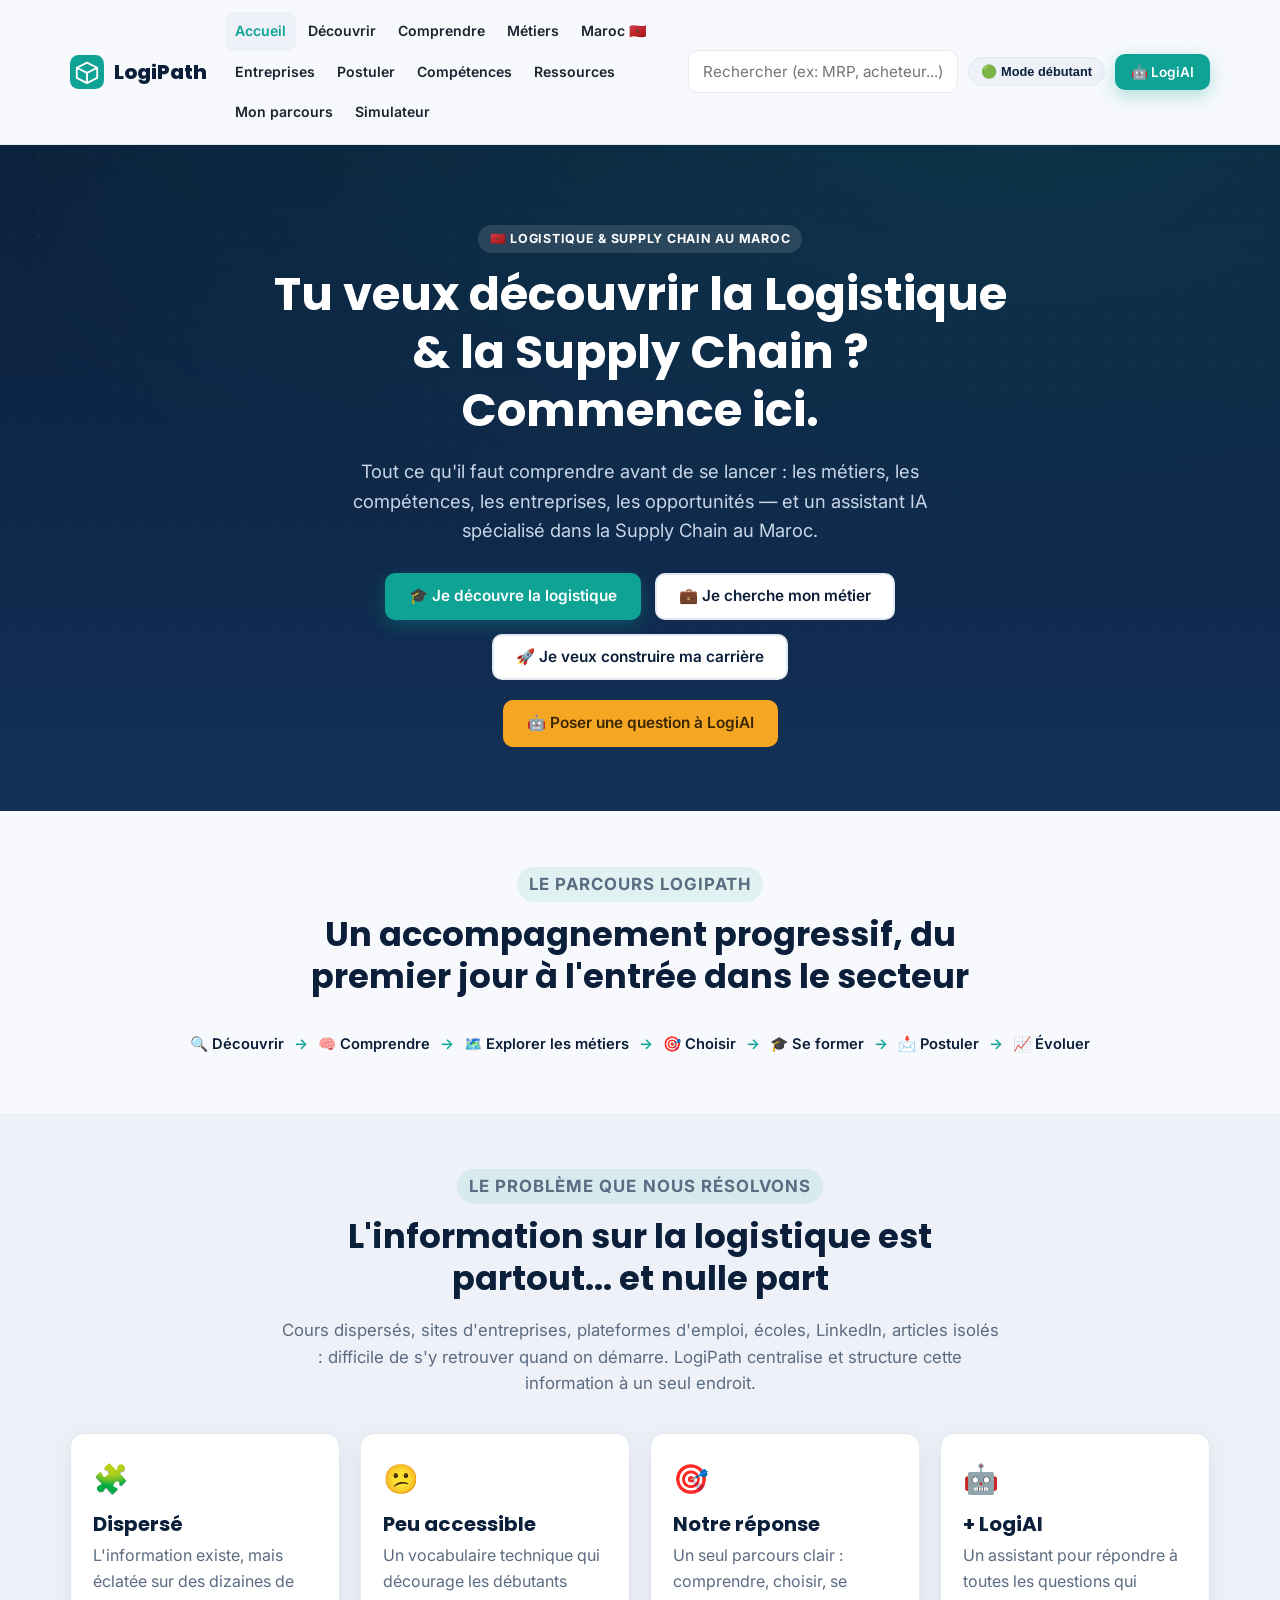
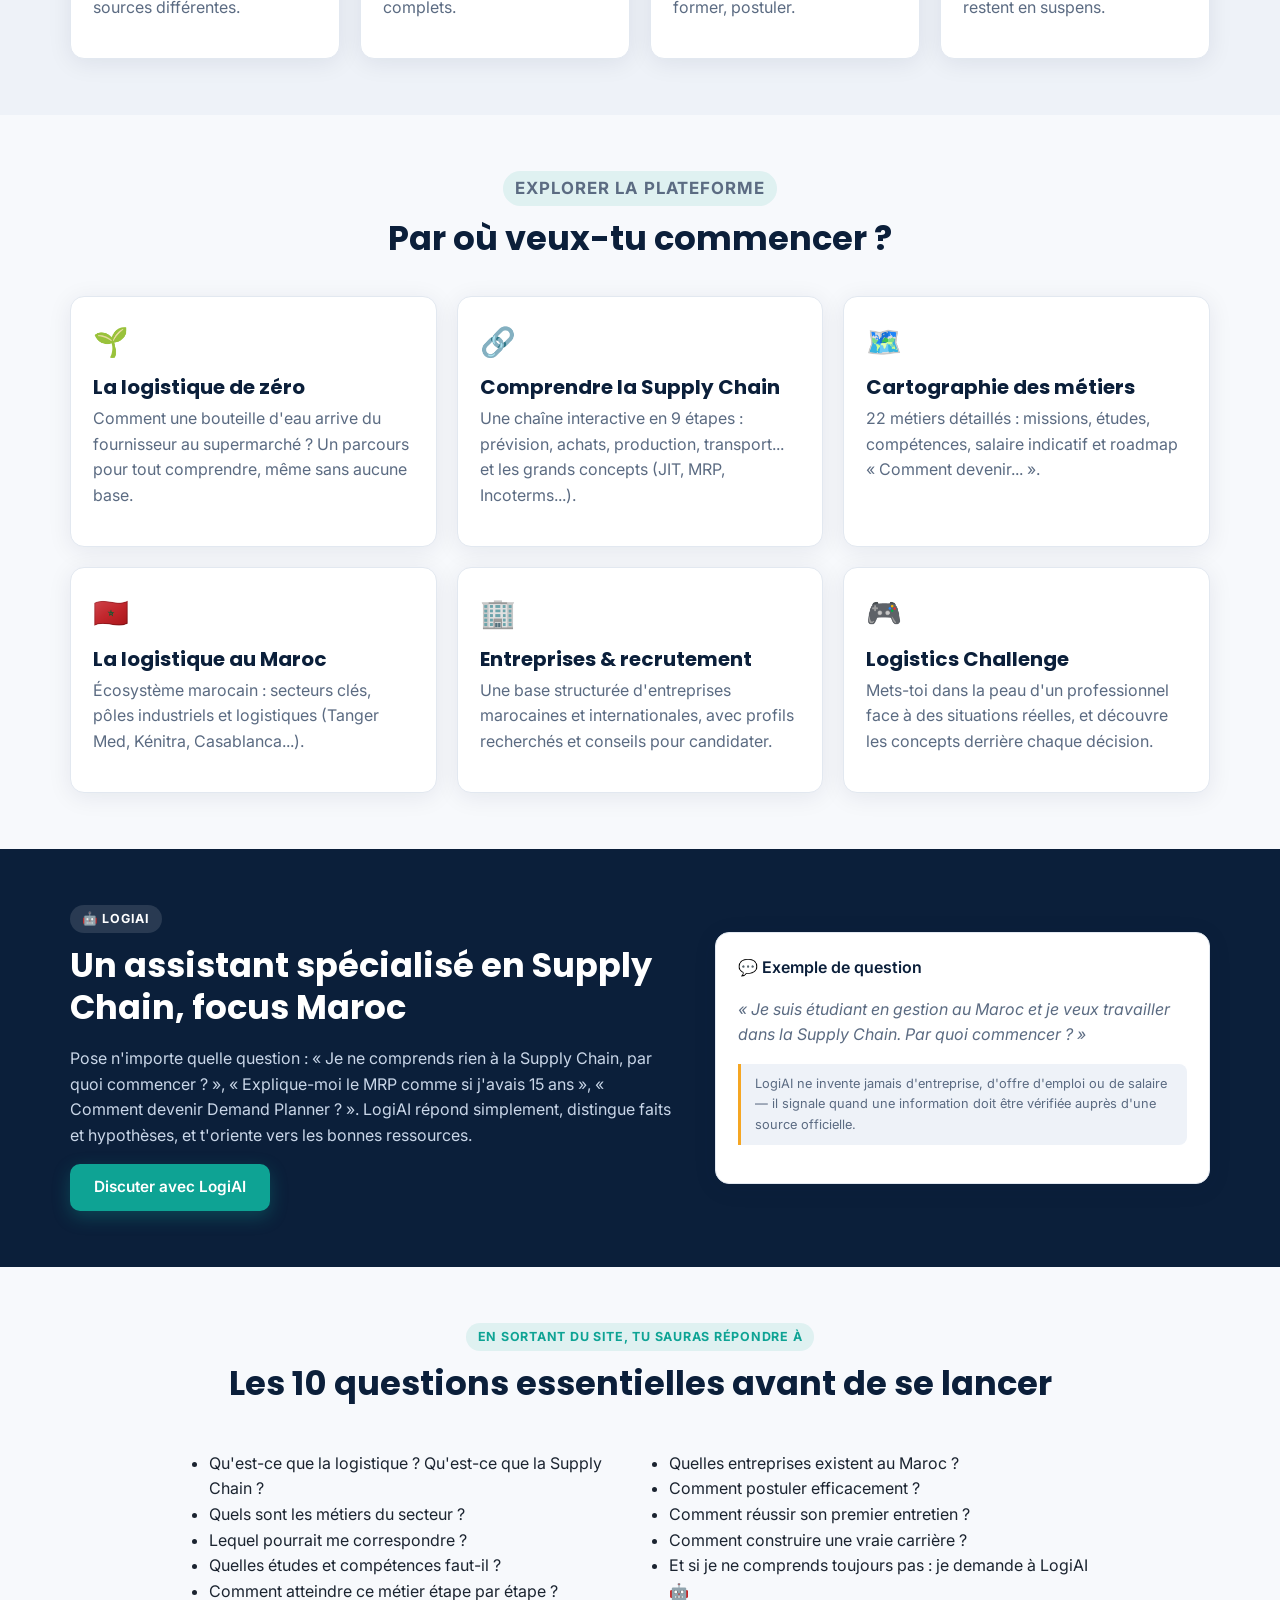
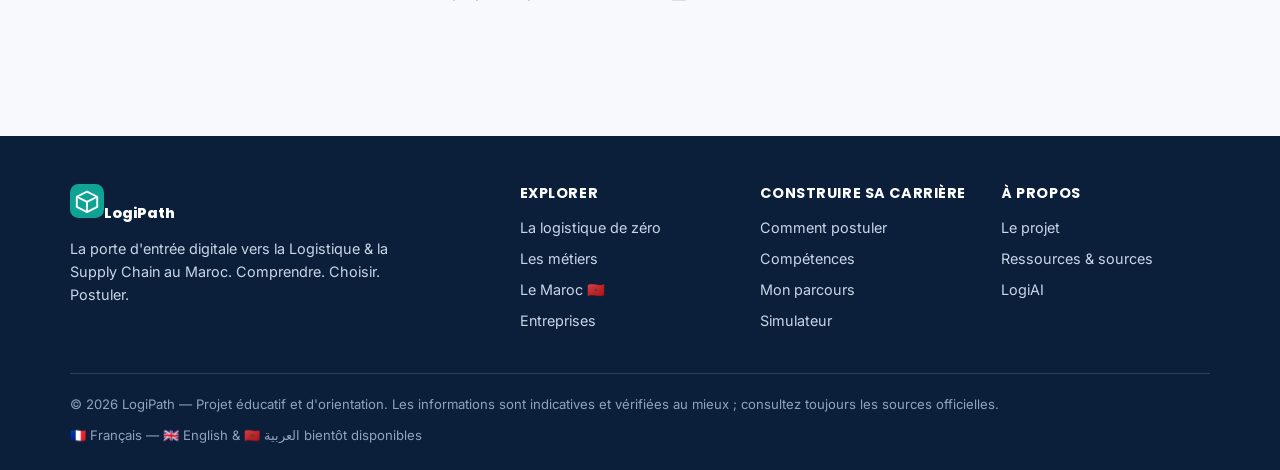
<file: index.html>
<!doctype html>
<html lang="fr">
<head>
<meta charset="UTF-8">
<meta name="viewport" content="width=device-width, initial-scale=1">
<title>LogiPath — Découvrir la Logistique &amp; la Supply Chain au Maroc</title>
<meta name="description" content="LogiPath centralise tout ce qu'il faut savoir pour comprendre la logistique, choisir son métier, se former et postuler dans la Supply Chain au Maroc, avec l'assistant LogiAI.">
<link rel="icon" href="assets/img/favicon.svg" type="image/svg+xml">
<link rel="preconnect" href="https://fonts.googleapis.com">
<link href="https://fonts.googleapis.com/css2?family=Inter:wght@400;500;600;700&family=Poppins:wght@600;700;800&display=swap" rel="stylesheet">
<link rel="stylesheet" href="assets/css/style.css">
</head>
<body data-page="accueil">
<header class="site-header" id="site-header"></header>

<section class="hero">
  <div class="container hero-inner">
    <p class="eyebrow" style="background:rgba(255,255,255,.12); color:#fff;">🇲🇦 Logistique &amp; Supply Chain au Maroc</p>
    <h1>Tu veux découvrir la Logistique &amp; la Supply Chain ?<br>Commence ici.</h1>
    <p class="lead">Tout ce qu'il faut comprendre avant de se lancer : les métiers, les compétences, les entreprises, les opportunités — et un assistant IA spécialisé dans la Supply Chain au Maroc.</p>
    <div class="hero-actions">
      <a href="decouvrir.html" class="btn btn-primary">🎓 Je découvre la logistique</a>
      <a href="metiers.html" class="btn btn-outline" style="background:#fff;">💼 Je cherche mon métier</a>
      <a href="parcours.html" class="btn btn-outline" style="background:#fff;">🚀 Je veux construire ma carrière</a>
    </div>
    <div class="hero-ai">
      <a href="logiai.html" class="btn btn-amber">🤖 Poser une question à LogiAI</a>
    </div>
  </div>
</section>

<section>
  <div class="container">
    <div class="section-head">
      <p class="eyebrow">Le parcours LogiPath</p>
      <h2>Un accompagnement progressif, du premier jour à l'entrée dans le secteur</h2>
    </div>
    <div class="path-steps">
      <span>🔍 Découvrir</span><span class="sep">→</span>
      <span>🧠 Comprendre</span><span class="sep">→</span>
      <span>🗺️ Explorer les métiers</span><span class="sep">→</span>
      <span>🎯 Choisir</span><span class="sep">→</span>
      <span>🎓 Se former</span><span class="sep">→</span>
      <span>📩 Postuler</span><span class="sep">→</span>
      <span>📈 Évoluer</span>
    </div>
  </div>
</section>

<section style="background:var(--bg-alt);">
  <div class="container">
    <div class="section-head">
      <p class="eyebrow">Le problème que nous résolvons</p>
      <h2>L'information sur la logistique est partout... et nulle part</h2>
      <p>Cours dispersés, sites d'entreprises, plateformes d'emploi, écoles, LinkedIn, articles isolés : difficile de s'y retrouver quand on démarre. LogiPath centralise et structure cette information à un seul endroit.</p>
    </div>
    <div class="grid grid-4">
      <div class="card"><span class="icon">🧩</span><h3>Dispersé</h3><p class="muted">L'information existe, mais éclatée sur des dizaines de sources différentes.</p></div>
      <div class="card"><span class="icon">😕</span><h3>Peu accessible</h3><p class="muted">Un vocabulaire technique qui décourage les débutants complets.</p></div>
      <div class="card"><span class="icon">🎯</span><h3>Notre réponse</h3><p class="muted">Un seul parcours clair : comprendre, choisir, se former, postuler.</p></div>
      <div class="card"><span class="icon">🤖</span><h3>+ LogiAI</h3><p class="muted">Un assistant pour répondre à toutes les questions qui restent en suspens.</p></div>
    </div>
  </div>
</section>

<section>
  <div class="container">
    <div class="section-head">
      <p class="eyebrow">Explorer la plateforme</p>
      <h2>Par où veux-tu commencer ?</h2>
    </div>
    <div class="grid grid-3">
      <a href="decouvrir.html" class="card clickable">
        <span class="icon">🌱</span><h3>La logistique de zéro</h3>
        <p class="muted">Comment une bouteille d'eau arrive du fournisseur au supermarché ? Un parcours pour tout comprendre, même sans aucune base.</p>
      </a>
      <a href="comprendre.html" class="card clickable">
        <span class="icon">🔗</span><h3>Comprendre la Supply Chain</h3>
        <p class="muted">Une chaîne interactive en 9 étapes : prévision, achats, production, transport... et les grands concepts (JIT, MRP, Incoterms...).</p>
      </a>
      <a href="metiers.html" class="card clickable">
        <span class="icon">🗺️</span><h3>Cartographie des métiers</h3>
        <p class="muted">22 métiers détaillés : missions, études, compétences, salaire indicatif et roadmap « Comment devenir... ».</p>
      </a>
      <a href="maroc.html" class="card clickable">
        <span class="icon">🇲🇦</span><h3>La logistique au Maroc</h3>
        <p class="muted">Écosystème marocain : secteurs clés, pôles industriels et logistiques (Tanger Med, Kénitra, Casablanca...).</p>
      </a>
      <a href="entreprises.html" class="card clickable">
        <span class="icon">🏢</span><h3>Entreprises &amp; recrutement</h3>
        <p class="muted">Une base structurée d'entreprises marocaines et internationales, avec profils recherchés et conseils pour candidater.</p>
      </a>
      <a href="simulateur.html" class="card clickable">
        <span class="icon">🎮</span><h3>Logistics Challenge</h3>
        <p class="muted">Mets-toi dans la peau d'un professionnel face à des situations réelles, et découvre les concepts derrière chaque décision.</p>
      </a>
    </div>
  </div>
</section>

<section style="background:var(--navy); color:#fff;">
  <div class="container two-col">
    <div>
      <p class="eyebrow" style="background:rgba(255,255,255,.12); color:#fff;">🤖 LogiAI</p>
      <h2 style="color:#fff;">Un assistant spécialisé en Supply Chain, focus Maroc</h2>
      <p style="color:#C9D6E8;">Pose n'importe quelle question : « Je ne comprends rien à la Supply Chain, par quoi commencer ? », « Explique-moi le MRP comme si j'avais 15 ans », « Comment devenir Demand Planner ? ». LogiAI répond simplement, distingue faits et hypothèses, et t'oriente vers les bonnes ressources.</p>
      <a href="logiai.html" class="btn btn-primary">Discuter avec LogiAI</a>
    </div>
    <div class="card" style="background:#fff;">
      <p style="font-weight:600; color:var(--navy);">💬 Exemple de question</p>
      <p class="muted" style="font-style:italic;">« Je suis étudiant en gestion au Maroc et je veux travailler dans la Supply Chain. Par quoi commencer ? »</p>
      <div class="source-note">LogiAI ne invente jamais d'entreprise, d'offre d'emploi ou de salaire — il signale quand une information doit être vérifiée auprès d'une source officielle.</div>
    </div>
  </div>
</section>

<section>
  <div class="container center">
    <p class="eyebrow">En sortant du site, tu sauras répondre à</p>
    <h2>Les 10 questions essentielles avant de se lancer</h2>
    <div class="grid grid-2" style="text-align:left; max-width:900px; margin:30px auto 0;">
      <ul>
        <li>Qu'est-ce que la logistique ? Qu'est-ce que la Supply Chain ?</li>
        <li>Quels sont les métiers du secteur ?</li>
        <li>Lequel pourrait me correspondre ?</li>
        <li>Quelles études et compétences faut-il ?</li>
        <li>Comment atteindre ce métier étape par étape ?</li>
      </ul>
      <ul>
        <li>Quelles entreprises existent au Maroc ?</li>
        <li>Comment postuler efficacement ?</li>
        <li>Comment réussir son premier entretien ?</li>
        <li>Comment construire une vraie carrière ?</li>
        <li>Et si je ne comprends toujours pas : je demande à LogiAI 🤖</li>
      </ul>
    </div>
  </div>
</section>

<footer class="site-footer" id="site-footer"></footer>

<script src="assets/js/data.js"></script>
<script src="assets/js/main.js"></script>
</body>
</html>
</file>
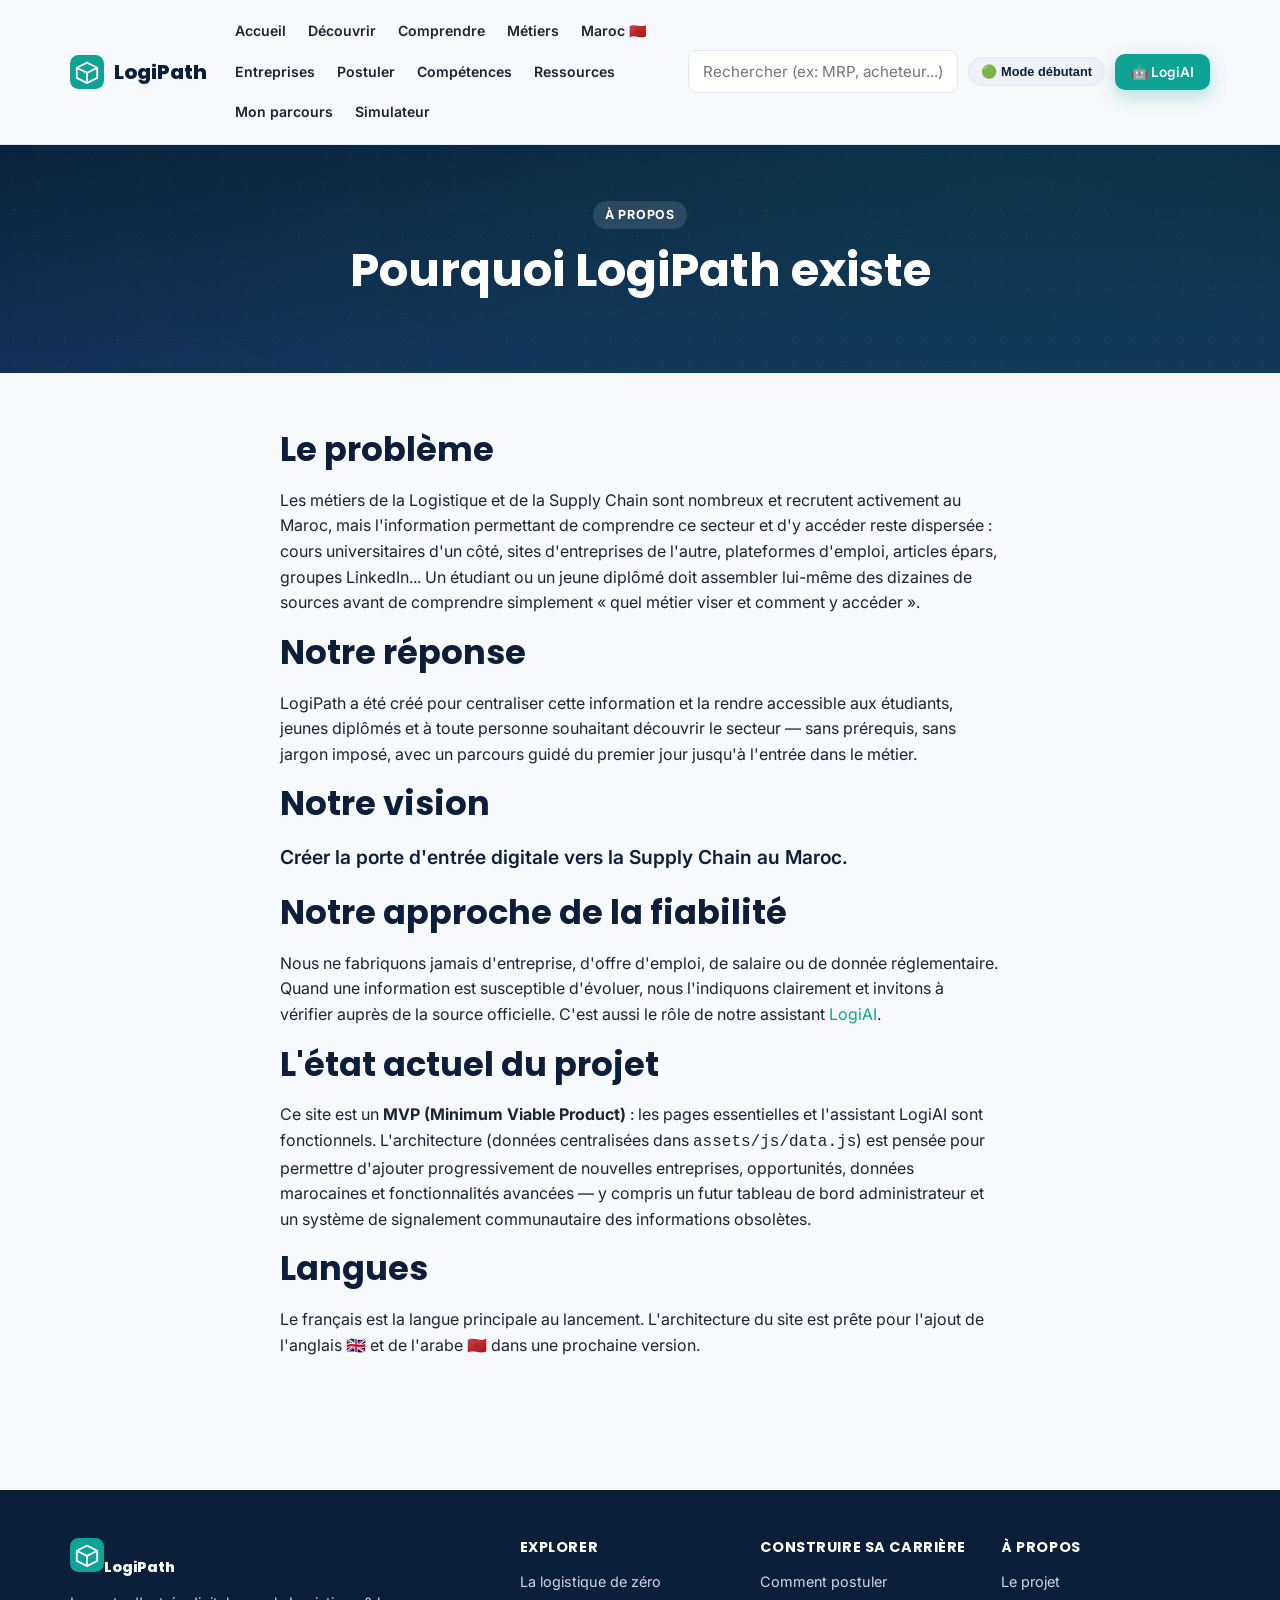
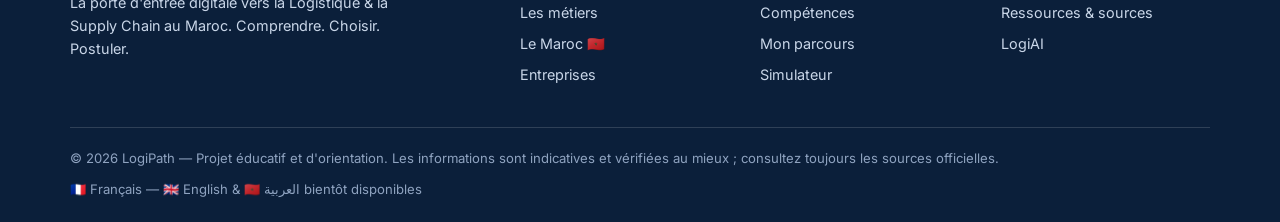
<file: apropos.html>
<!doctype html>
<html lang="fr">
<head>
<meta charset="UTF-8">
<meta name="viewport" content="width=device-width, initial-scale=1">
<title>À propos — LogiPath</title>
<meta name="description" content="LogiPath : la porte d'entrée digitale vers la Supply Chain au Maroc. Pourquoi ce projet existe et sa vision.">
<link rel="icon" href="assets/img/favicon.svg" type="image/svg+xml">
<link href="https://fonts.googleapis.com/css2?family=Inter:wght@400;500;600;700&family=Poppins:wght@600;700;800&display=swap" rel="stylesheet">
<link rel="stylesheet" href="assets/css/style.css">
</head>
<body data-page="apropos">
<header class="site-header" id="site-header"></header>

<section class="hero" style="padding:56px 0;">
  <div class="container hero-inner">
    <p class="eyebrow" style="background:rgba(255,255,255,.12); color:#fff;">À propos</p>
    <h1 style="color:#fff;">Pourquoi LogiPath existe</h1>
  </div>
</section>

<section>
  <div class="container" style="max-width:760px;">
    <h2>Le problème</h2>
    <p>Les métiers de la Logistique et de la Supply Chain sont nombreux et recrutent activement au Maroc, mais l'information permettant de comprendre ce secteur et d'y accéder reste dispersée : cours universitaires d'un côté, sites d'entreprises de l'autre, plateformes d'emploi, articles épars, groupes LinkedIn... Un étudiant ou un jeune diplômé doit assembler lui-même des dizaines de sources avant de comprendre simplement « quel métier viser et comment y accéder ».</p>

    <h2>Notre réponse</h2>
    <p>LogiPath a été créé pour centraliser cette information et la rendre accessible aux étudiants, jeunes diplômés et à toute personne souhaitant découvrir le secteur — sans prérequis, sans jargon imposé, avec un parcours guidé du premier jour jusqu'à l'entrée dans le métier.</p>

    <h2>Notre vision</h2>
    <p style="font-size:1.2rem; font-weight:600; color:var(--navy);">Créer la porte d'entrée digitale vers la Supply Chain au Maroc.</p>

    <h2>Notre approche de la fiabilité</h2>
    <p>Nous ne fabriquons jamais d'entreprise, d'offre d'emploi, de salaire ou de donnée réglementaire. Quand une information est susceptible d'évoluer, nous l'indiquons clairement et invitons à vérifier auprès de la source officielle. C'est aussi le rôle de notre assistant <a href="logiai.html">LogiAI</a>.</p>

    <h2>L'état actuel du projet</h2>
    <p>Ce site est un <strong>MVP (Minimum Viable Product)</strong> : les pages essentielles et l'assistant LogiAI sont fonctionnels. L'architecture (données centralisées dans <code>assets/js/data.js</code>) est pensée pour permettre d'ajouter progressivement de nouvelles entreprises, opportunités, données marocaines et fonctionnalités avancées — y compris un futur tableau de bord administrateur et un système de signalement communautaire des informations obsolètes.</p>

    <h2>Langues</h2>
    <p>Le français est la langue principale au lancement. L'architecture du site est prête pour l'ajout de l'anglais 🇬🇧 et de l'arabe 🇲🇦 dans une prochaine version.</p>
  </div>
</section>

<footer class="site-footer" id="site-footer"></footer>

<script src="assets/js/data.js"></script>
<script src="assets/js/main.js"></script>
</body>
</html>
</file>
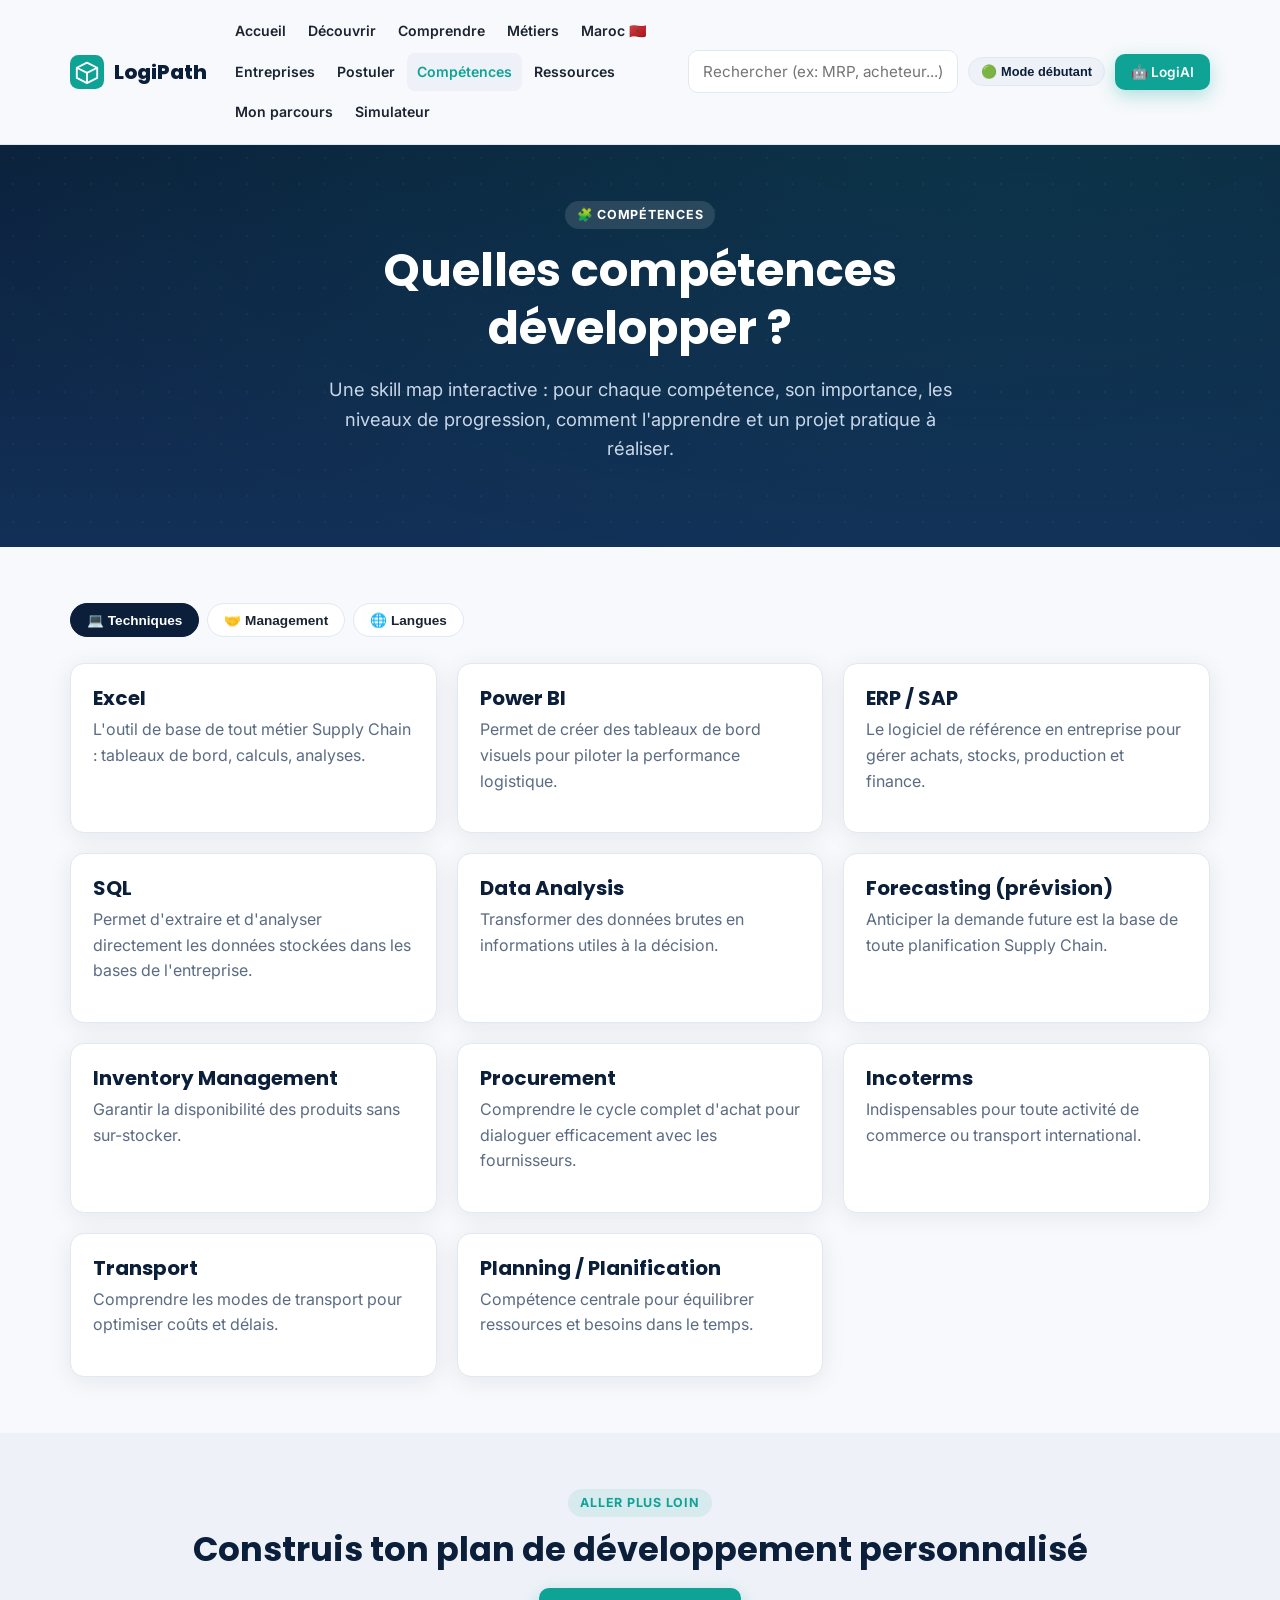
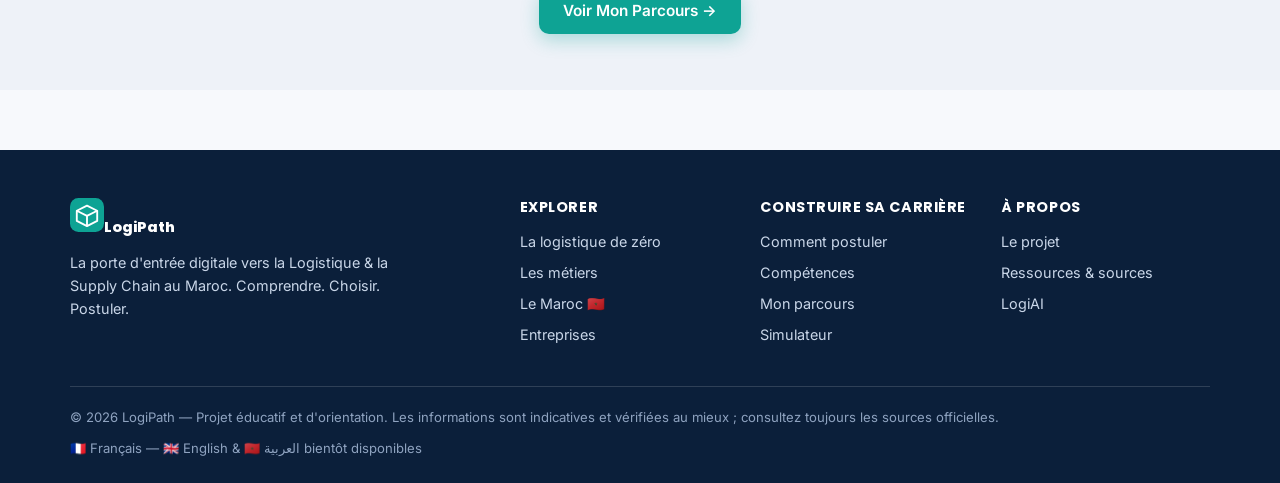
<file: competences.html>
<!doctype html>
<html lang="fr">
<head>
<meta charset="UTF-8">
<meta name="viewport" content="width=device-width, initial-scale=1">
<title>Compétences à développer — LogiPath</title>
<meta name="description" content="Skill map interactive des compétences techniques, managériales et linguistiques pour réussir en Supply Chain.">
<link rel="icon" href="assets/img/favicon.svg" type="image/svg+xml">
<link href="https://fonts.googleapis.com/css2?family=Inter:wght@400;500;600;700&family=Poppins:wght@600;700;800&display=swap" rel="stylesheet">
<link rel="stylesheet" href="assets/css/style.css">
</head>
<body data-page="competences">
<header class="site-header" id="site-header"></header>

<section class="hero" style="padding:56px 0;">
  <div class="container hero-inner">
    <p class="eyebrow" style="background:rgba(255,255,255,.12); color:#fff;">🧩 Compétences</p>
    <h1 style="color:#fff;">Quelles compétences développer ?</h1>
    <p class="lead">Une skill map interactive : pour chaque compétence, son importance, les niveaux de progression, comment l'apprendre et un projet pratique à réaliser.</p>
  </div>
</section>

<section>
  <div class="container">
    <div class="filter-bar" id="skillFilters">
      <button class="filter-chip active" data-cat="technical">💻 Techniques</button>
      <button class="filter-chip" data-cat="management">🤝 Management</button>
      <button class="filter-chip" data-cat="languages">🌐 Langues</button>
    </div>
    <div class="grid grid-3" id="skillGrid"></div>
  </div>
</section>

<section class="center" style="background:var(--bg-alt);">
  <div class="container">
    <p class="eyebrow">Aller plus loin</p>
    <h2>Construis ton plan de développement personnalisé</h2>
    <a href="parcours.html" class="btn btn-primary">Voir Mon Parcours →</a>
  </div>
</section>

<footer class="site-footer" id="site-footer"></footer>

<script src="assets/js/data.js"></script>
<script src="assets/js/main.js"></script>
<script>
function renderSkills(cat){
  const grid = document.getElementById("skillGrid");
  const list = SKILLS[cat];
  grid.innerHTML = list.map(s => `
    <div class="card clickable" data-cat="${cat}" data-id="${s.id}">
      <h3>${s.name}</h3>
      <p class="muted">${s.why}</p>
    </div>`).join("");
  grid.querySelectorAll(".card").forEach(c => c.addEventListener("click", () => {
    const s = SKILLS[c.dataset.cat].find(x=>x.id===c.dataset.id);
    openModal(`
      <h3>${s.name}</h3>
      <p>${s.why}</p>
      <div class="modal-section"><h4>🟢 Niveau débutant</h4><p class="muted">${s.beginner}</p></div>
      <div class="modal-section"><h4>🟠 Niveau intermédiaire</h4><p class="muted">${s.intermediate}</p></div>
      <div class="modal-section"><h4>🔴 Niveau avancé</h4><p class="muted">${s.advanced}</p></div>
      <div class="modal-section"><h4>Comment l'apprendre ?</h4><p class="muted">${s.learn}</p></div>
      <div class="modal-section"><h4>🛠️ Projet pratique à réaliser</h4><p class="muted">${s.project}</p></div>
    `);
  }));
}

document.getElementById("skillFilters").addEventListener("click", (e) => {
  if(e.target.tagName !== "BUTTON") return;
  document.querySelectorAll("#skillFilters .filter-chip").forEach(b=>b.classList.remove("active"));
  e.target.classList.add("active");
  renderSkills(e.target.dataset.cat);
});

renderSkills("technical");

const params = new URLSearchParams(location.search);
const openId = params.get("open");
if(openId){
  for(const cat of ["technical","management","languages"]){
    const s = SKILLS[cat].find(x=>x.id===openId);
    if(s){
      document.querySelectorAll("#skillFilters .filter-chip").forEach(b=>b.classList.toggle("active", b.dataset.cat===cat));
      renderSkills(cat);
      document.querySelector(`.card[data-id="${openId}"]`)?.click();
      break;
    }
  }
}
</script>
</body>
</html>
</file>
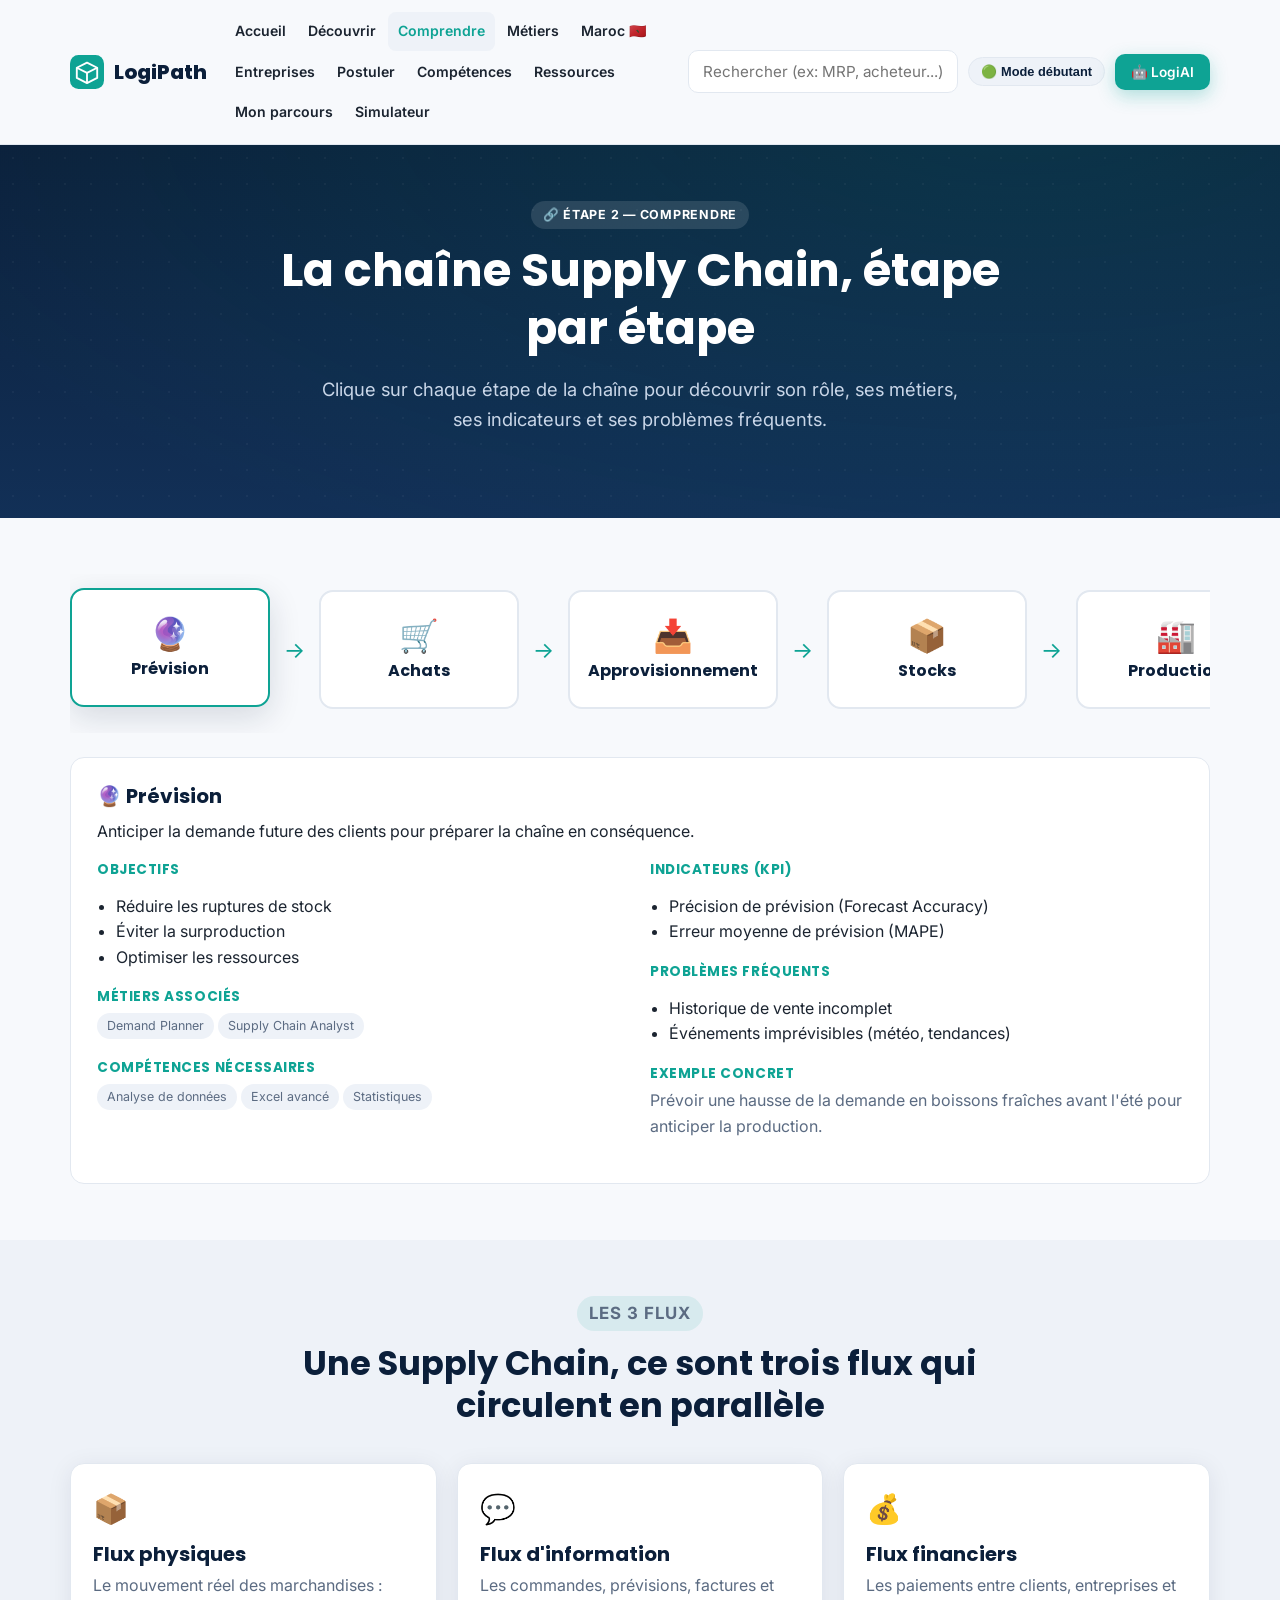
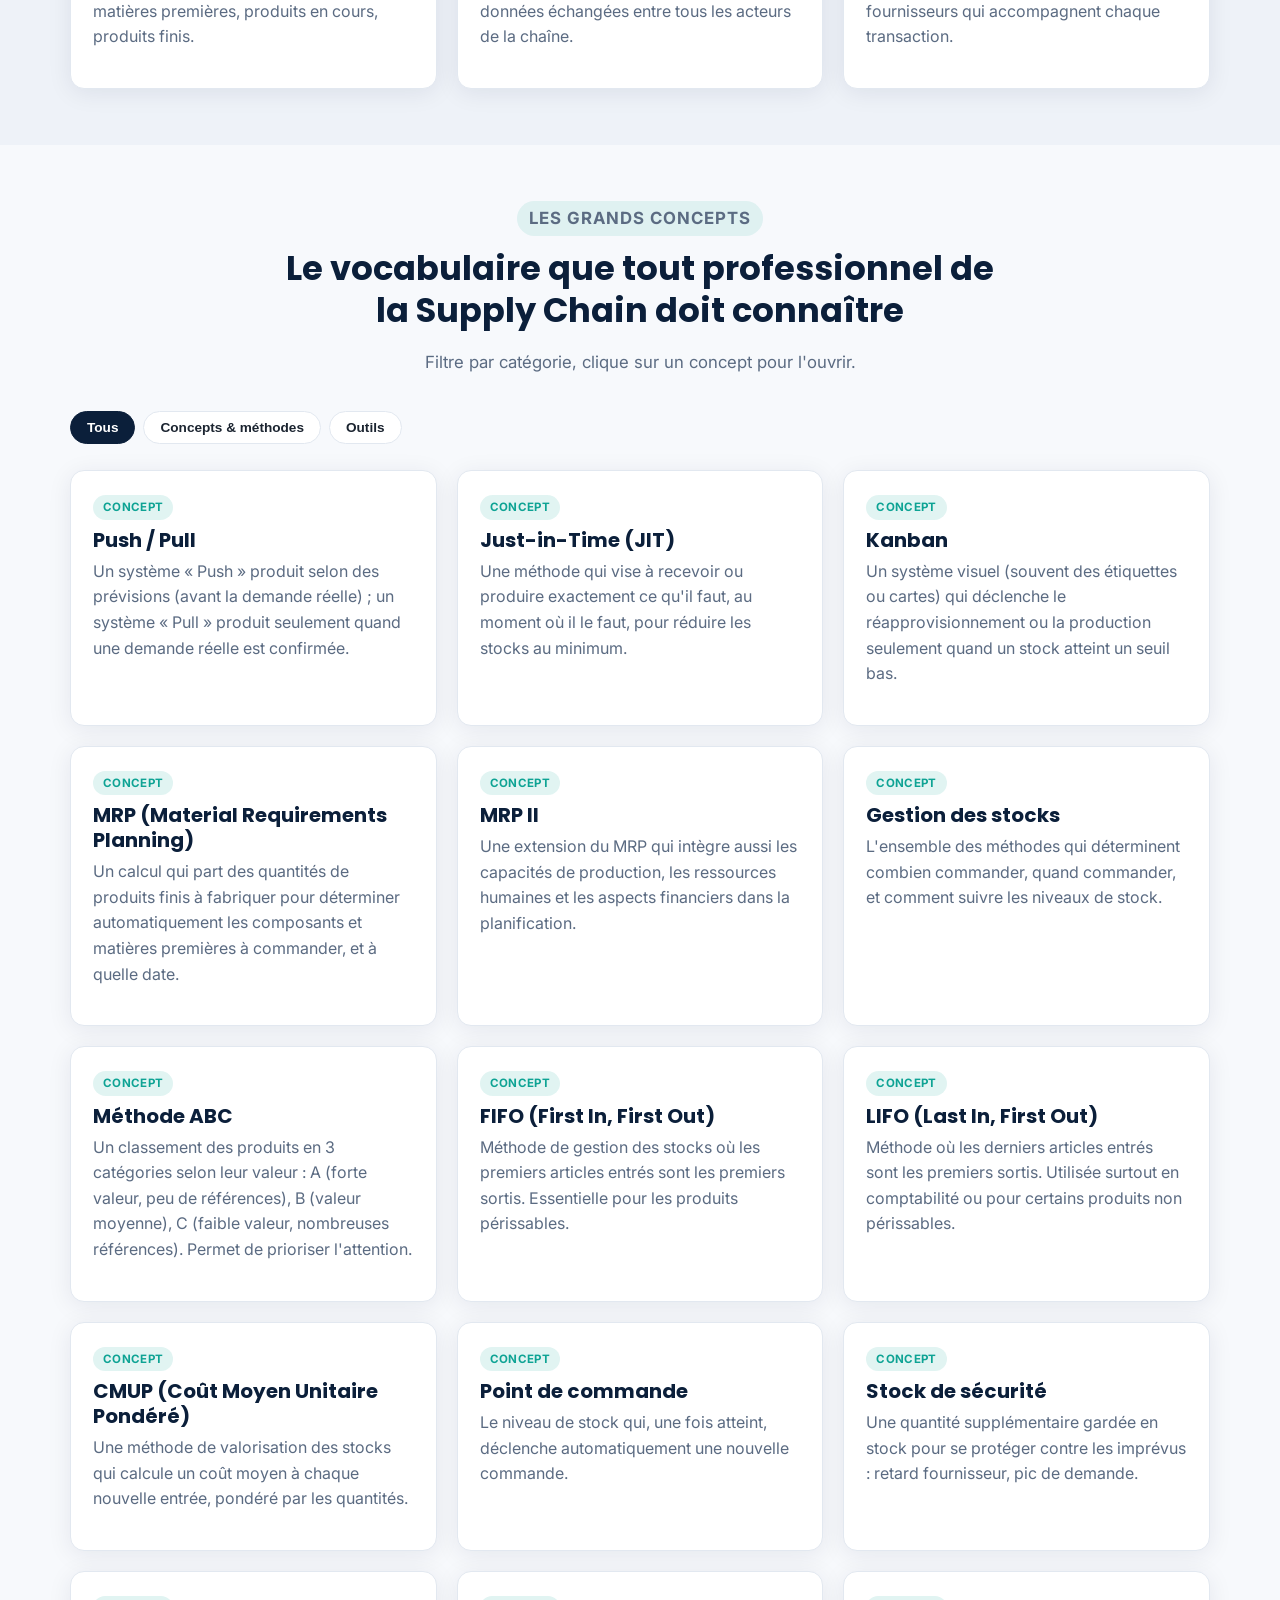
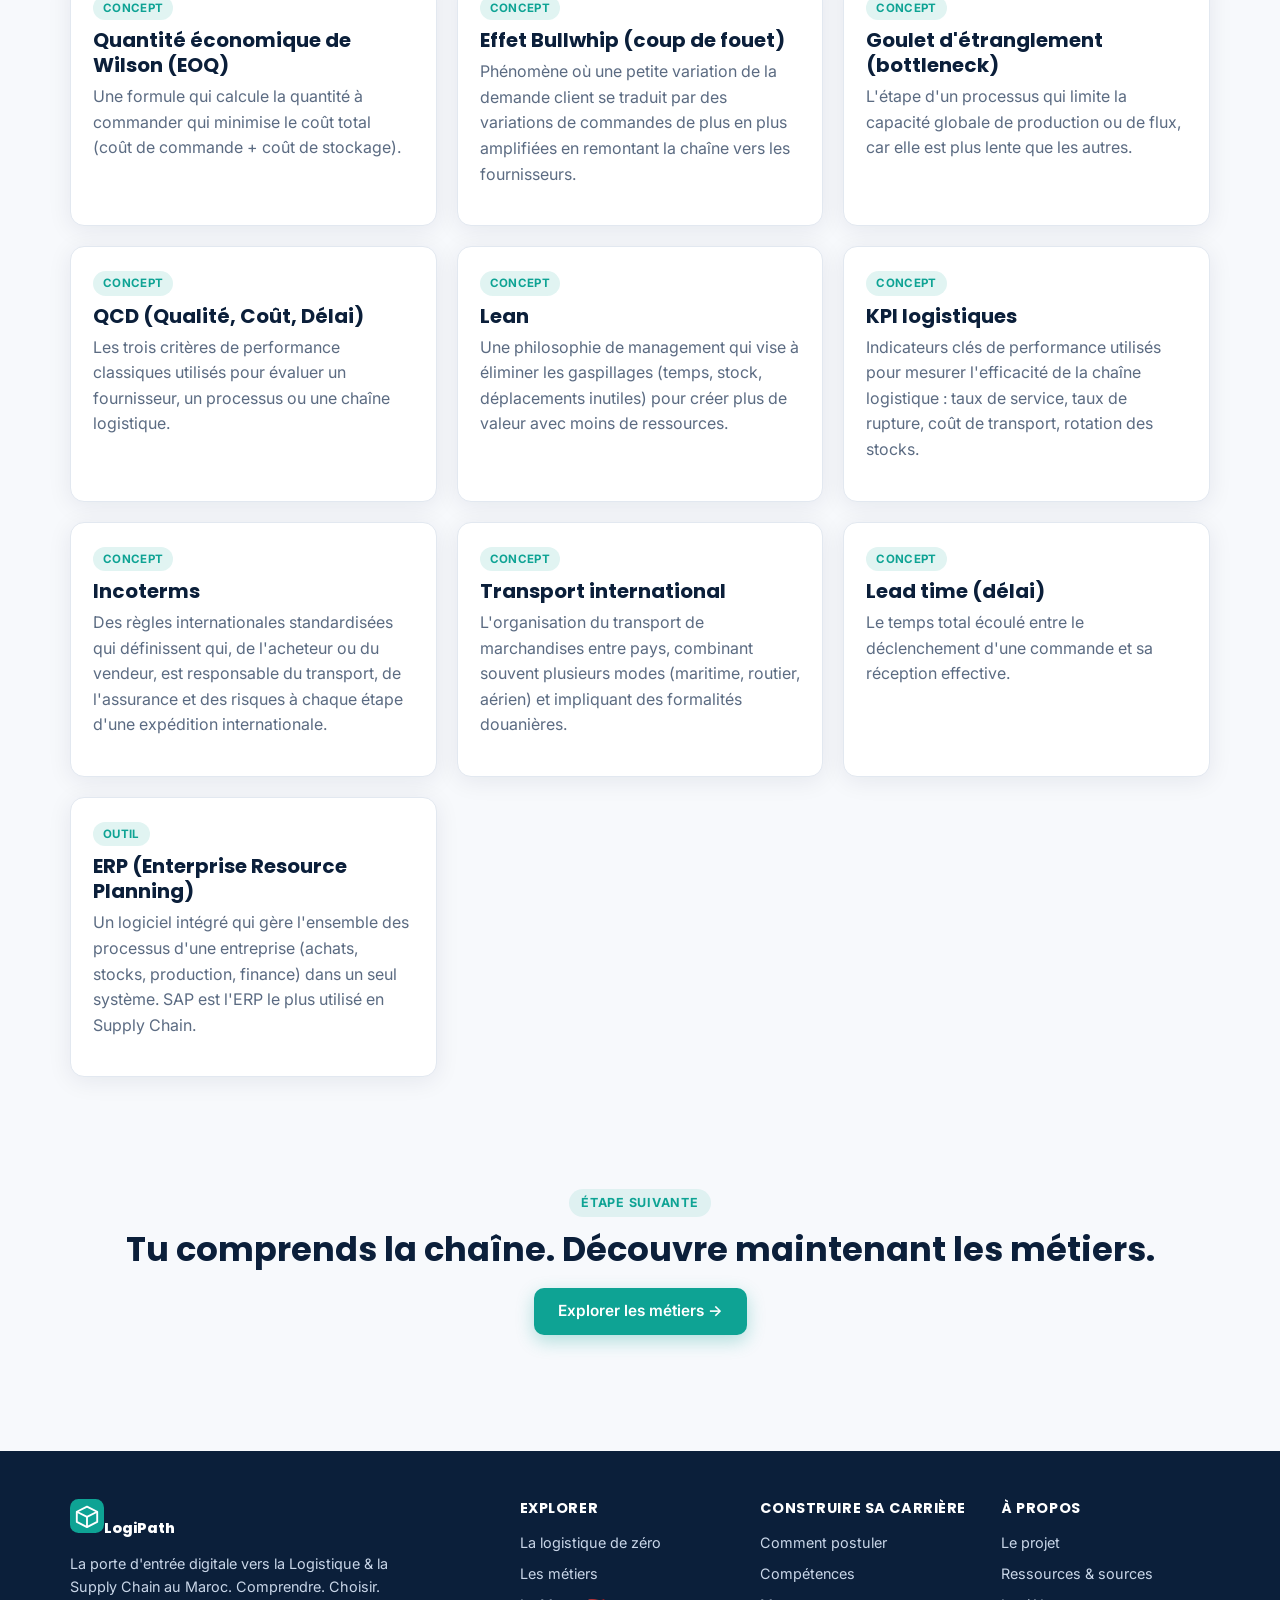
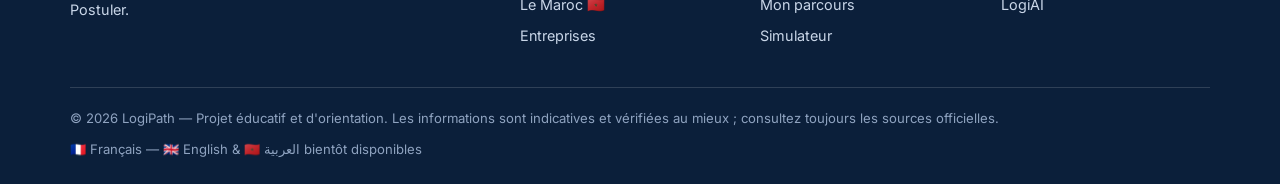
<file: comprendre.html>
<!doctype html>
<html lang="fr">
<head>
<meta charset="UTF-8">
<meta name="viewport" content="width=device-width, initial-scale=1">
<title>Comprendre la Supply Chain — LogiPath</title>
<meta name="description" content="Chaîne Supply Chain interactive et grands concepts (JIT, MRP, Incoterms, Bullwhip...) expliqués simplement.">
<link rel="icon" href="assets/img/favicon.svg" type="image/svg+xml">
<link href="https://fonts.googleapis.com/css2?family=Inter:wght@400;500;600;700&family=Poppins:wght@600;700;800&display=swap" rel="stylesheet">
<link rel="stylesheet" href="assets/css/style.css">
</head>
<body data-page="comprendre">
<header class="site-header" id="site-header"></header>

<section class="hero" style="padding:56px 0;">
  <div class="container hero-inner">
    <p class="eyebrow" style="background:rgba(255,255,255,.12); color:#fff;">🔗 Étape 2 — Comprendre</p>
    <h1 style="color:#fff;">La chaîne Supply Chain, étape par étape</h1>
    <p class="lead">Clique sur chaque étape de la chaîne pour découvrir son rôle, ses métiers, ses indicateurs et ses problèmes fréquents.</p>
  </div>
</section>

<section>
  <div class="container">
    <div class="flow-track" id="chainTrack"></div>
    <div class="flow-detail" id="chainDetail"></div>
  </div>
</section>

<section style="background:var(--bg-alt);">
  <div class="container">
    <div class="section-head">
      <p class="eyebrow">Les 3 flux</p>
      <h2>Une Supply Chain, ce sont trois flux qui circulent en parallèle</h2>
    </div>
    <div class="grid grid-3">
      <div class="card"><span class="icon">📦</span><h3>Flux physiques</h3><p class="muted">Le mouvement réel des marchandises : matières premières, produits en cours, produits finis.</p></div>
      <div class="card"><span class="icon">💬</span><h3>Flux d'information</h3><p class="muted">Les commandes, prévisions, factures et données échangées entre tous les acteurs de la chaîne.</p></div>
      <div class="card"><span class="icon">💰</span><h3>Flux financiers</h3><p class="muted">Les paiements entre clients, entreprises et fournisseurs qui accompagnent chaque transaction.</p></div>
    </div>
  </div>
</section>

<section>
  <div class="container">
    <div class="section-head">
      <p class="eyebrow">Les grands concepts</p>
      <h2>Le vocabulaire que tout professionnel de la Supply Chain doit connaître</h2>
      <p>Filtre par catégorie, clique sur un concept pour l'ouvrir.</p>
    </div>
    <div class="filter-bar" id="conceptFilters">
      <button class="filter-chip active" data-cat="all">Tous</button>
      <button class="filter-chip" data-cat="concept">Concepts &amp; méthodes</button>
      <button class="filter-chip" data-cat="outil">Outils</button>
    </div>
    <div class="grid grid-3" id="conceptGrid"></div>
  </div>
</section>

<section class="center">
  <div class="container">
    <p class="eyebrow">Étape suivante</p>
    <h2>Tu comprends la chaîne. Découvre maintenant les métiers.</h2>
    <a href="metiers.html" class="btn btn-primary">Explorer les métiers →</a>
  </div>
</section>

<footer class="site-footer" id="site-footer"></footer>

<script src="assets/js/data.js"></script>
<script src="assets/js/main.js"></script>
<script>
function renderChain(){
  const track = document.getElementById("chainTrack");
  const detail = document.getElementById("chainDetail");
  track.innerHTML = CHAIN_STEPS.map((s,i) => `
    ${i>0 ? '<div class="flow-arrow">→</div>' : ''}
    <div class="flow-step" data-id="${s.id}"><span class="icon">${s.icon}</span><h3 style="font-size:1rem;">${s.title}</h3></div>
  `).join("");

  function open(id){
    track.querySelectorAll(".flow-step").forEach(x => x.classList.toggle("active", x.dataset.id===id));
    const s = CHAIN_STEPS.find(x => x.id === id);
    detail.innerHTML = `
      <h3>${s.icon} ${s.title}</h3>
      <p>${s.role}</p>
      <div class="grid grid-2">
        <div>
          <div class="modal-section"><h4>Objectifs</h4><ul>${s.objectifs.map(o=>`<li>${o}</li>`).join("")}</ul></div>
          <div class="modal-section"><h4>Métiers associés</h4>${s.metiers.map(m=>`<span class="tag">${m}</span>`).join("")}</div>
          <div class="modal-section"><h4>Compétences nécessaires</h4>${s.competences.map(m=>`<span class="tag">${m}</span>`).join("")}</div>
        </div>
        <div>
          <div class="modal-section"><h4>Indicateurs (KPI)</h4><ul>${s.indicateurs.map(o=>`<li>${o}</li>`).join("")}</ul></div>
          <div class="modal-section"><h4>Problèmes fréquents</h4><ul>${s.problemes.map(o=>`<li>${o}</li>`).join("")}</ul></div>
          <div class="modal-section"><h4>Exemple concret</h4><p class="muted">${s.exemple}</p></div>
        </div>
      </div>`;
    detail.classList.add("show");
  }

  track.querySelectorAll(".flow-step").forEach(el => el.addEventListener("click", () => open(el.dataset.id)));

  const params = new URLSearchParams(location.search);
  const openId = params.get("open");
  open(CHAIN_STEPS.some(s=>s.id===openId) ? openId : CHAIN_STEPS[0].id);
  if(openId) document.getElementById("chainTrack").scrollIntoView({behavior:"smooth", block:"center"});
}

function renderConcepts(filter){
  const grid = document.getElementById("conceptGrid");
  const list = GLOSSARY.filter(g => g.category !== "base" && (filter==="all" || g.category===filter));
  grid.innerHTML = list.map(g => `
    <div class="card clickable" data-id="${g.id}">
      <span class="badge badge-teal">${g.category==="outil"?"Outil":"Concept"}</span>
      <h3 style="margin-top:8px;">${g.term}</h3>
      <p class="muted">${g.def}</p>
    </div>`).join("");
  grid.querySelectorAll(".card").forEach(c => c.addEventListener("click", () => {
    const g = GLOSSARY.find(x => x.id === c.dataset.id);
    openModal(`<h3>${g.term}</h3><p>${g.def}</p><div class="modal-section"><h4>Exemple concret</h4><p class="muted">${g.example}</p></div>`);
  }));
}

document.getElementById("conceptFilters").addEventListener("click", (e) => {
  if(e.target.tagName !== "BUTTON") return;
  document.querySelectorAll("#conceptFilters .filter-chip").forEach(b=>b.classList.remove("active"));
  e.target.classList.add("active");
  renderConcepts(e.target.dataset.cat);
});

renderChain();
renderConcepts("all");
</script>
</body>
</html>
</file>
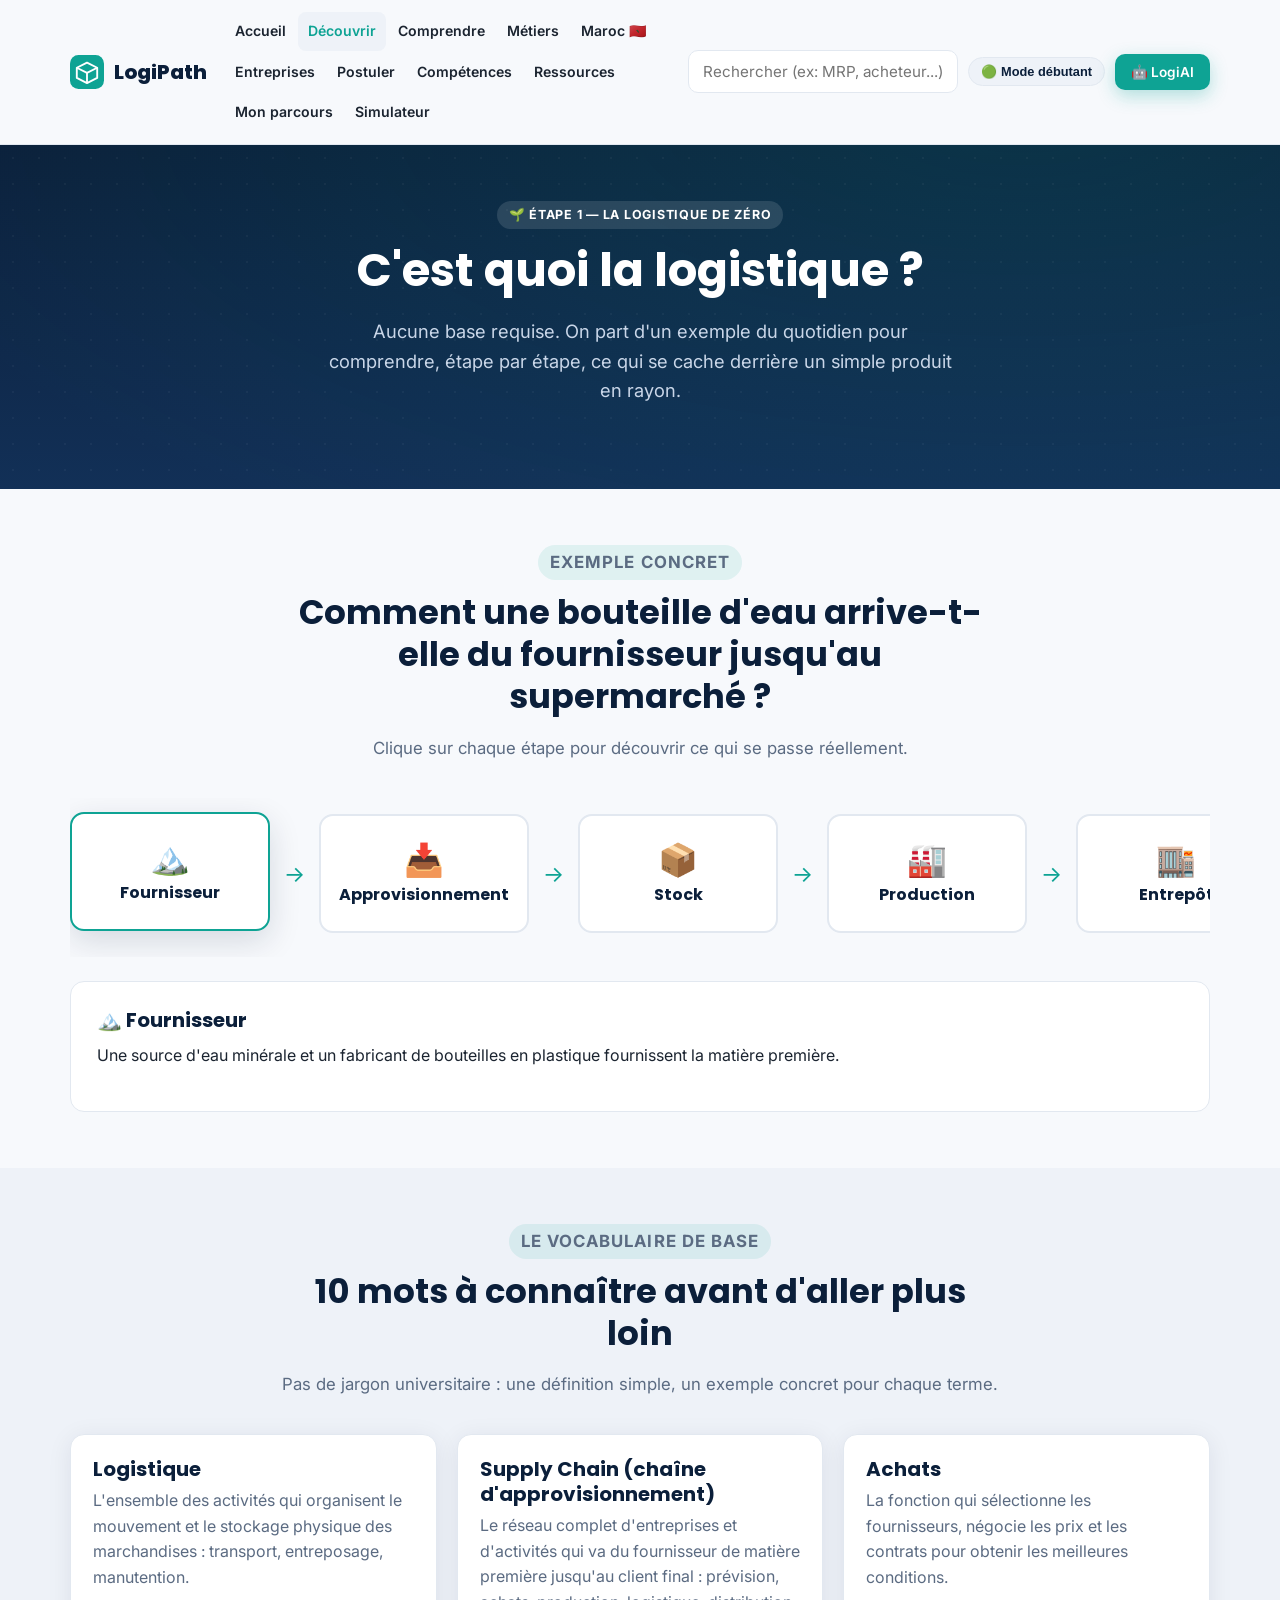
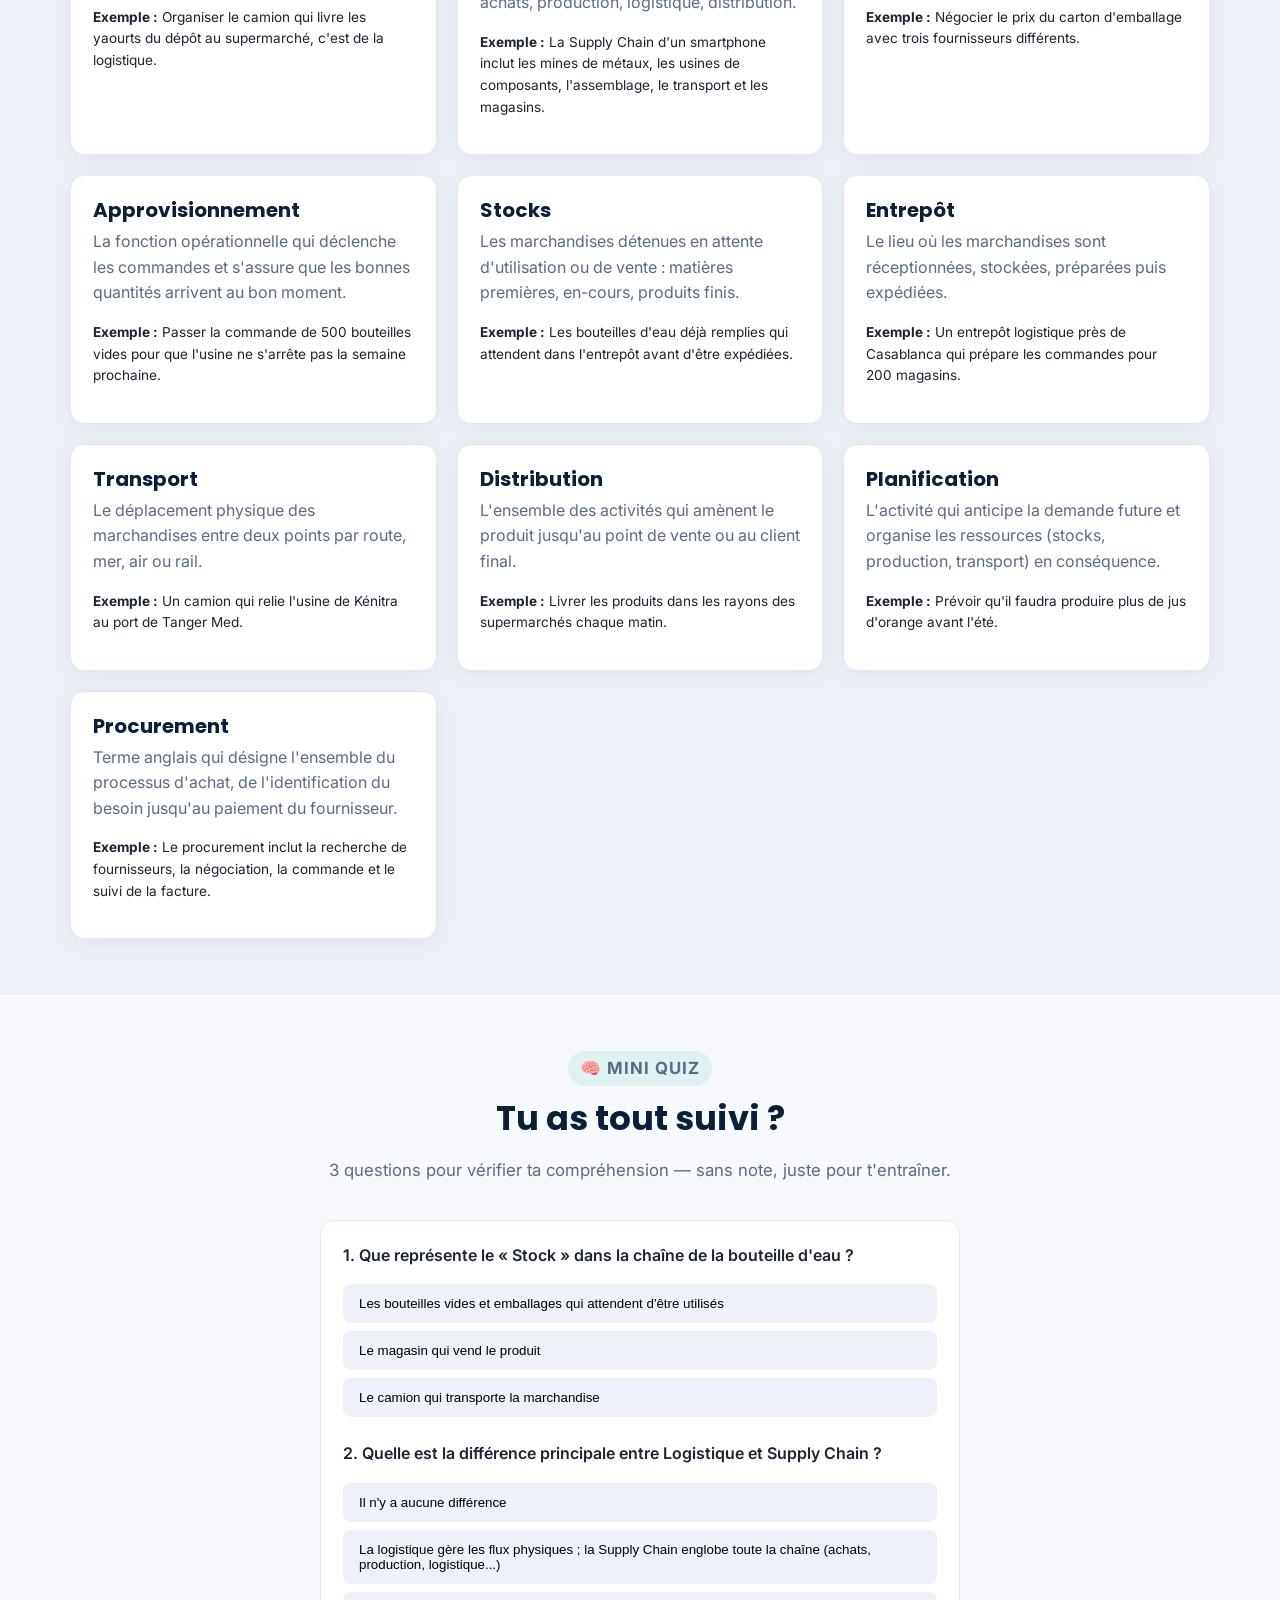
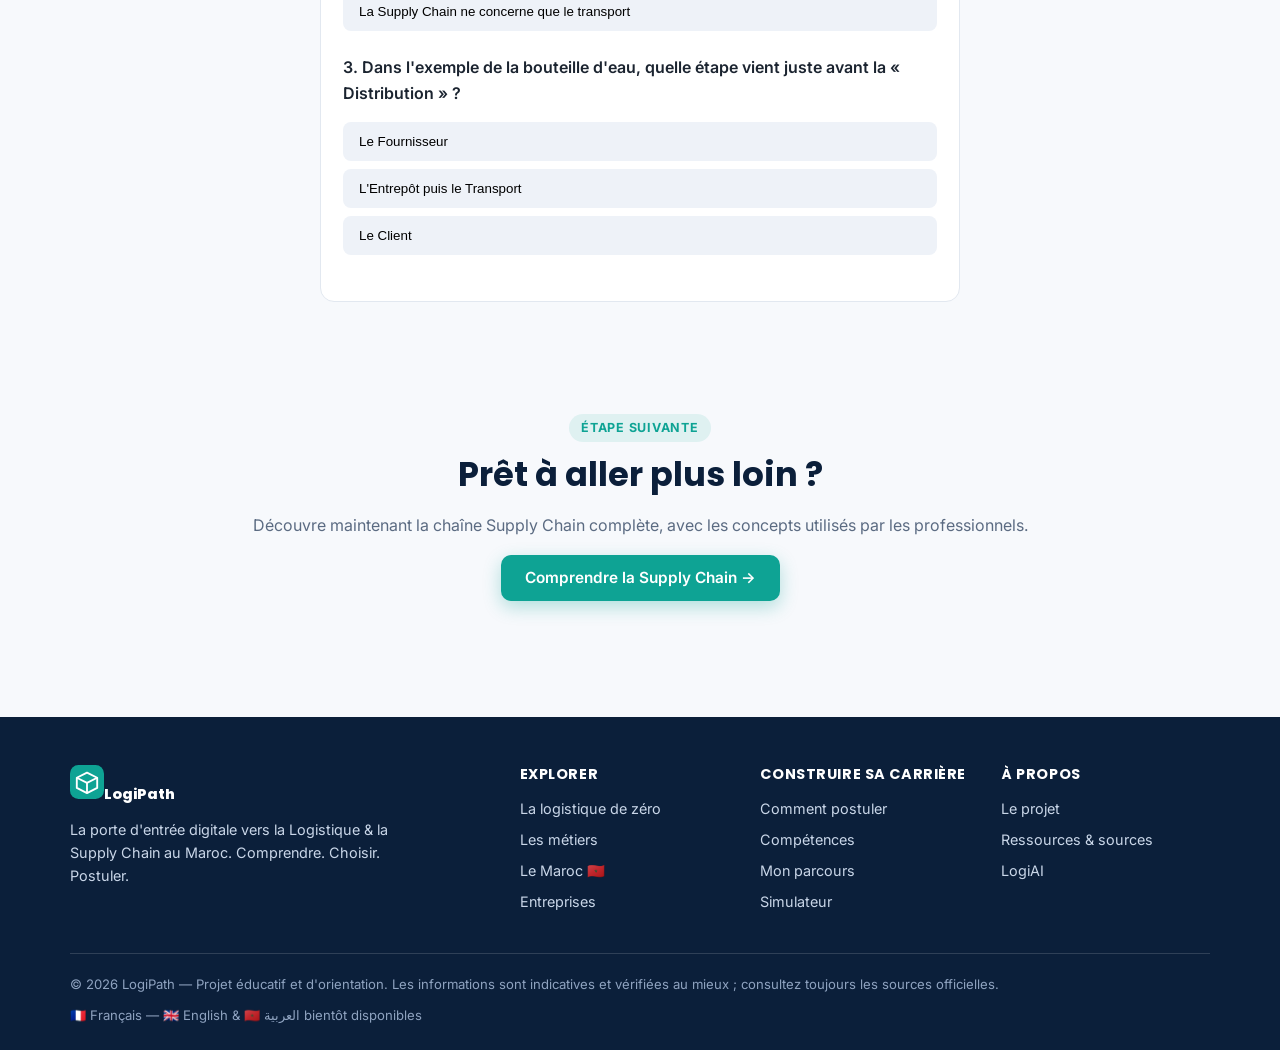
<file: decouvrir.html>
<!doctype html>
<html lang="fr">
<head>
<meta charset="UTF-8">
<meta name="viewport" content="width=device-width, initial-scale=1">
<title>La logistique de zéro — LogiPath</title>
<meta name="description" content="Comprends la logistique à partir de zéro avec un exemple simple : comment une bouteille d'eau arrive du fournisseur au supermarché.">
<link rel="icon" href="assets/img/favicon.svg" type="image/svg+xml">
<link href="https://fonts.googleapis.com/css2?family=Inter:wght@400;500;600;700&family=Poppins:wght@600;700;800&display=swap" rel="stylesheet">
<link rel="stylesheet" href="assets/css/style.css">
</head>
<body data-page="decouvrir">
<header class="site-header" id="site-header"></header>

<section class="hero" style="padding:56px 0;">
  <div class="container hero-inner">
    <p class="eyebrow" style="background:rgba(255,255,255,.12); color:#fff;">🌱 Étape 1 — La logistique de zéro</p>
    <h1 style="color:#fff;">C'est quoi la logistique ?</h1>
    <p class="lead">Aucune base requise. On part d'un exemple du quotidien pour comprendre, étape par étape, ce qui se cache derrière un simple produit en rayon.</p>
  </div>
</section>

<section>
  <div class="container">
    <div class="section-head">
      <p class="eyebrow">Exemple concret</p>
      <h2>Comment une bouteille d'eau arrive-t-elle du fournisseur jusqu'au supermarché ?</h2>
      <p>Clique sur chaque étape pour découvrir ce qui se passe réellement.</p>
    </div>
    <div class="flow-track" id="flowTrack"></div>
    <div class="flow-detail" id="flowDetail"></div>
  </div>
</section>

<section style="background:var(--bg-alt);">
  <div class="container">
    <div class="section-head">
      <p class="eyebrow">Le vocabulaire de base</p>
      <h2>10 mots à connaître avant d'aller plus loin</h2>
      <p>Pas de jargon universitaire : une définition simple, un exemple concret pour chaque terme.</p>
    </div>
    <div class="grid grid-3" id="baseTerms"></div>
  </div>
</section>

<section>
  <div class="container">
    <div class="section-head">
      <p class="eyebrow">🧠 Mini quiz</p>
      <h2>Tu as tout suivi ?</h2>
      <p>3 questions pour vérifier ta compréhension — sans note, juste pour t'entraîner.</p>
    </div>
    <div class="quiz-box" id="quizBox" style="max-width:640px; margin:0 auto;"></div>
  </div>
</section>

<section class="center">
  <div class="container">
    <p class="eyebrow">Étape suivante</p>
    <h2>Prêt à aller plus loin ?</h2>
    <p class="muted">Découvre maintenant la chaîne Supply Chain complète, avec les concepts utilisés par les professionnels.</p>
    <a href="comprendre.html" class="btn btn-primary">Comprendre la Supply Chain →</a>
  </div>
</section>

<footer class="site-footer" id="site-footer"></footer>

<script src="assets/js/data.js"></script>
<script src="assets/js/main.js"></script>
<script>
function renderFlow(){
  const track = document.getElementById("flowTrack");
  const detail = document.getElementById("flowDetail");
  track.innerHTML = ZERO_FLOW.map((s,i) => `
    ${i>0 ? '<div class="flow-arrow">→</div>' : ''}
    <div class="flow-step" data-id="${s.id}"><span class="icon">${s.icon}</span><h3 style="font-size:1rem;">${s.title}</h3></div>
  `).join("");

  track.querySelectorAll(".flow-step").forEach(el => {
    el.addEventListener("click", () => {
      track.querySelectorAll(".flow-step").forEach(x => x.classList.remove("active"));
      el.classList.add("active");
      const step = ZERO_FLOW.find(s => s.id === el.dataset.id);
      detail.innerHTML = `<h3>${step.icon} ${step.title}</h3><p>${step.text}</p>`;
      detail.classList.add("show");
    });
  });
  track.querySelector(".flow-step").click();
}

function renderBaseTerms(){
  const ids = ["logistique","supply-chain","achats","approvisionnement","stocks","entrepot","transport","distribution","planification","procurement"];
  const box = document.getElementById("baseTerms");
  box.innerHTML = ids.map(id => {
    const g = GLOSSARY.find(x => x.id === id);
    return `<div class="card"><h3>${g.term}</h3><p class="muted">${g.def}</p><p style="font-size:.85rem;"><strong>Exemple :</strong> ${g.example}</p></div>`;
  }).join("");
}

const QUIZ = [
  { q: "Que représente le « Stock » dans la chaîne de la bouteille d'eau ?", options: [
      "Les bouteilles vides et emballages qui attendent d'être utilisés", "Le magasin qui vend le produit", "Le camion qui transporte la marchandise"
    ], correct: 0 },
  { q: "Quelle est la différence principale entre Logistique et Supply Chain ?", options: [
      "Il n'y a aucune différence", "La logistique gère les flux physiques ; la Supply Chain englobe toute la chaîne (achats, production, logistique...)", "La Supply Chain ne concerne que le transport"
    ], correct: 1 },
  { q: "Dans l'exemple de la bouteille d'eau, quelle étape vient juste avant la « Distribution » ?", options: [
      "Le Fournisseur", "L'Entrepôt puis le Transport", "Le Client"
    ], correct: 1 }
];

function renderQuiz(){
  const box = document.getElementById("quizBox");
  box.innerHTML = QUIZ.map((item, qi) => `
    <div style="margin-bottom:24px;">
      <p style="font-weight:600;">${qi+1}. ${item.q}</p>
      ${item.options.map((o,oi) => `<button class="quiz-option" data-q="${qi}" data-o="${oi}">${o}</button>`).join("")}
    </div>
  `).join("");
  box.querySelectorAll(".quiz-option").forEach(btn => {
    btn.addEventListener("click", () => {
      const qi = +btn.dataset.q, oi = +btn.dataset.o;
      const group = box.querySelectorAll(`[data-q="${qi}"]`);
      group.forEach(b => b.disabled = true);
      if(oi === QUIZ[qi].correct){ btn.classList.add("correct"); }
      else { btn.classList.add("wrong"); group[QUIZ[qi].correct].classList.add("correct"); }
    });
  });
}

renderFlow();
renderBaseTerms();
renderQuiz();
</script>
</body>
</html>
</file>
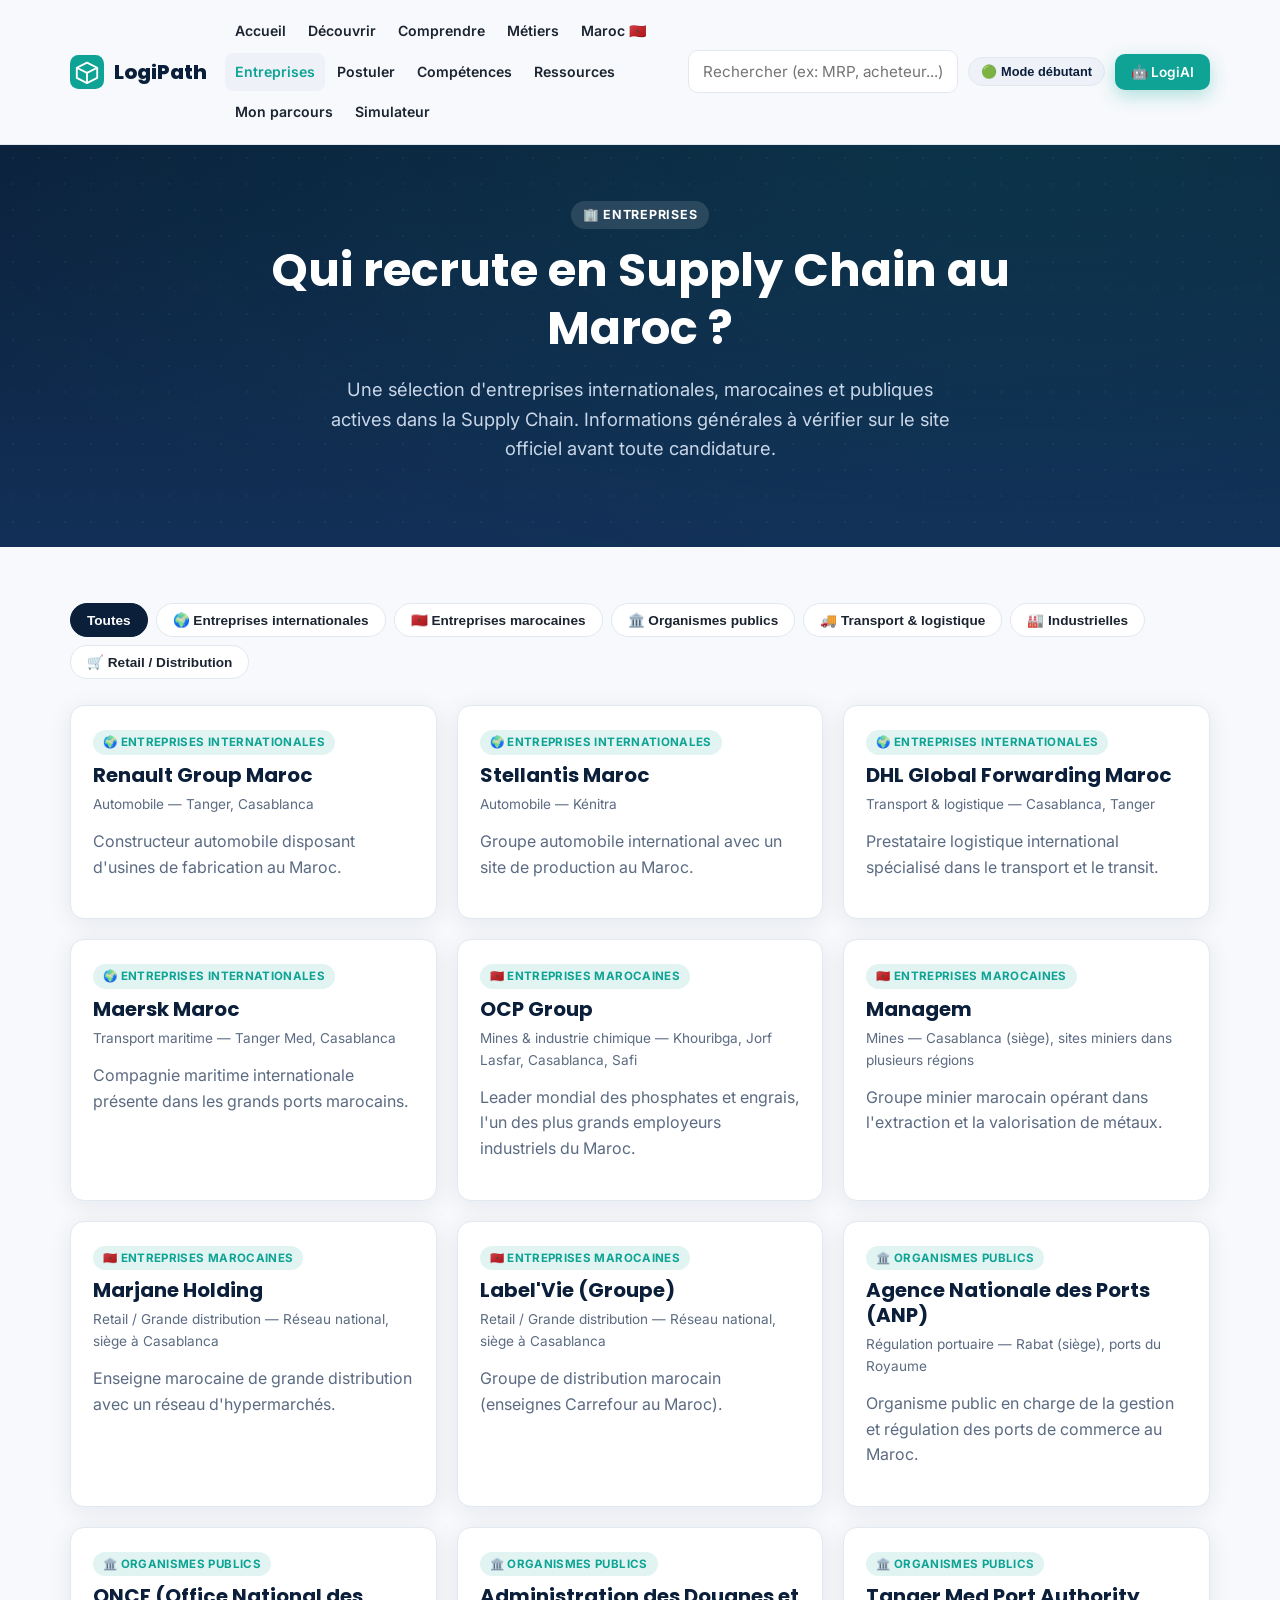
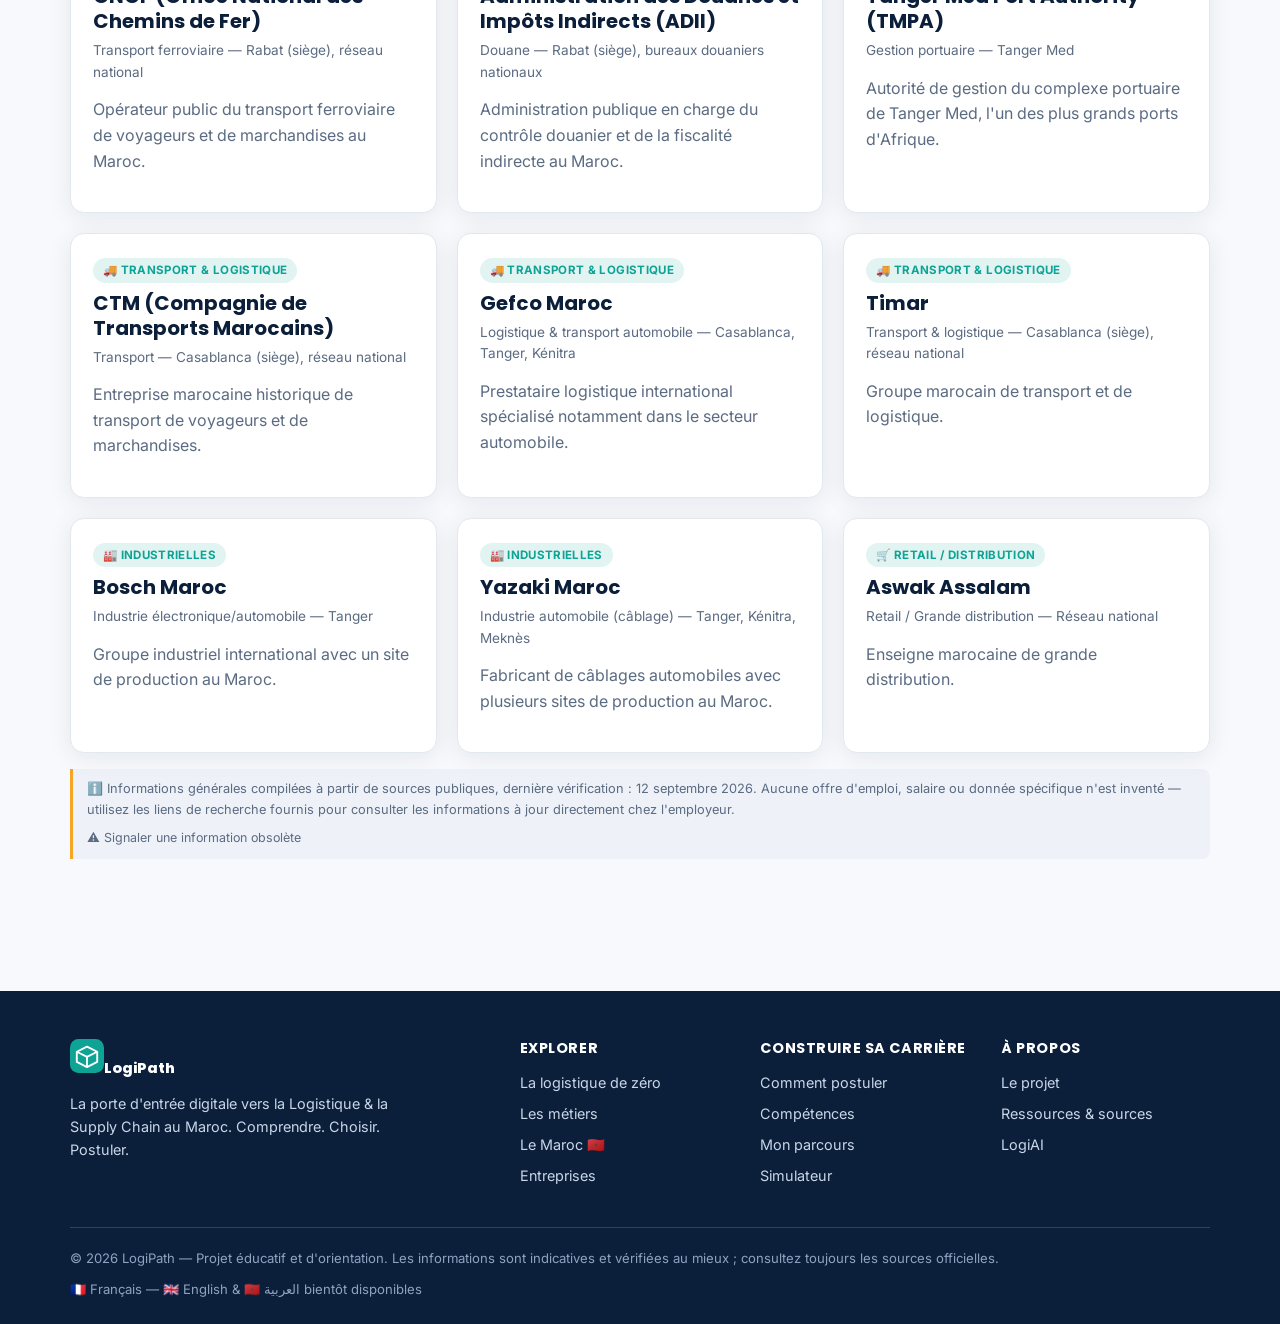
<file: entreprises.html>
<!doctype html>
<html lang="fr">
<head>
<meta charset="UTF-8">
<meta name="viewport" content="width=device-width, initial-scale=1">
<title>Entreprises — LogiPath</title>
<meta name="description" content="Base structurée d'entreprises marocaines, internationales et publiques recrutant en Supply Chain, Logistique, Achats et Transport au Maroc.">
<link rel="icon" href="assets/img/favicon.svg" type="image/svg+xml">
<link href="https://fonts.googleapis.com/css2?family=Inter:wght@400;500;600;700&family=Poppins:wght@600;700;800&display=swap" rel="stylesheet">
<link rel="stylesheet" href="assets/css/style.css">
</head>
<body data-page="entreprises">
<header class="site-header" id="site-header"></header>

<section class="hero" style="padding:56px 0;">
  <div class="container hero-inner">
    <p class="eyebrow" style="background:rgba(255,255,255,.12); color:#fff;">🏢 Entreprises</p>
    <h1 style="color:#fff;">Qui recrute en Supply Chain au Maroc ?</h1>
    <p class="lead">Une sélection d'entreprises internationales, marocaines et publiques actives dans la Supply Chain. Informations générales à vérifier sur le site officiel avant toute candidature.</p>
  </div>
</section>

<section>
  <div class="container">
    <div class="filter-bar" id="companyFilters">
      <button class="filter-chip active" data-cat="all">Toutes</button>
    </div>
    <div class="grid grid-3" id="companyGrid"></div>
    <div class="source-note">ℹ️ Informations générales compilées à partir de sources publiques, dernière vérification : <span id="cVerified"></span>. Aucune offre d'emploi, salaire ou donnée spécifique n'est inventé — utilisez les liens de recherche fournis pour consulter les informations à jour directement chez l'employeur.
      <br><a class="report-link" href="#" id="reportLink">⚠️ Signaler une information obsolète</a>
    </div>
  </div>
</section>

<footer class="site-footer" id="site-footer"></footer>

<script src="assets/js/data.js"></script>
<script src="assets/js/main.js"></script>
<script>
document.getElementById("cVerified").textContent = VERIFIED_DATE;
document.getElementById("reportLink").addEventListener("click", (e) => {
  e.preventDefault();
  openModal(`<h3>⚠️ Signaler une information obsolète</h3>
    <p class="muted">Le tableau de bord administrateur (à venir) permettra de corriger directement les fiches entreprises signalées par les utilisateurs. Pour l'instant, cette action est symbolique dans le MVP.</p>`);
});

function jobTitles(ids){
  return ids.map(id => { const j = JOBS.find(x=>x.id===id); return j ? j.title : null; }).filter(Boolean);
}
function searchLinks(name){
  const q = encodeURIComponent(name + " carrières Maroc");
  const li = encodeURIComponent(name);
  return {
    google: `https://www.google.com/search?q=${q}`,
    linkedin: `https://www.linkedin.com/jobs/search/?keywords=${li}&location=Maroc`
  };
}

function renderFilters(){
  const bar = document.getElementById("companyFilters");
  COMPANY_CATEGORIES.forEach(c => {
    const b = document.createElement("button");
    b.className = "filter-chip"; b.dataset.cat = c.id; b.textContent = `${c.icon} ${c.label}`;
    bar.appendChild(b);
  });
  bar.addEventListener("click", (e) => {
    if(e.target.tagName !== "BUTTON") return;
    bar.querySelectorAll(".filter-chip").forEach(b=>b.classList.remove("active"));
    e.target.classList.add("active");
    renderGrid(e.target.dataset.cat);
  });
}

function renderGrid(filter){
  const grid = document.getElementById("companyGrid");
  const list = COMPANIES.filter(c => filter==="all" || c.category===filter);
  grid.innerHTML = list.map(c => {
    const cat = COMPANY_CATEGORIES.find(x=>x.id===c.category);
    return `<div class="card clickable" data-id="${c.id}">
      <span class="badge badge-teal">${cat.icon} ${cat.label}</span>
      <h3 style="margin-top:8px;">${c.name}</h3>
      <p class="muted" style="font-size:.85rem;">${c.sector} — ${c.location}</p>
      <p class="muted">${c.activity}</p>
    </div>`;
  }).join("");
  grid.querySelectorAll(".card").forEach(c => c.addEventListener("click", () => openCompany(c.dataset.id)));
}

function openCompany(id){
  const c = COMPANIES.find(x => x.id === id);
  if(!c) return;
  const cat = COMPANY_CATEGORIES.find(x=>x.id===c.category);
  const links = searchLinks(c.name);
  openModal(`
    <span class="badge badge-teal">${cat.icon} ${cat.label}</span>
    <h3 style="margin-top:10px;">${c.name}</h3>
    <p class="muted">${c.sector} — ${c.location}</p>
    <p>${c.activity}</p>

    <div class="modal-section"><h4>Métiers Supply Chain possibles</h4>${jobTitles(c.jobs).map(t=>`<span class="tag">${t}</span>`).join("")}</div>
    <div class="modal-section"><h4>Types de stages</h4>${c.stageTypes.map(t=>`<span class="tag">${t}</span>`).join("")}</div>
    <div class="modal-section"><h4>Profils recherchés</h4>${c.profiles.map(t=>`<span class="tag">${t}</span>`).join("")}</div>
    <div class="modal-section"><h4>Compétences recherchées</h4>${c.skills.map(t=>`<span class="tag">${t}</span>`).join("")}</div>
    <div class="modal-section"><h4>Conseil pour candidater</h4><p class="muted">${c.tips}</p></div>

    <div class="modal-section">
      <h4>Rechercher les offres actuelles</h4>
      <a href="${links.google}" target="_blank" rel="noopener" class="btn btn-outline btn-sm">🔎 Rechercher sur Google</a>
      <a href="${links.linkedin}" target="_blank" rel="noopener" class="btn btn-outline btn-sm">💼 Rechercher sur LinkedIn</a>
    </div>
    <div class="source-note">Information générale, vérifiée le ${VERIFIED_DATE} à partir de sources publiques. Consultez toujours le site officiel de l'entreprise avant de candidater.</div>
  `);
}

renderFilters();
renderGrid("all");

const params = new URLSearchParams(location.search);
const openId = params.get("open");
if(openId && COMPANIES.some(c=>c.id===openId)) openCompany(openId);
</script>
</body>
</html>
</file>
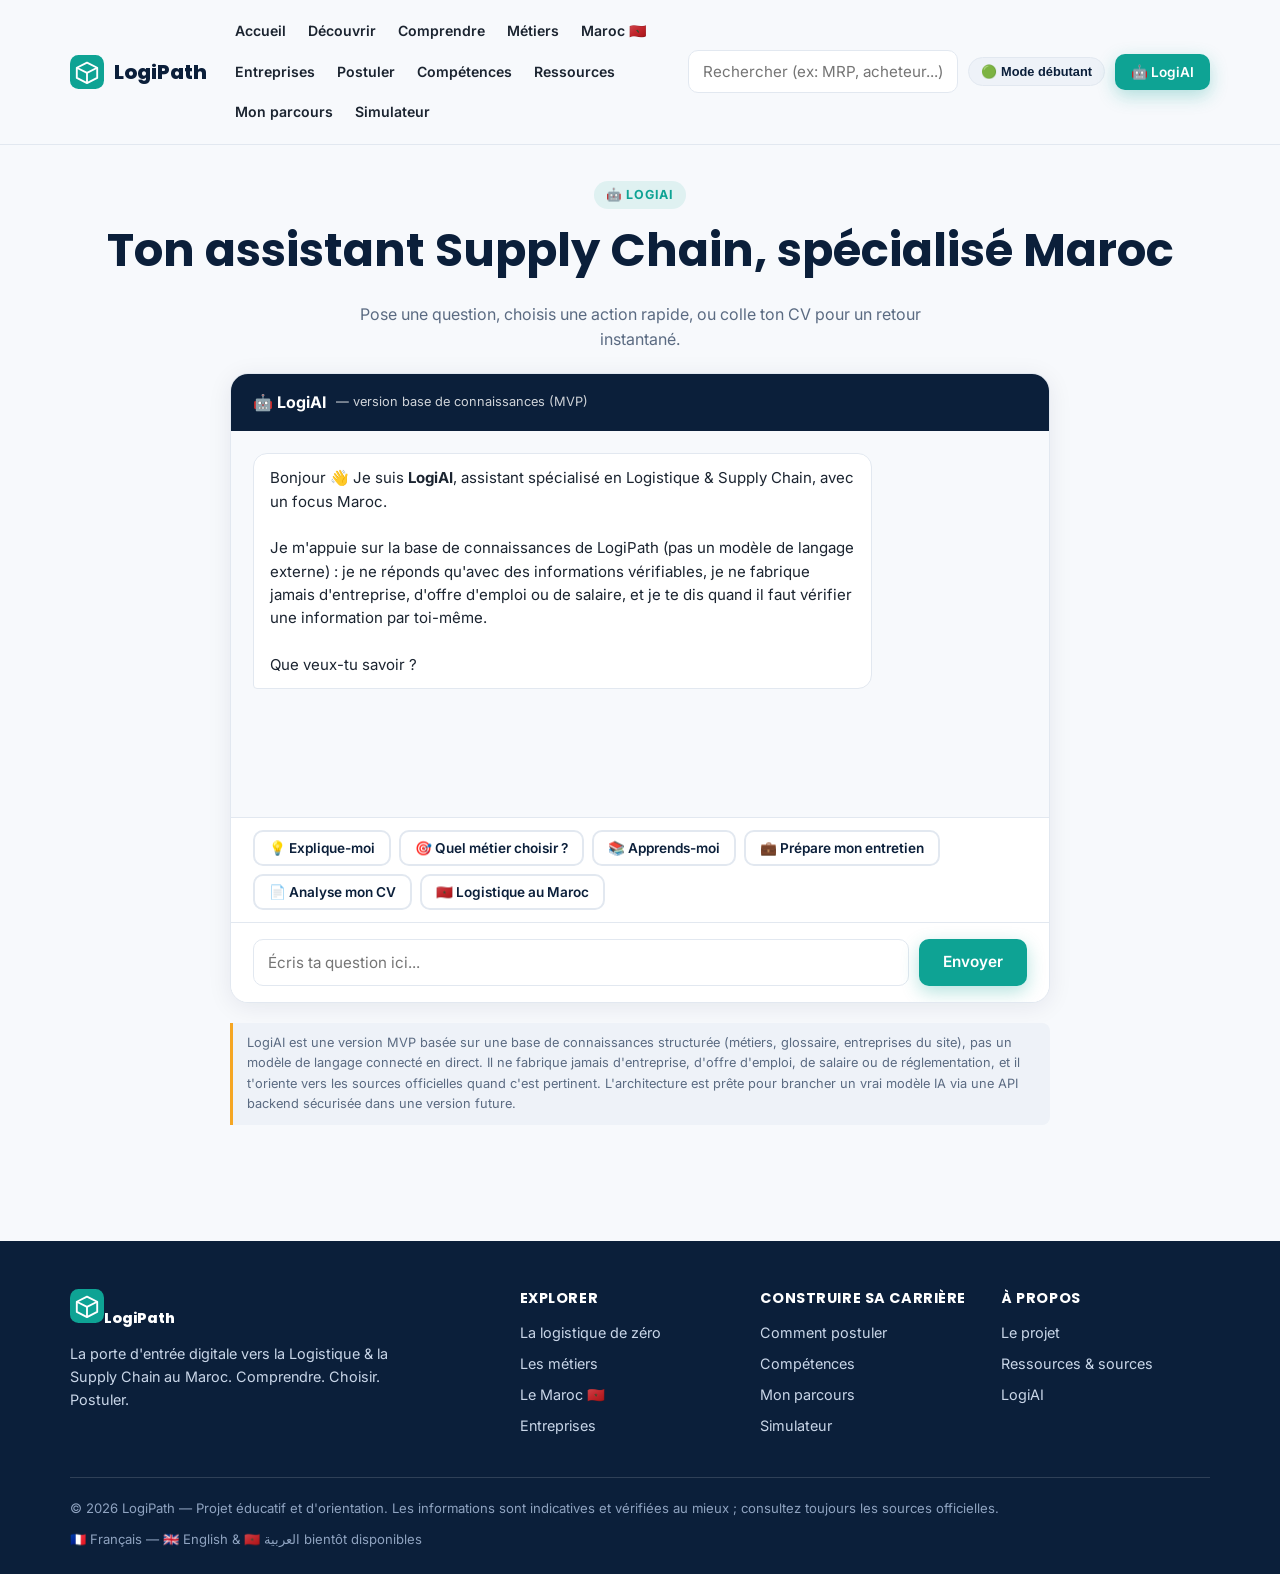
<file: logiai.html>
<!doctype html>
<html lang="fr">
<head>
<meta charset="UTF-8">
<meta name="viewport" content="width=device-width, initial-scale=1">
<title>LogiAI — Assistant Supply Chain — LogiPath</title>
<meta name="description" content="LogiAI, assistant spécialisé en Logistique, Supply Chain, Procurement et carrière, avec un focus sur le Maroc.">
<link rel="icon" href="assets/img/favicon.svg" type="image/svg+xml">
<link href="https://fonts.googleapis.com/css2?family=Inter:wght@400;500;600;700&family=Poppins:wght@600;700;800&display=swap" rel="stylesheet">
<link rel="stylesheet" href="assets/css/style.css">
</head>
<body data-page="logiai">
<header class="site-header" id="site-header"></header>

<section style="padding:36px 0 10px;">
  <div class="container center">
    <p class="eyebrow">🤖 LogiAI</p>
    <h1>Ton assistant Supply Chain, spécialisé Maroc</h1>
    <p class="muted" style="max-width:640px; margin:0 auto;">Pose une question, choisis une action rapide, ou colle ton CV pour un retour instantané.</p>
  </div>
</section>

<section style="padding-top:10px;">
  <div class="container">
    <div class="chat-wrap">
      <div class="chat-header">🤖 LogiAI <span style="font-weight:400; font-size:.8rem; opacity:.8;">— version base de connaissances (MVP)</span></div>
      <div class="chat-log" id="chatLog"></div>
      <div class="chat-quick" id="chatQuick"></div>
      <form class="chat-input-row" id="chatForm">
        <input type="text" id="chatInput" placeholder="Écris ta question ici..." autocomplete="off">
        <button type="submit" class="btn btn-primary">Envoyer</button>
      </form>
    </div>
    <div class="source-note" style="max-width:820px; margin:20px auto 0;">
      LogiAI est une version MVP basée sur une base de connaissances structurée (métiers, glossaire, entreprises du site), pas un modèle de langage connecté en direct. Il ne fabrique jamais d'entreprise, d'offre d'emploi, de salaire ou de réglementation, et il t'oriente vers les sources officielles quand c'est pertinent. L'architecture est prête pour brancher un vrai modèle IA via une API backend sécurisée dans une version future.
    </div>
  </div>
</section>

<footer class="site-footer" id="site-footer"></footer>

<script src="assets/js/data.js"></script>
<script src="assets/js/main.js"></script>
<script src="assets/js/logiai.js"></script>
<script>initLogiAI();</script>
</body>
</html>
</file>
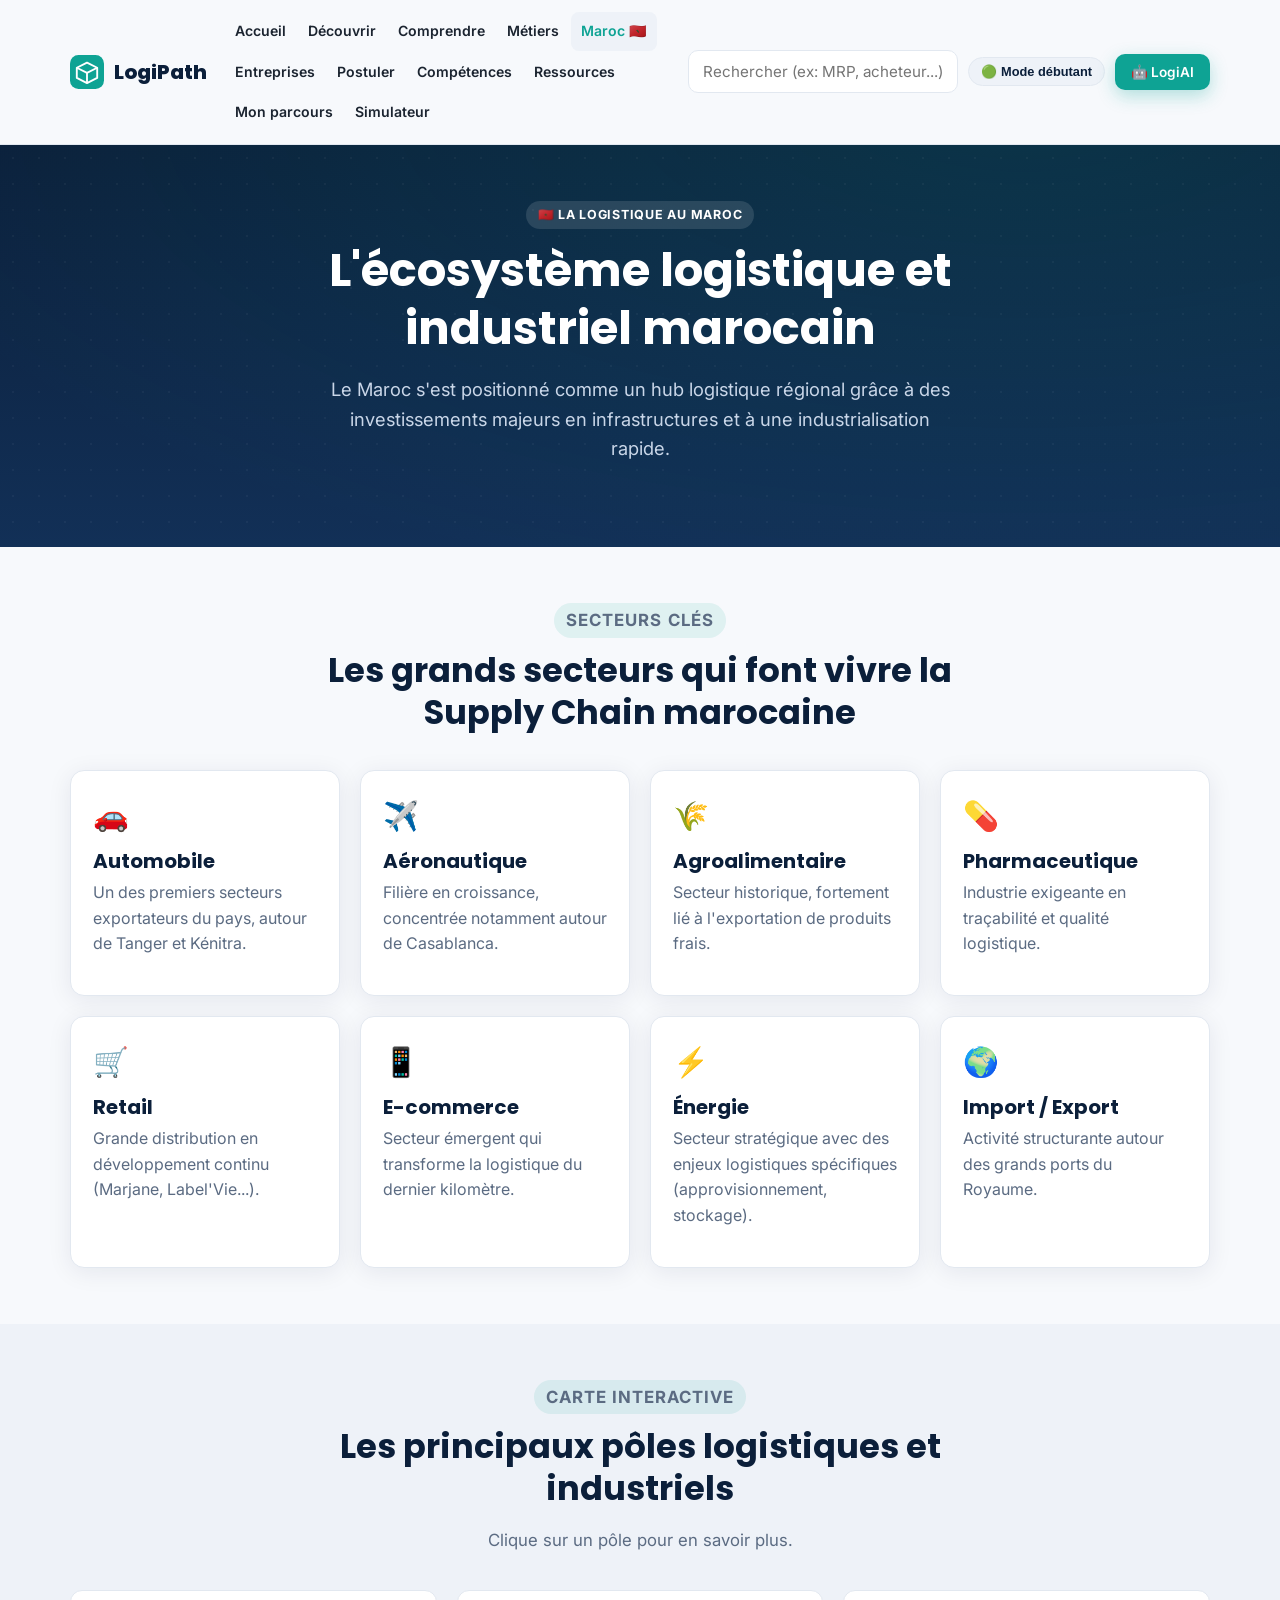
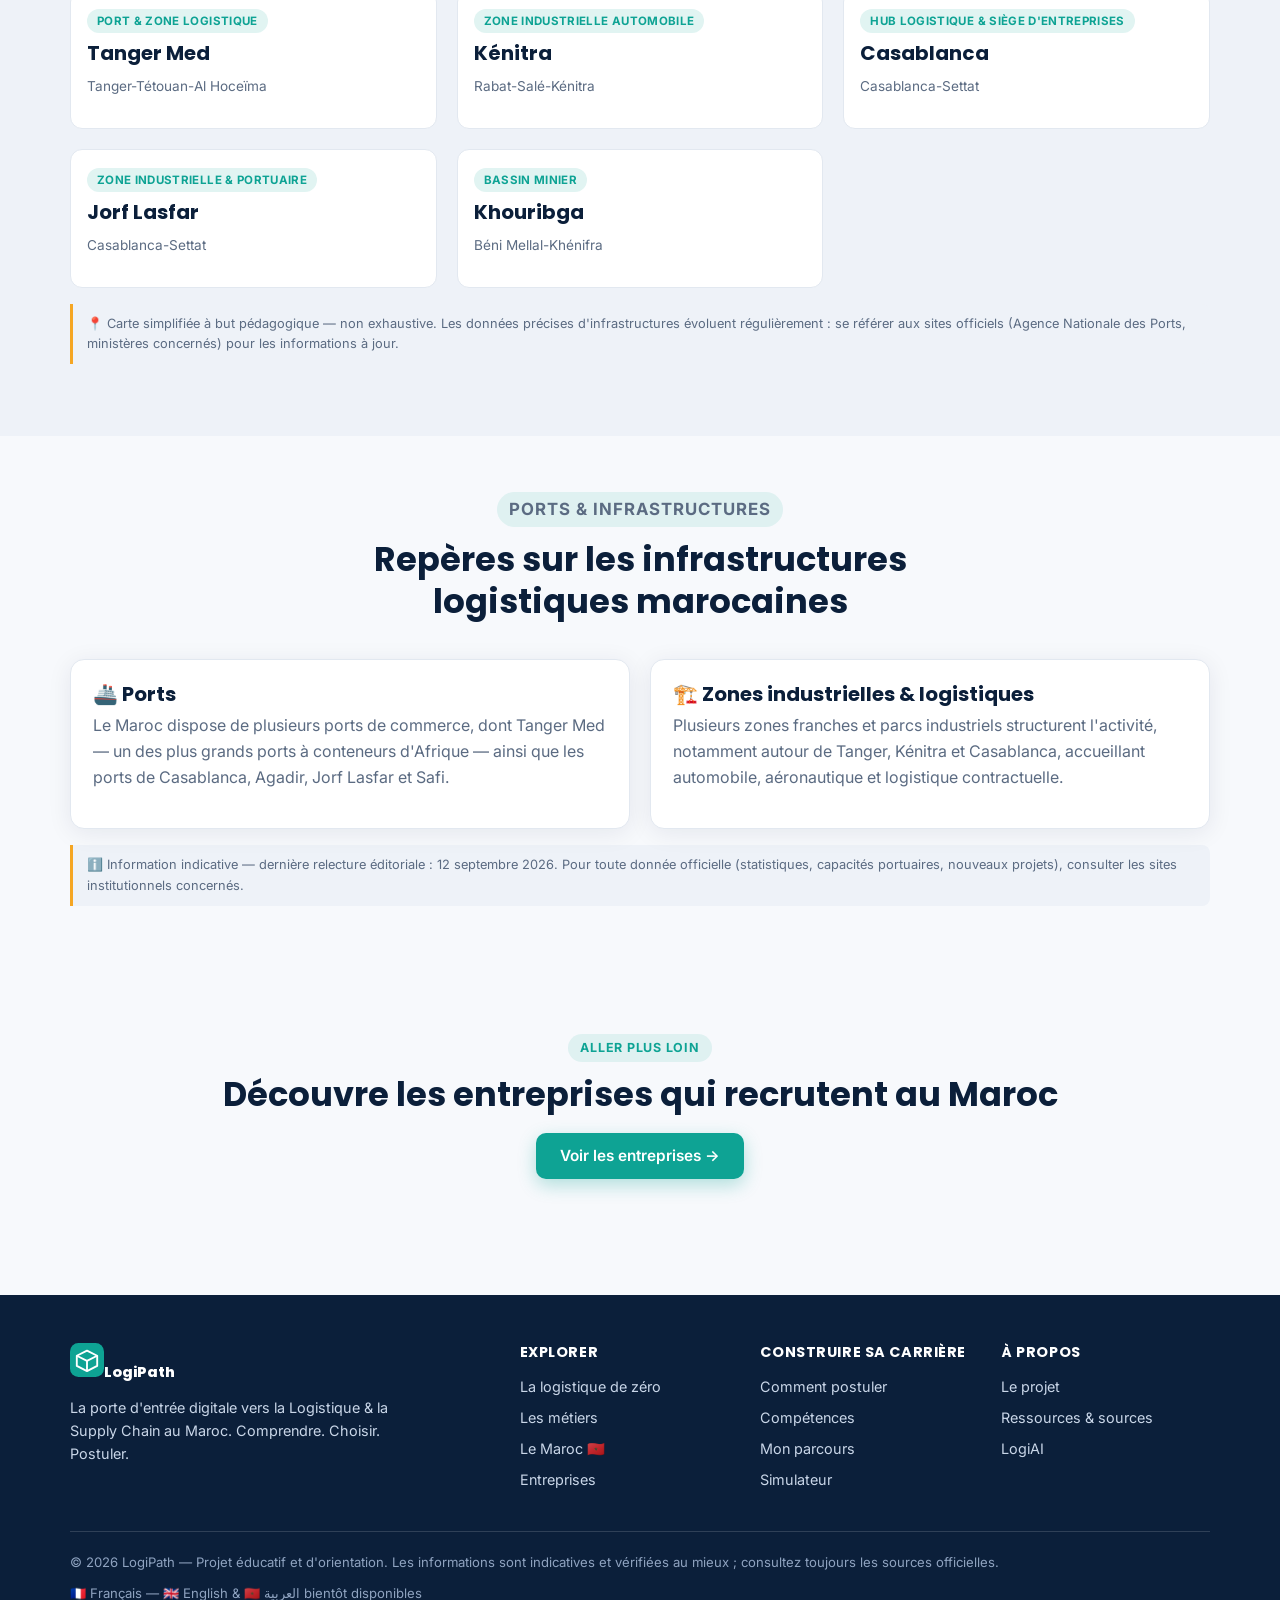
<file: maroc.html>
<!doctype html>
<html lang="fr">
<head>
<meta charset="UTF-8">
<meta name="viewport" content="width=device-width, initial-scale=1">
<title>La logistique au Maroc 🇲🇦 — LogiPath</title>
<meta name="description" content="Écosystème logistique et industriel marocain : secteurs clés, pôles logistiques, ports et zones industrielles.">
<link rel="icon" href="assets/img/favicon.svg" type="image/svg+xml">
<link href="https://fonts.googleapis.com/css2?family=Inter:wght@400;500;600;700&family=Poppins:wght@600;700;800&display=swap" rel="stylesheet">
<link rel="stylesheet" href="assets/css/style.css">
</head>
<body data-page="maroc">
<header class="site-header" id="site-header"></header>

<section class="hero" style="padding:56px 0;">
  <div class="container hero-inner">
    <p class="eyebrow" style="background:rgba(255,255,255,.12); color:#fff;">🇲🇦 La logistique au Maroc</p>
    <h1 style="color:#fff;">L'écosystème logistique et industriel marocain</h1>
    <p class="lead">Le Maroc s'est positionné comme un hub logistique régional grâce à des investissements majeurs en infrastructures et à une industrialisation rapide.</p>
  </div>
</section>

<section>
  <div class="container">
    <div class="section-head">
      <p class="eyebrow">Secteurs clés</p>
      <h2>Les grands secteurs qui font vivre la Supply Chain marocaine</h2>
    </div>
    <div class="grid grid-4">
      <div class="card"><span class="icon">🚗</span><h3>Automobile</h3><p class="muted">Un des premiers secteurs exportateurs du pays, autour de Tanger et Kénitra.</p></div>
      <div class="card"><span class="icon">✈️</span><h3>Aéronautique</h3><p class="muted">Filière en croissance, concentrée notamment autour de Casablanca.</p></div>
      <div class="card"><span class="icon">🌾</span><h3>Agroalimentaire</h3><p class="muted">Secteur historique, fortement lié à l'exportation de produits frais.</p></div>
      <div class="card"><span class="icon">💊</span><h3>Pharmaceutique</h3><p class="muted">Industrie exigeante en traçabilité et qualité logistique.</p></div>
      <div class="card"><span class="icon">🛒</span><h3>Retail</h3><p class="muted">Grande distribution en développement continu (Marjane, Label'Vie...).</p></div>
      <div class="card"><span class="icon">📱</span><h3>E-commerce</h3><p class="muted">Secteur émergent qui transforme la logistique du dernier kilomètre.</p></div>
      <div class="card"><span class="icon">⚡</span><h3>Énergie</h3><p class="muted">Secteur stratégique avec des enjeux logistiques spécifiques (approvisionnement, stockage).</p></div>
      <div class="card"><span class="icon">🌍</span><h3>Import / Export</h3><p class="muted">Activité structurante autour des grands ports du Royaume.</p></div>
    </div>
  </div>
</section>

<section style="background:var(--bg-alt);">
  <div class="container">
    <div class="section-head">
      <p class="eyebrow">Carte interactive</p>
      <h2>Les principaux pôles logistiques et industriels</h2>
      <p>Clique sur un pôle pour en savoir plus.</p>
    </div>
    <div class="grid grid-3" id="hubGrid"></div>
    <div class="source-note">📍 Carte simplifiée à but pédagogique — non exhaustive. Les données précises d'infrastructures évoluent régulièrement : se référer aux sites officiels (Agence Nationale des Ports, ministères concernés) pour les informations à jour.</div>
  </div>
</section>

<section>
  <div class="container">
    <div class="section-head">
      <p class="eyebrow">Ports &amp; infrastructures</p>
      <h2>Repères sur les infrastructures logistiques marocaines</h2>
    </div>
    <div class="grid grid-2">
      <div class="card">
        <h3>🚢 Ports</h3>
        <p class="muted">Le Maroc dispose de plusieurs ports de commerce, dont Tanger Med — un des plus grands ports à conteneurs d'Afrique — ainsi que les ports de Casablanca, Agadir, Jorf Lasfar et Safi.</p>
      </div>
      <div class="card">
        <h3>🏗️ Zones industrielles &amp; logistiques</h3>
        <p class="muted">Plusieurs zones franches et parcs industriels structurent l'activité, notamment autour de Tanger, Kénitra et Casablanca, accueillant automobile, aéronautique et logistique contractuelle.</p>
      </div>
    </div>
    <div class="source-note">ℹ️ Information indicative — dernière relecture éditoriale : <span id="hubDate"></span>. Pour toute donnée officielle (statistiques, capacités portuaires, nouveaux projets), consulter les sites institutionnels concernés.</div>
  </div>
</section>

<section class="center">
  <div class="container">
    <p class="eyebrow">Aller plus loin</p>
    <h2>Découvre les entreprises qui recrutent au Maroc</h2>
    <a href="entreprises.html" class="btn btn-primary">Voir les entreprises →</a>
  </div>
</section>

<footer class="site-footer" id="site-footer"></footer>

<script src="assets/js/data.js"></script>
<script src="assets/js/main.js"></script>
<script>
document.getElementById("hubDate").textContent = VERIFIED_DATE;

function renderHubs(){
  const grid = document.getElementById("hubGrid");
  grid.innerHTML = MOROCCO_HUBS.map(h => `
    <div class="map-hub" data-id="${h.id}">
      <span class="badge badge-teal">${h.type}</span>
      <h3 style="margin-top:8px;">${h.name}</h3>
      <p class="muted" style="font-size:.85rem;">${h.region}</p>
    </div>`).join("");
  grid.querySelectorAll(".map-hub").forEach(c => c.addEventListener("click", () => {
    const h = MOROCCO_HUBS.find(x=>x.id===c.dataset.id);
    openModal(`<h3>${h.name}</h3><span class="badge badge-teal">${h.type}</span> · <span class="muted">${h.region}</span>
      <p style="margin-top:14px;">${h.desc}</p>
      <div class="modal-section"><h4>Secteurs présents</h4>${h.sectors.map(s=>`<span class="tag">${s}</span>`).join("")}</div>`);
  }));
}
renderHubs();
</script>
</body>
</html>
</file>
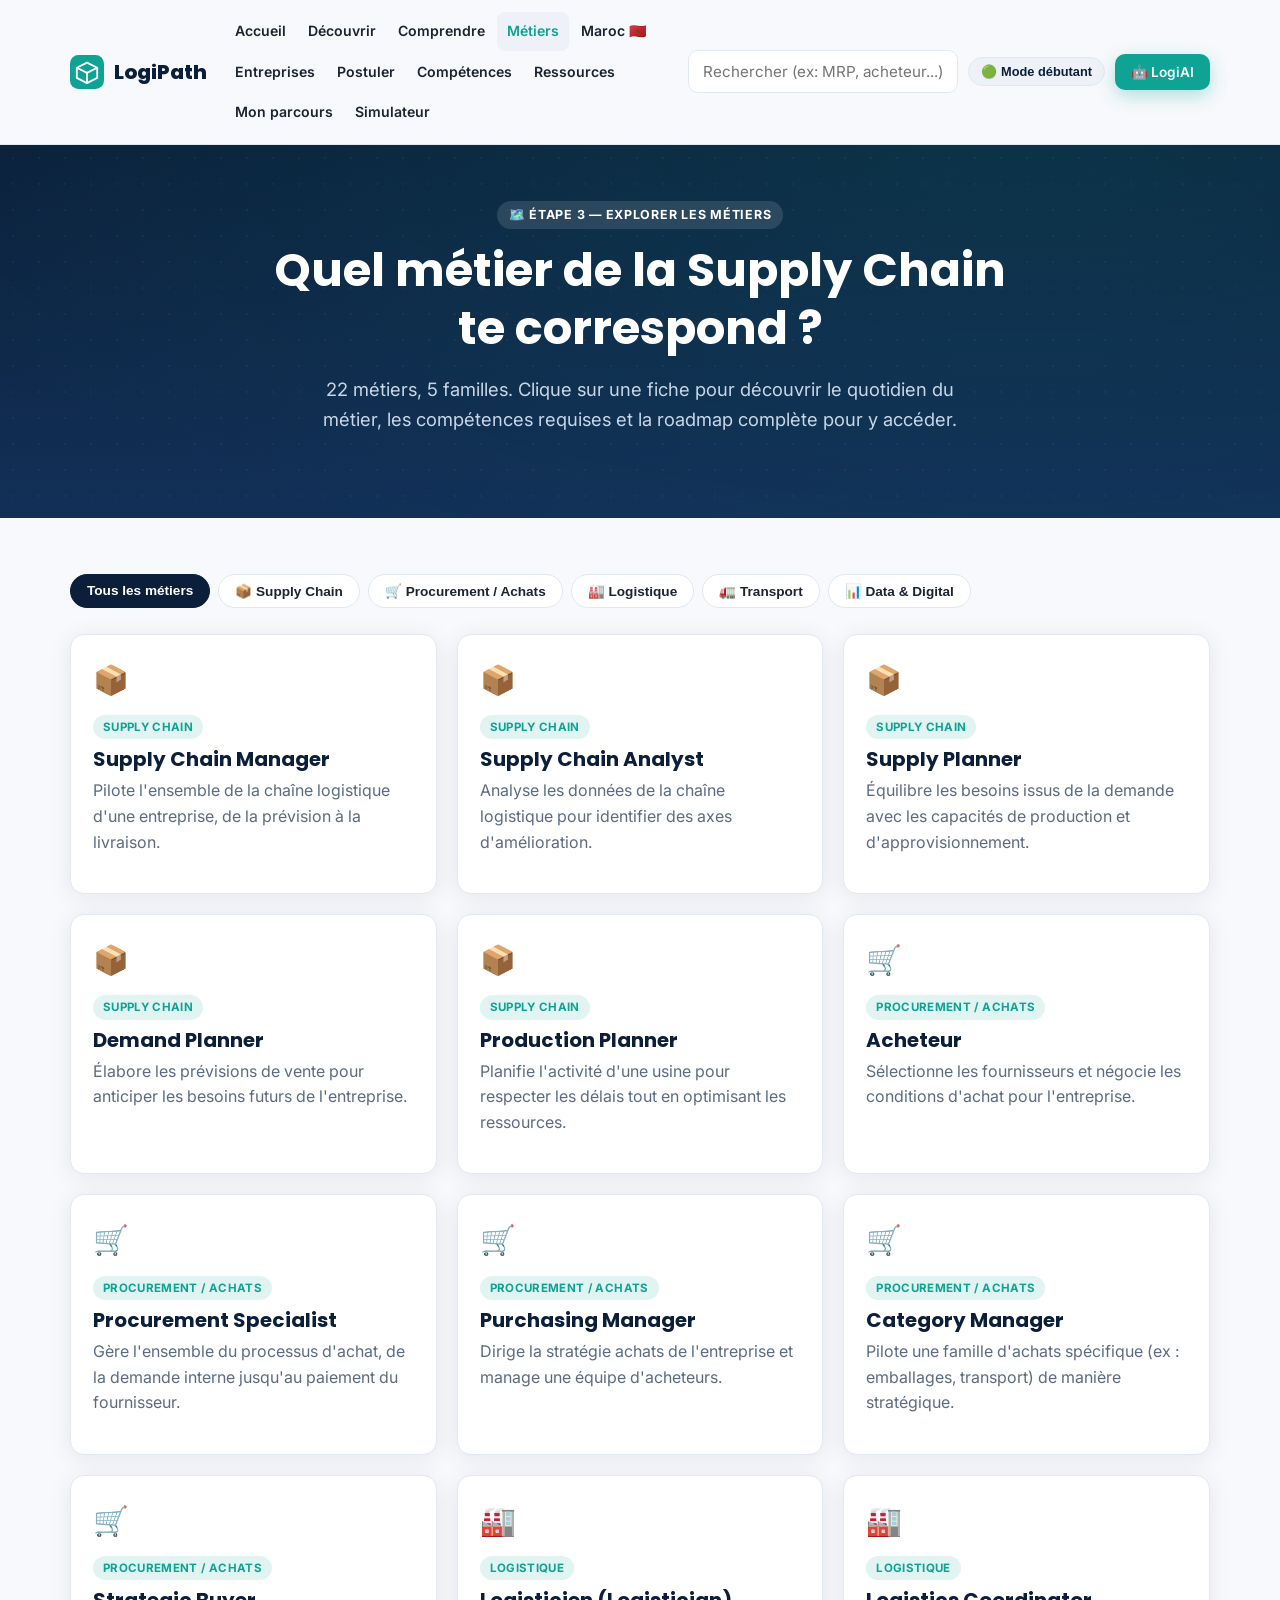
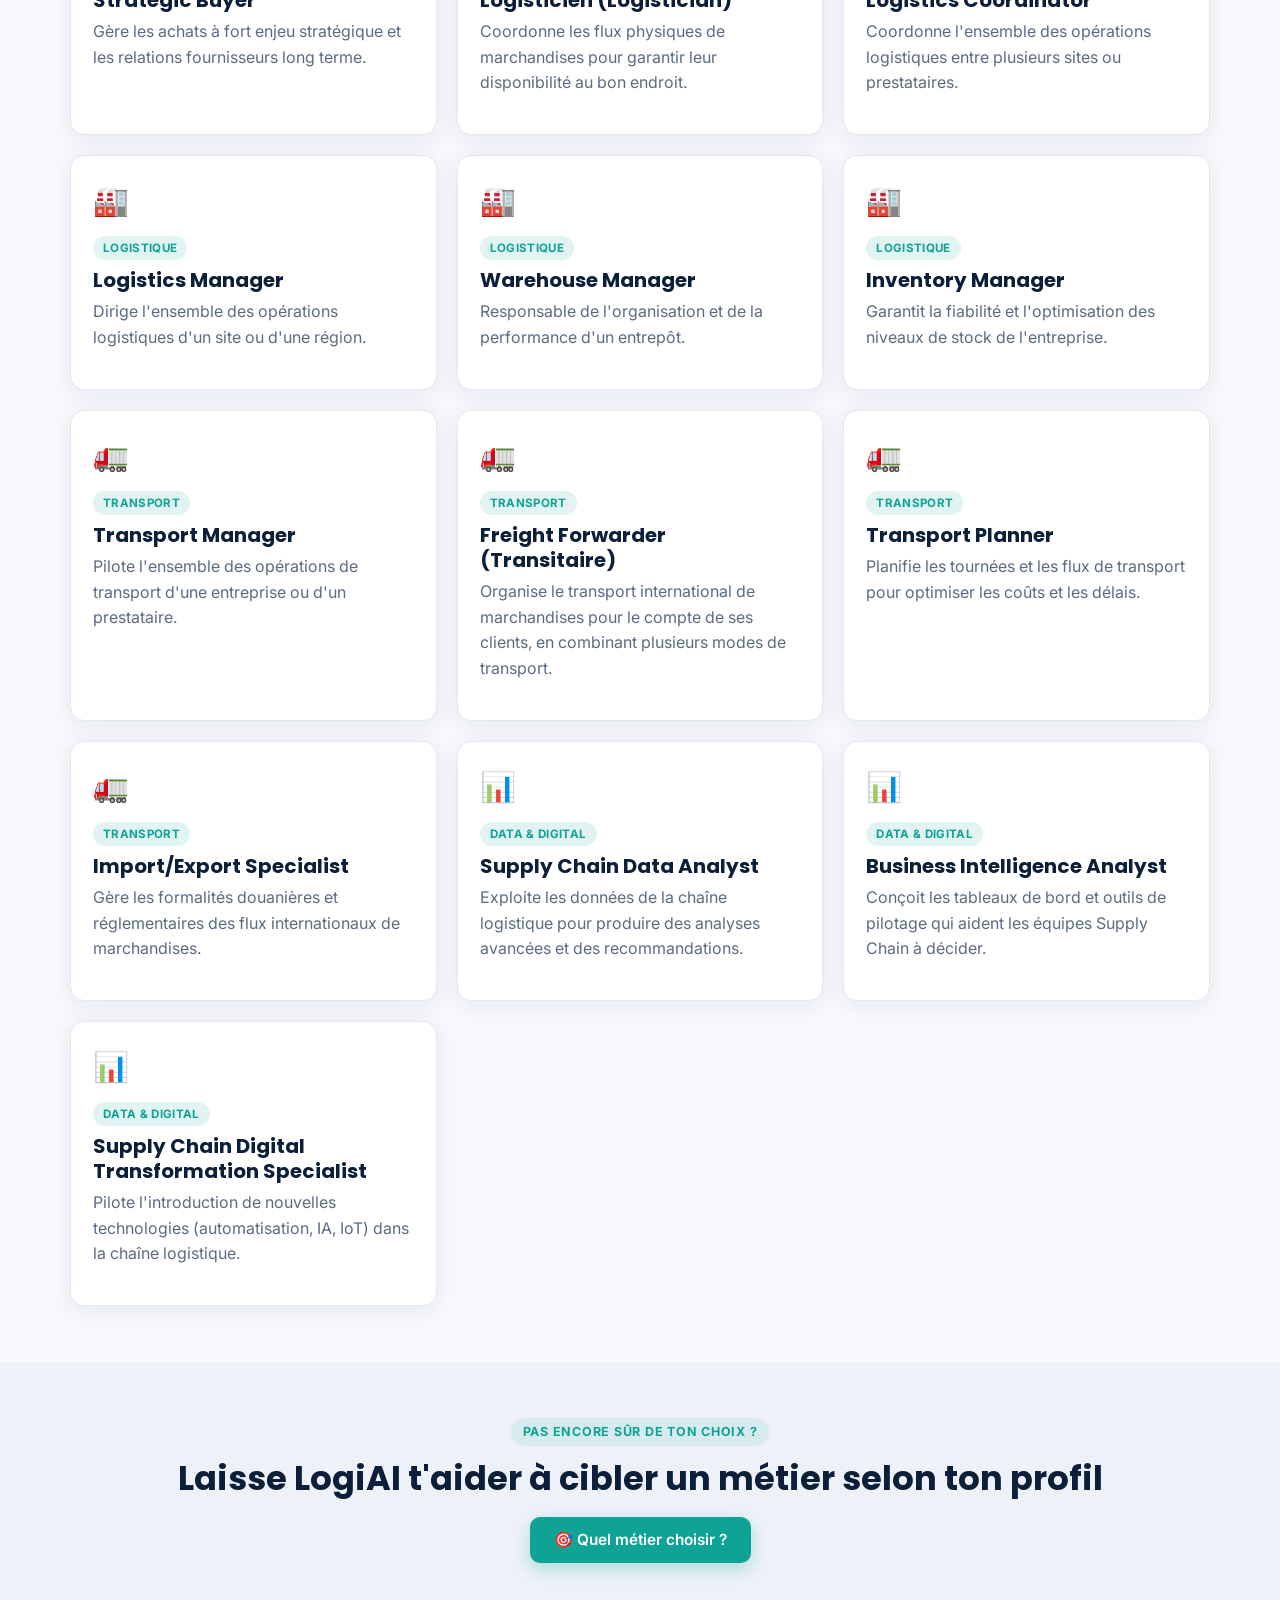
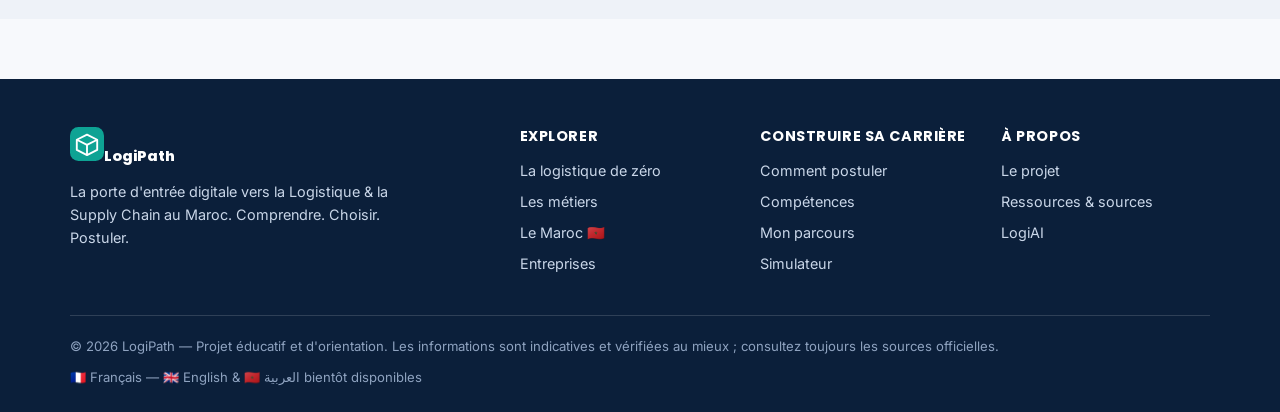
<file: metiers.html>
<!doctype html>
<html lang="fr">
<head>
<meta charset="UTF-8">
<meta name="viewport" content="width=device-width, initial-scale=1">
<title>Les métiers de la Supply Chain — LogiPath</title>
<meta name="description" content="Cartographie interactive des métiers de la Supply Chain, Achats, Logistique, Transport et Data au Maroc : missions, études, compétences, salaire indicatif et roadmap.">
<link rel="icon" href="assets/img/favicon.svg" type="image/svg+xml">
<link href="https://fonts.googleapis.com/css2?family=Inter:wght@400;500;600;700&family=Poppins:wght@600;700;800&display=swap" rel="stylesheet">
<link rel="stylesheet" href="assets/css/style.css">
</head>
<body data-page="metiers">
<header class="site-header" id="site-header"></header>

<section class="hero" style="padding:56px 0;">
  <div class="container hero-inner">
    <p class="eyebrow" style="background:rgba(255,255,255,.12); color:#fff;">🗺️ Étape 3 — Explorer les métiers</p>
    <h1 style="color:#fff;">Quel métier de la Supply Chain te correspond ?</h1>
    <p class="lead">22 métiers, 5 familles. Clique sur une fiche pour découvrir le quotidien du métier, les compétences requises et la roadmap complète pour y accéder.</p>
  </div>
</section>

<section>
  <div class="container">
    <div class="filter-bar" id="jobFilters">
      <button class="filter-chip active" data-cat="all">Tous les métiers</button>
    </div>
    <div class="grid grid-3" id="jobGrid"></div>
  </div>
</section>

<section class="center" style="background:var(--bg-alt);">
  <div class="container">
    <p class="eyebrow">Pas encore sûr de ton choix ?</p>
    <h2>Laisse LogiAI t'aider à cibler un métier selon ton profil</h2>
    <a href="logiai.html" class="btn btn-primary">🎯 Quel métier choisir ?</a>
  </div>
</section>

<footer class="site-footer" id="site-footer"></footer>

<script src="assets/js/data.js"></script>
<script src="assets/js/main.js"></script>
<script>
function renderFilters(){
  const bar = document.getElementById("jobFilters");
  JOB_CATEGORIES.forEach(c => {
    const b = document.createElement("button");
    b.className = "filter-chip"; b.dataset.cat = c.id; b.textContent = `${c.icon} ${c.label}`;
    bar.appendChild(b);
  });
  bar.addEventListener("click", (e) => {
    if(e.target.tagName !== "BUTTON") return;
    bar.querySelectorAll(".filter-chip").forEach(b=>b.classList.remove("active"));
    e.target.classList.add("active");
    renderGrid(e.target.dataset.cat);
  });
}

function renderGrid(filter){
  const grid = document.getElementById("jobGrid");
  const list = JOBS.filter(j => filter==="all" || j.category===filter);
  grid.innerHTML = list.map(j => {
    const cat = JOB_CATEGORIES.find(c=>c.id===j.category);
    return `<div class="card clickable" data-id="${j.id}">
      <span class="icon">${cat.icon}</span>
      <span class="badge badge-teal">${cat.label}</span>
      <h3 style="margin-top:8px;">${j.title}</h3>
      <p class="muted">${j.summary}</p>
    </div>`;
  }).join("");
  grid.querySelectorAll(".card").forEach(c => c.addEventListener("click", () => openJob(c.dataset.id)));
}

function companyNames(ids){
  return ids.map(id => { const c = COMPANIES.find(x=>x.id===id); return c ? c.name : null; }).filter(Boolean);
}

function openJob(id){
  const j = JOBS.find(x => x.id === id);
  if(!j) return;
  const cat = JOB_CATEGORIES.find(c=>c.id===j.category);
  openModal(`
    <span class="badge badge-teal">${cat.icon} ${cat.label}</span>
    <h3 style="margin-top:10px;">${j.title}</h3>
    <p>${j.summary}</p>

    <div class="modal-section"><h4>Une journée type</h4><ul>${j.dailyLife.map(d=>`<li>${d}</li>`).join("")}</ul></div>
    <div class="modal-section"><h4>Études</h4><p class="muted">${j.education}</p></div>

    <div class="grid grid-2">
      <div class="modal-section"><h4>Compétences techniques</h4>${j.hardSkills.map(s=>`<span class="tag">${s}</span>`).join("")}</div>
      <div class="modal-section"><h4>Soft skills</h4>${j.softSkills.map(s=>`<span class="tag">${s}</span>`).join("")}</div>
      <div class="modal-section"><h4>Logiciels</h4>${j.tools.map(s=>`<span class="tag">${s}</span>`).join("")}</div>
      <div class="modal-section"><h4>Langues</h4>${j.languages.map(s=>`<span class="tag">${s}</span>`).join("")}</div>
    </div>

    <div class="modal-section"><h4>Premier poste possible</h4><p class="muted">${j.firstJob}</p></div>
    <div class="modal-section"><h4>Évolution de carrière</h4><p class="muted">${j.evolution}</p></div>
    <div class="modal-section"><h4>Entreprises susceptibles de recruter ce profil</h4>${companyNames(j.companies).map(n=>`<span class="tag">${n}</span>`).join("")}</div>
    <div class="modal-section"><h4>Comment obtenir son premier stage</h4><p class="muted">${j.internshipTip}</p></div>
    <div class="modal-section"><h4>Du niveau débutant au niveau confirmé</h4><p class="muted">${j.beginnerToConfirmed}</p></div>

    <div class="source-note">💰 ${j.salaryNote}</div>

    <div class="modal-section">
      <h4>🗺️ Comment devenir ${j.title} ?</h4>
      <ol class="timeline">
        ${j.roadmap.map((step,i) => `<li><span class="step-num">Étape ${i+1}</span><br>${step}</li>`).join("")}
      </ol>
    </div>
    <a href="logiai.html" class="btn btn-outline btn-sm">🤖 Demander plus de détails à LogiAI</a>
  `);
}

renderFilters();
renderGrid("all");

const params = new URLSearchParams(location.search);
const openId = params.get("open");
if(openId && JOBS.some(j=>j.id===openId)) openJob(openId);
</script>
</body>
</html>
</file>
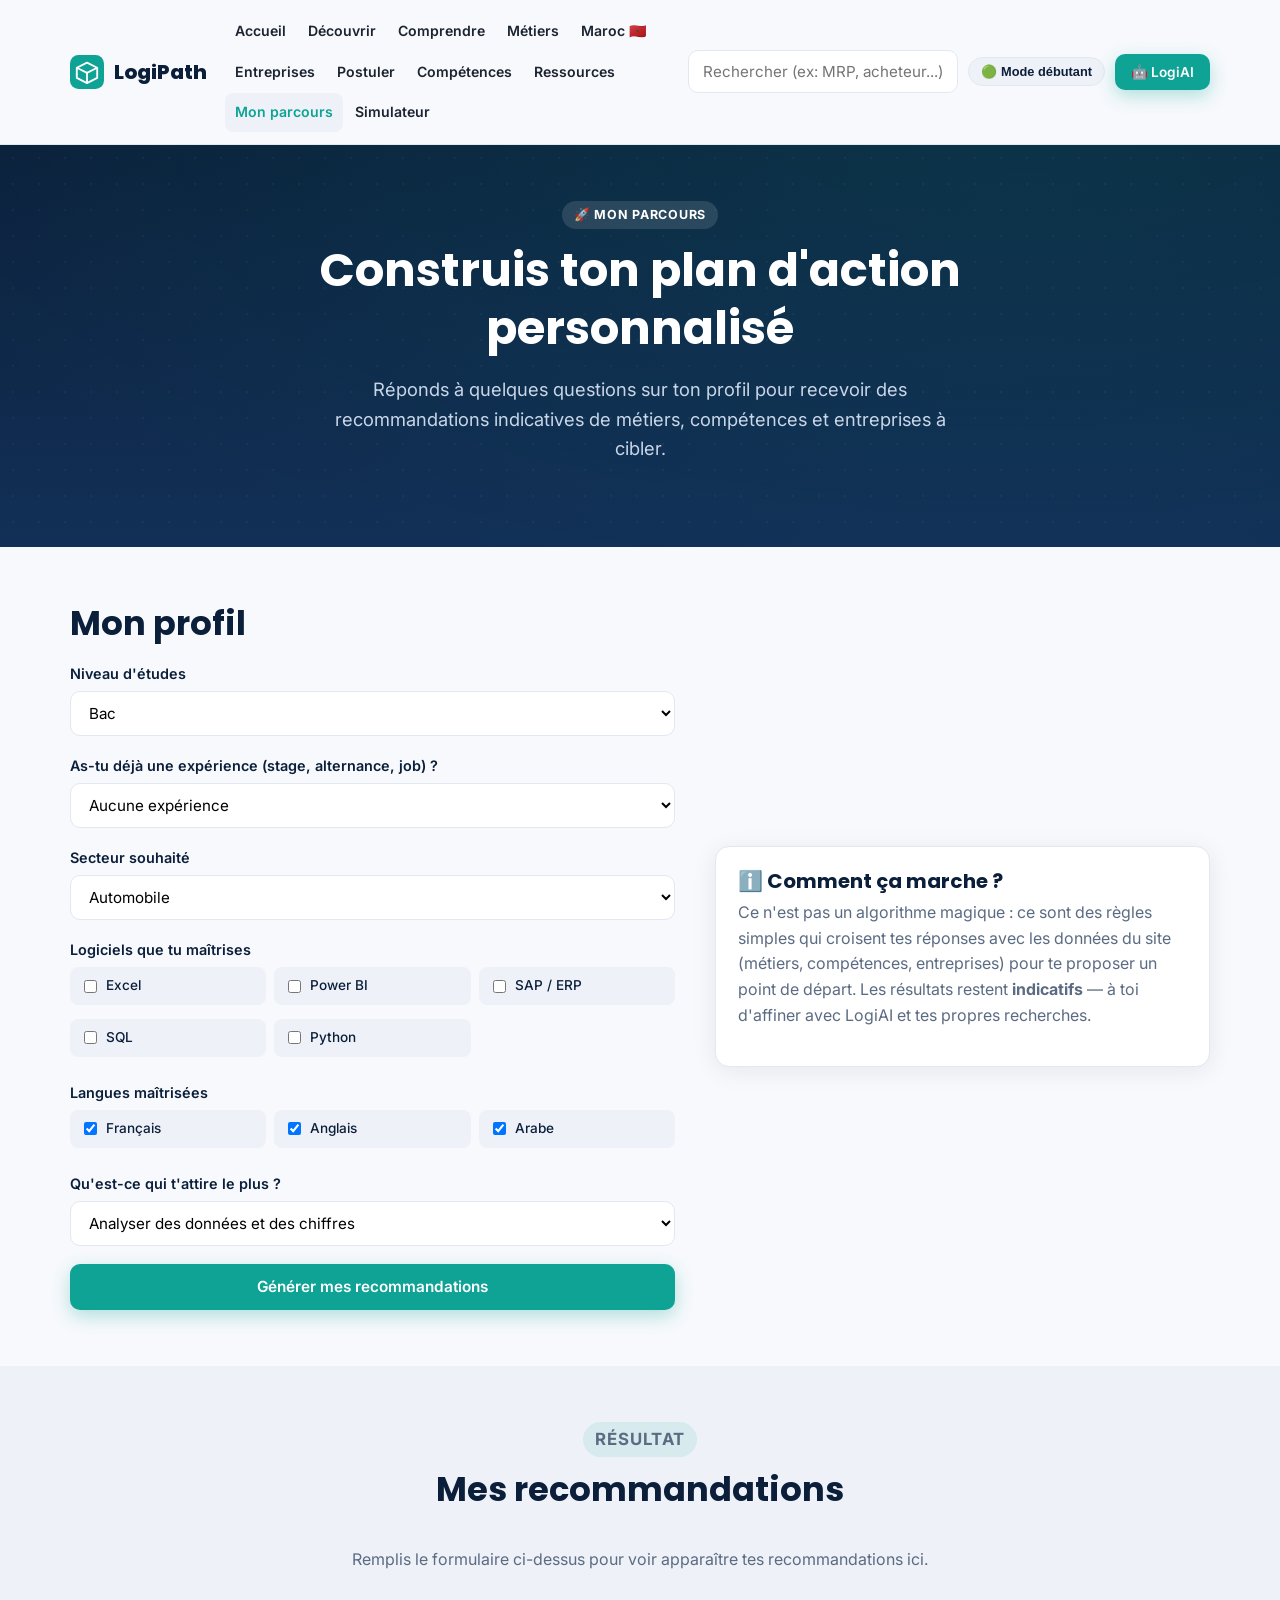
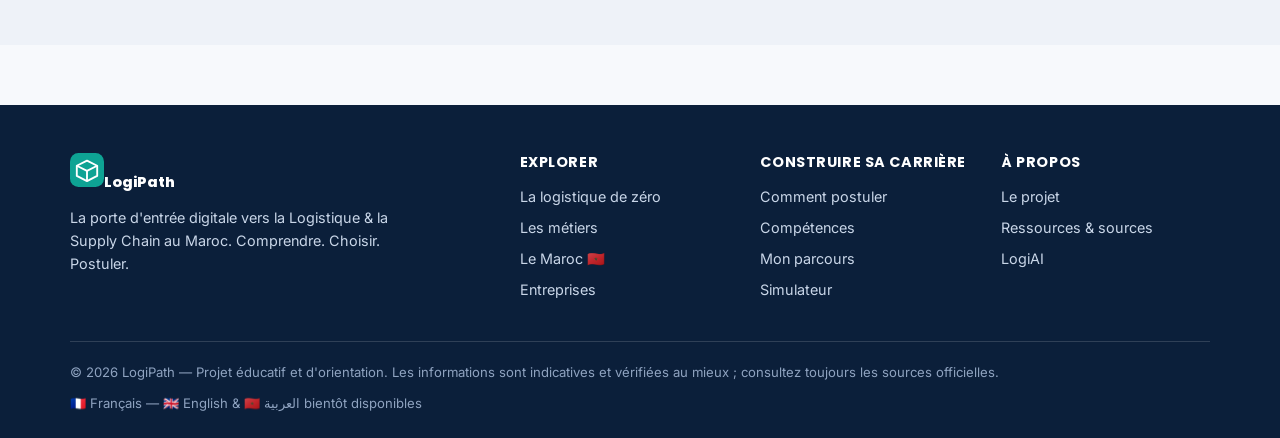
<file: parcours.html>
<!doctype html>
<html lang="fr">
<head>
<meta charset="UTF-8">
<meta name="viewport" content="width=device-width, initial-scale=1">
<title>Mon Parcours — LogiPath</title>
<meta name="description" content="Renseigne ton profil et reçois des recommandations indicatives : métiers, compétences prioritaires, entreprises à cibler et plan d'action.">
<link rel="icon" href="assets/img/favicon.svg" type="image/svg+xml">
<link href="https://fonts.googleapis.com/css2?family=Inter:wght@400;500;600;700&family=Poppins:wght@600;700;800&display=swap" rel="stylesheet">
<link rel="stylesheet" href="assets/css/style.css">
</head>
<body data-page="parcours">
<header class="site-header" id="site-header"></header>

<section class="hero" style="padding:56px 0;">
  <div class="container hero-inner">
    <p class="eyebrow" style="background:rgba(255,255,255,.12); color:#fff;">🚀 Mon Parcours</p>
    <h1 style="color:#fff;">Construis ton plan d'action personnalisé</h1>
    <p class="lead">Réponds à quelques questions sur ton profil pour recevoir des recommandations indicatives de métiers, compétences et entreprises à cibler.</p>
  </div>
</section>

<section>
  <div class="container">
    <div class="two-col">
      <div>
        <h2>Mon profil</h2>
        <form id="profileForm"></form>
      </div>
      <div class="card">
        <h3>ℹ️ Comment ça marche ?</h3>
        <p class="muted">Ce n'est pas un algorithme magique : ce sont des règles simples qui croisent tes réponses avec les données du site (métiers, compétences, entreprises) pour te proposer un point de départ. Les résultats restent <strong>indicatifs</strong> — à toi d'affiner avec LogiAI et tes propres recherches.</p>
      </div>
    </div>
  </div>
</section>

<section style="background:var(--bg-alt);">
  <div class="container">
    <div class="section-head">
      <p class="eyebrow">Résultat</p>
      <h2>Mes recommandations</h2>
    </div>
    <div id="recoResult"><p class="muted center">Remplis le formulaire ci-dessus pour voir apparaître tes recommandations ici.</p></div>
  </div>
</section>

<footer class="site-footer" id="site-footer"></footer>

<script src="assets/js/data.js"></script>
<script src="assets/js/main.js"></script>
<script src="assets/js/parcours.js"></script>
<script>
renderProfileForm();
restoreProfile();
</script>
</body>
</html>
</file>
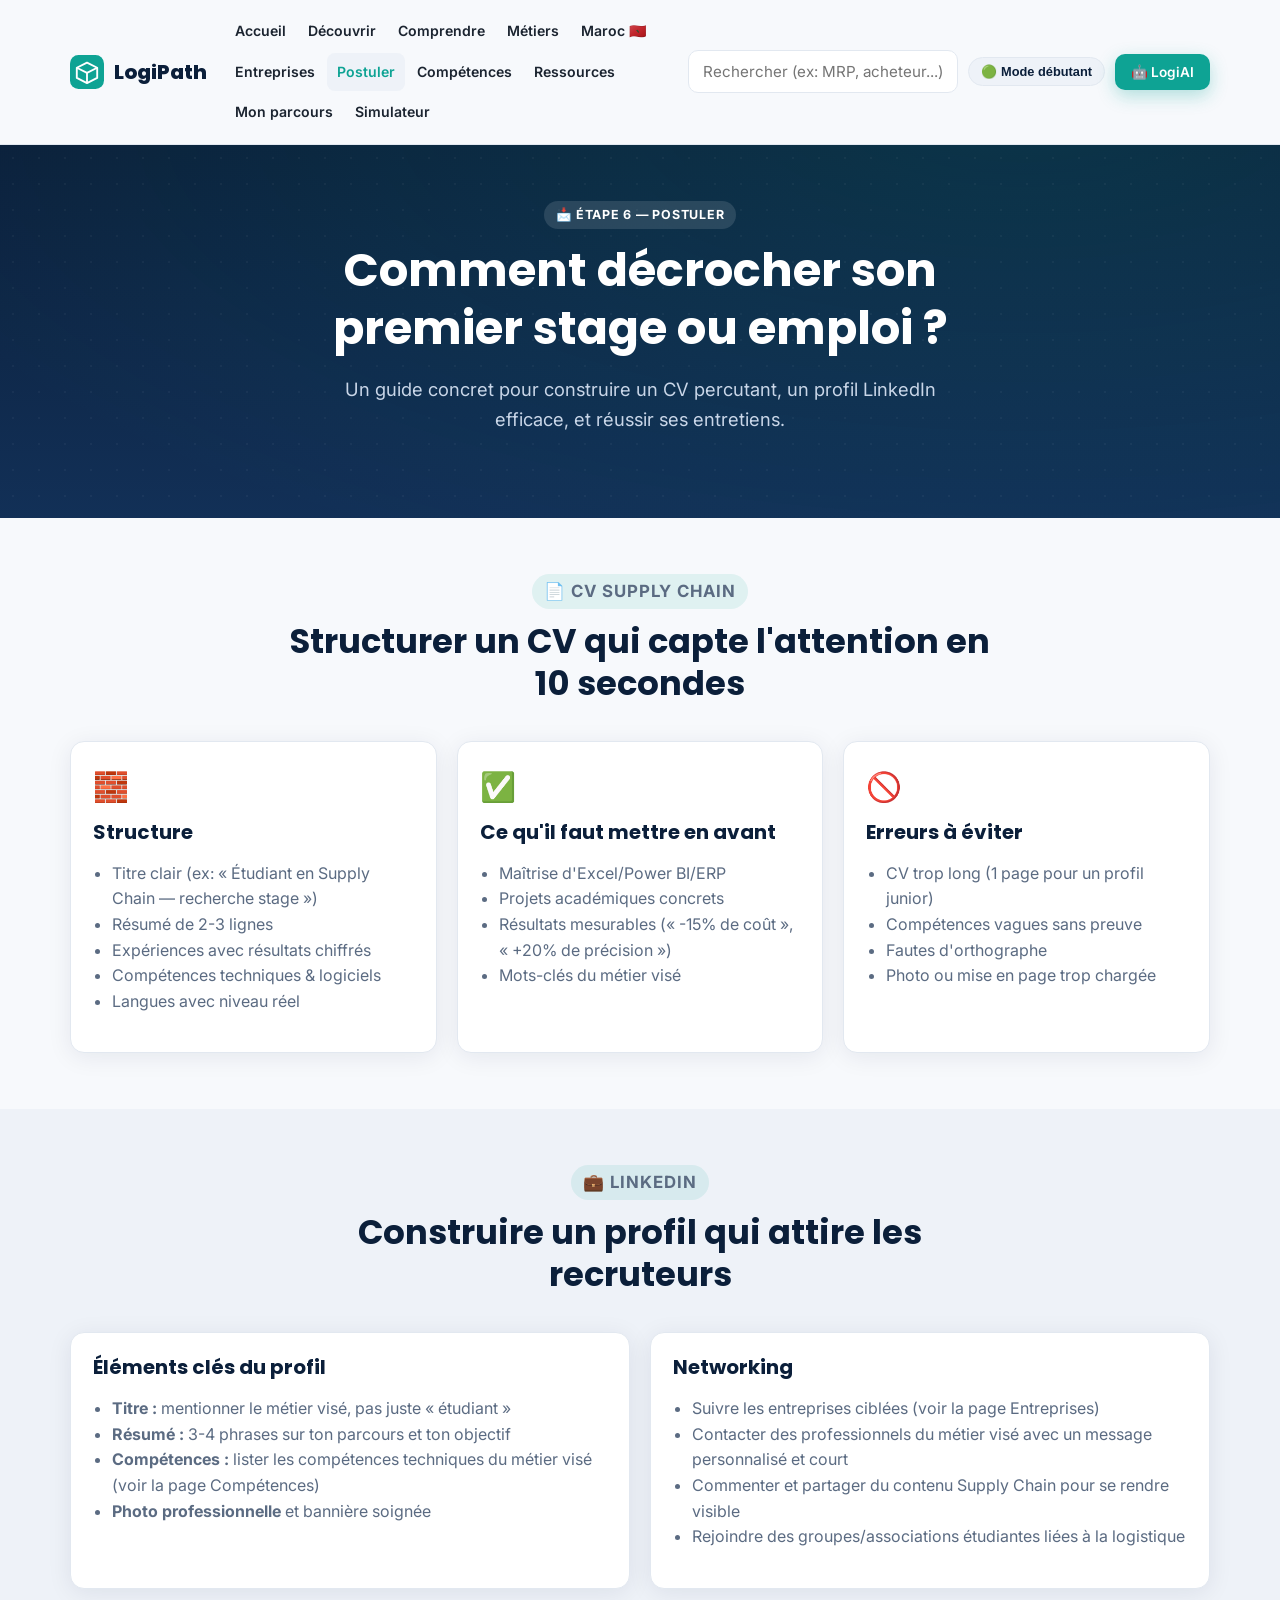
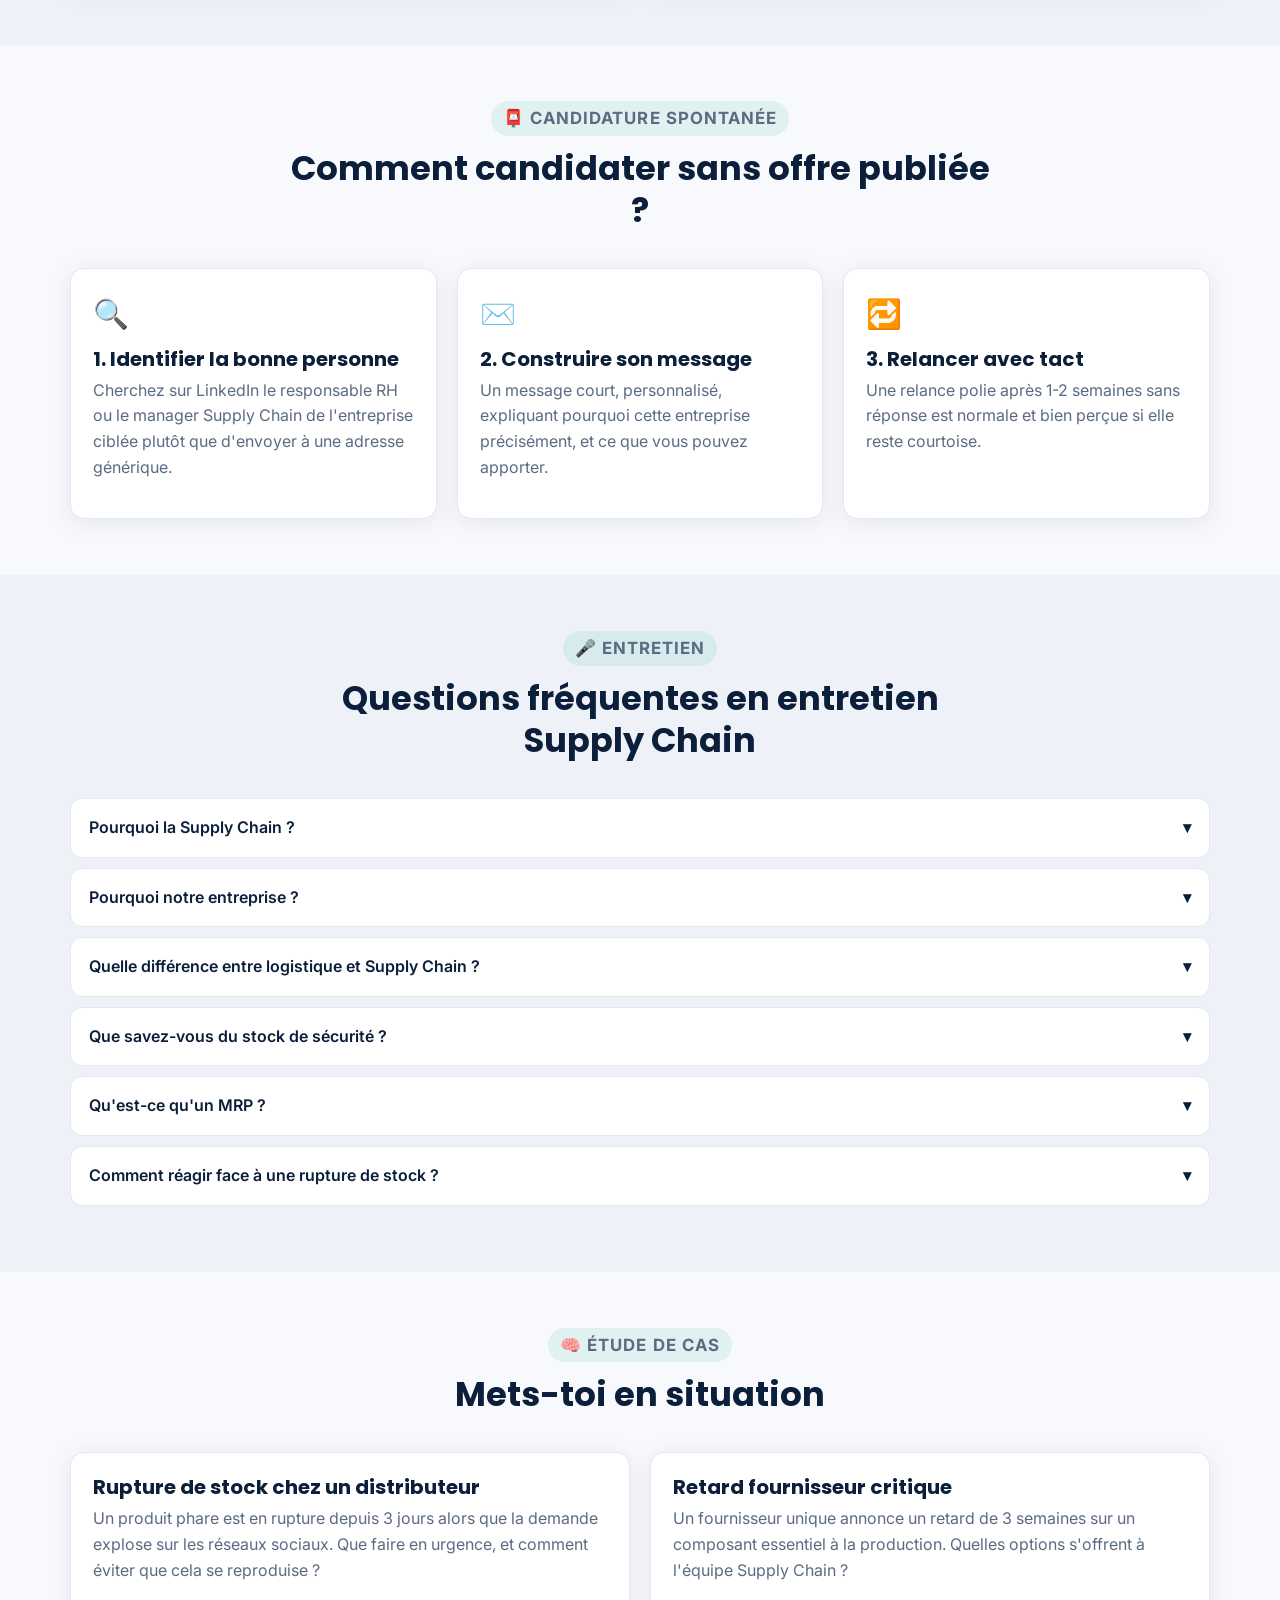
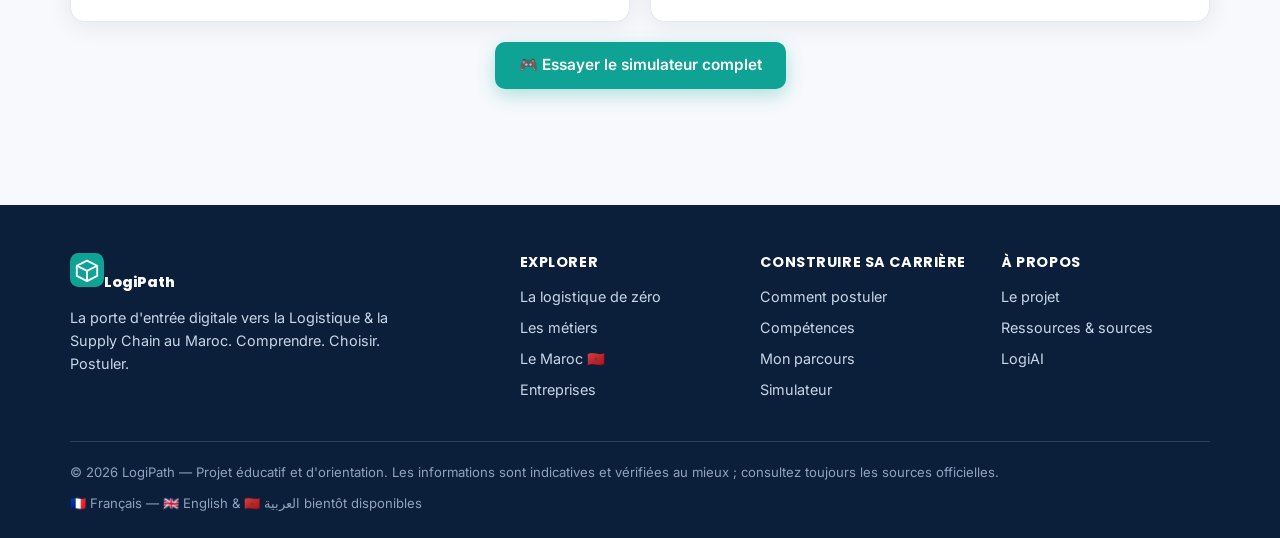
<file: postuler.html>
<!doctype html>
<html lang="fr">
<head>
<meta charset="UTF-8">
<meta name="viewport" content="width=device-width, initial-scale=1">
<title>Comment postuler — LogiPath</title>
<meta name="description" content="Guide d'insertion professionnelle : CV Supply Chain, LinkedIn, candidature spontanée, entretien et études de cas.">
<link rel="icon" href="assets/img/favicon.svg" type="image/svg+xml">
<link href="https://fonts.googleapis.com/css2?family=Inter:wght@400;500;600;700&family=Poppins:wght@600;700;800&display=swap" rel="stylesheet">
<link rel="stylesheet" href="assets/css/style.css">
</head>
<body data-page="postuler">
<header class="site-header" id="site-header"></header>

<section class="hero" style="padding:56px 0;">
  <div class="container hero-inner">
    <p class="eyebrow" style="background:rgba(255,255,255,.12); color:#fff;">📩 Étape 6 — Postuler</p>
    <h1 style="color:#fff;">Comment décrocher son premier stage ou emploi ?</h1>
    <p class="lead">Un guide concret pour construire un CV percutant, un profil LinkedIn efficace, et réussir ses entretiens.</p>
  </div>
</section>

<section>
  <div class="container">
    <div class="section-head">
      <p class="eyebrow">📄 CV Supply Chain</p>
      <h2>Structurer un CV qui capte l'attention en 10 secondes</h2>
    </div>
    <div class="grid grid-3">
      <div class="card"><span class="icon">🧱</span><h3>Structure</h3><ul class="muted"><li>Titre clair (ex: « Étudiant en Supply Chain — recherche stage »)</li><li>Résumé de 2-3 lignes</li><li>Expériences avec résultats chiffrés</li><li>Compétences techniques &amp; logiciels</li><li>Langues avec niveau réel</li></ul></div>
      <div class="card"><span class="icon">✅</span><h3>Ce qu'il faut mettre en avant</h3><ul class="muted"><li>Maîtrise d'Excel/Power BI/ERP</li><li>Projets académiques concrets</li><li>Résultats mesurables (« -15% de coût », « +20% de précision »)</li><li>Mots-clés du métier visé</li></ul></div>
      <div class="card"><span class="icon">🚫</span><h3>Erreurs à éviter</h3><ul class="muted"><li>CV trop long (1 page pour un profil junior)</li><li>Compétences vagues sans preuve</li><li>Fautes d'orthographe</li><li>Photo ou mise en page trop chargée</li></ul></div>
    </div>
  </div>
</section>

<section style="background:var(--bg-alt);">
  <div class="container">
    <div class="section-head">
      <p class="eyebrow">💼 LinkedIn</p>
      <h2>Construire un profil qui attire les recruteurs</h2>
    </div>
    <div class="grid grid-2">
      <div class="card">
        <h3>Éléments clés du profil</h3>
        <ul class="muted">
          <li><strong>Titre :</strong> mentionner le métier visé, pas juste « étudiant »</li>
          <li><strong>Résumé :</strong> 3-4 phrases sur ton parcours et ton objectif</li>
          <li><strong>Compétences :</strong> lister les compétences techniques du métier visé (voir la page Compétences)</li>
          <li><strong>Photo professionnelle</strong> et bannière soignée</li>
        </ul>
      </div>
      <div class="card">
        <h3>Networking</h3>
        <ul class="muted">
          <li>Suivre les entreprises ciblées (voir la page Entreprises)</li>
          <li>Contacter des professionnels du métier visé avec un message personnalisé et court</li>
          <li>Commenter et partager du contenu Supply Chain pour se rendre visible</li>
          <li>Rejoindre des groupes/associations étudiantes liées à la logistique</li>
        </ul>
      </div>
    </div>
  </div>
</section>

<section>
  <div class="container">
    <div class="section-head">
      <p class="eyebrow">📮 Candidature spontanée</p>
      <h2>Comment candidater sans offre publiée ?</h2>
    </div>
    <div class="grid grid-3">
      <div class="card"><span class="icon">🔍</span><h3>1. Identifier la bonne personne</h3><p class="muted">Cherchez sur LinkedIn le responsable RH ou le manager Supply Chain de l'entreprise ciblée plutôt que d'envoyer à une adresse générique.</p></div>
      <div class="card"><span class="icon">✉️</span><h3>2. Construire son message</h3><p class="muted">Un message court, personnalisé, expliquant pourquoi cette entreprise précisément, et ce que vous pouvez apporter.</p></div>
      <div class="card"><span class="icon">🔁</span><h3>3. Relancer avec tact</h3><p class="muted">Une relance polie après 1-2 semaines sans réponse est normale et bien perçue si elle reste courtoise.</p></div>
    </div>
  </div>
</section>

<section style="background:var(--bg-alt);">
  <div class="container">
    <div class="section-head">
      <p class="eyebrow">🎤 Entretien</p>
      <h2>Questions fréquentes en entretien Supply Chain</h2>
    </div>
    <div id="interviewAccordion"></div>
  </div>
</section>

<section>
  <div class="container">
    <div class="section-head">
      <p class="eyebrow">🧠 Étude de cas</p>
      <h2>Mets-toi en situation</h2>
    </div>
    <div class="grid grid-2" id="caseStudies"></div>
    <div class="center" style="margin-top:20px;">
      <a href="simulateur.html" class="btn btn-primary">🎮 Essayer le simulateur complet</a>
    </div>
  </div>
</section>

<footer class="site-footer" id="site-footer"></footer>

<script src="assets/js/data.js"></script>
<script src="assets/js/main.js"></script>
<script>
function renderInterview(){
  const box = document.getElementById("interviewAccordion");
  box.innerHTML = INTERVIEW_QUESTIONS.map(q => `
    <div class="accordion-item">
      <div class="accordion-head"><span>${q.q}</span><span class="chev">▾</span></div>
      <div class="accordion-body"><p class="muted">${q.tip}</p></div>
    </div>`).join("");
  initAccordions(box);
}
function renderCases(){
  const box = document.getElementById("caseStudies");
  box.innerHTML = RESOURCES.caseStudies.map(c => `
    <div class="card"><h3>${c.title}</h3><p class="muted">${c.desc}</p></div>`).join("");
}
renderInterview();
renderCases();
</script>
</body>
</html>
</file>
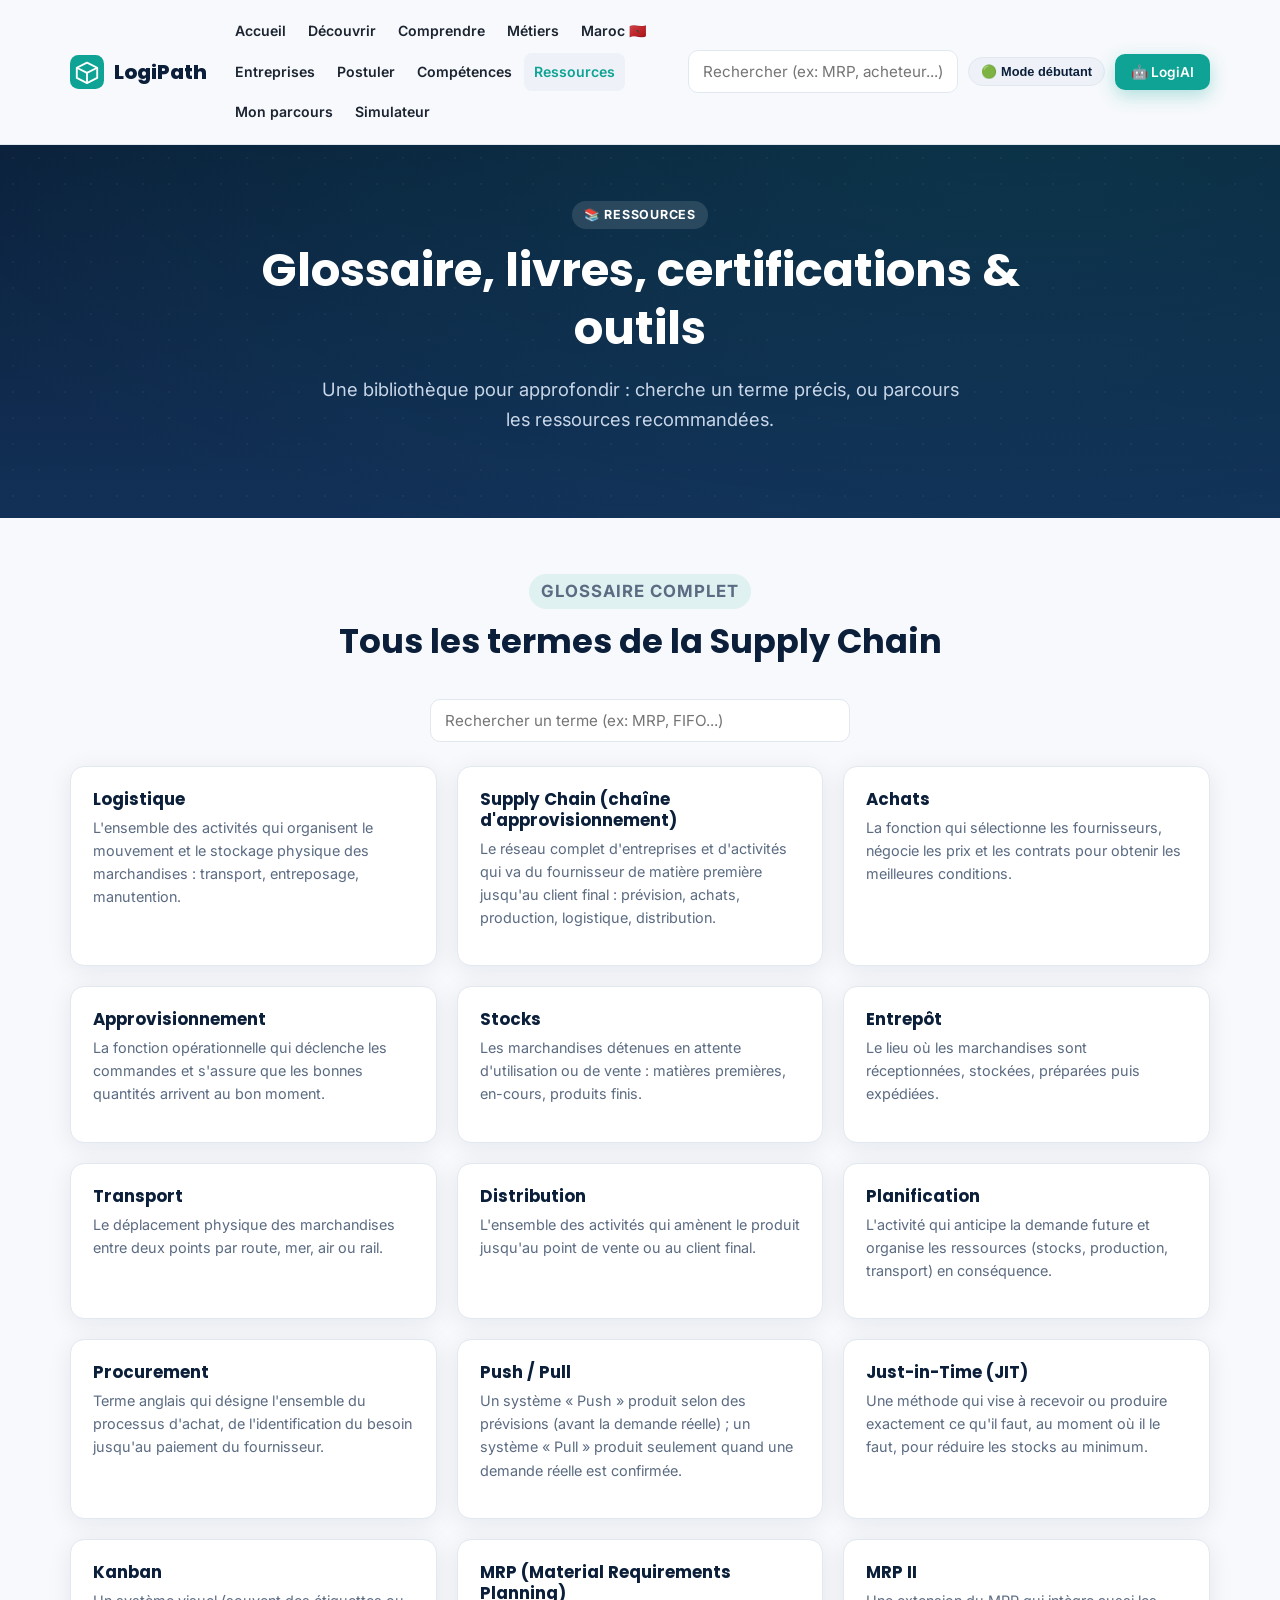
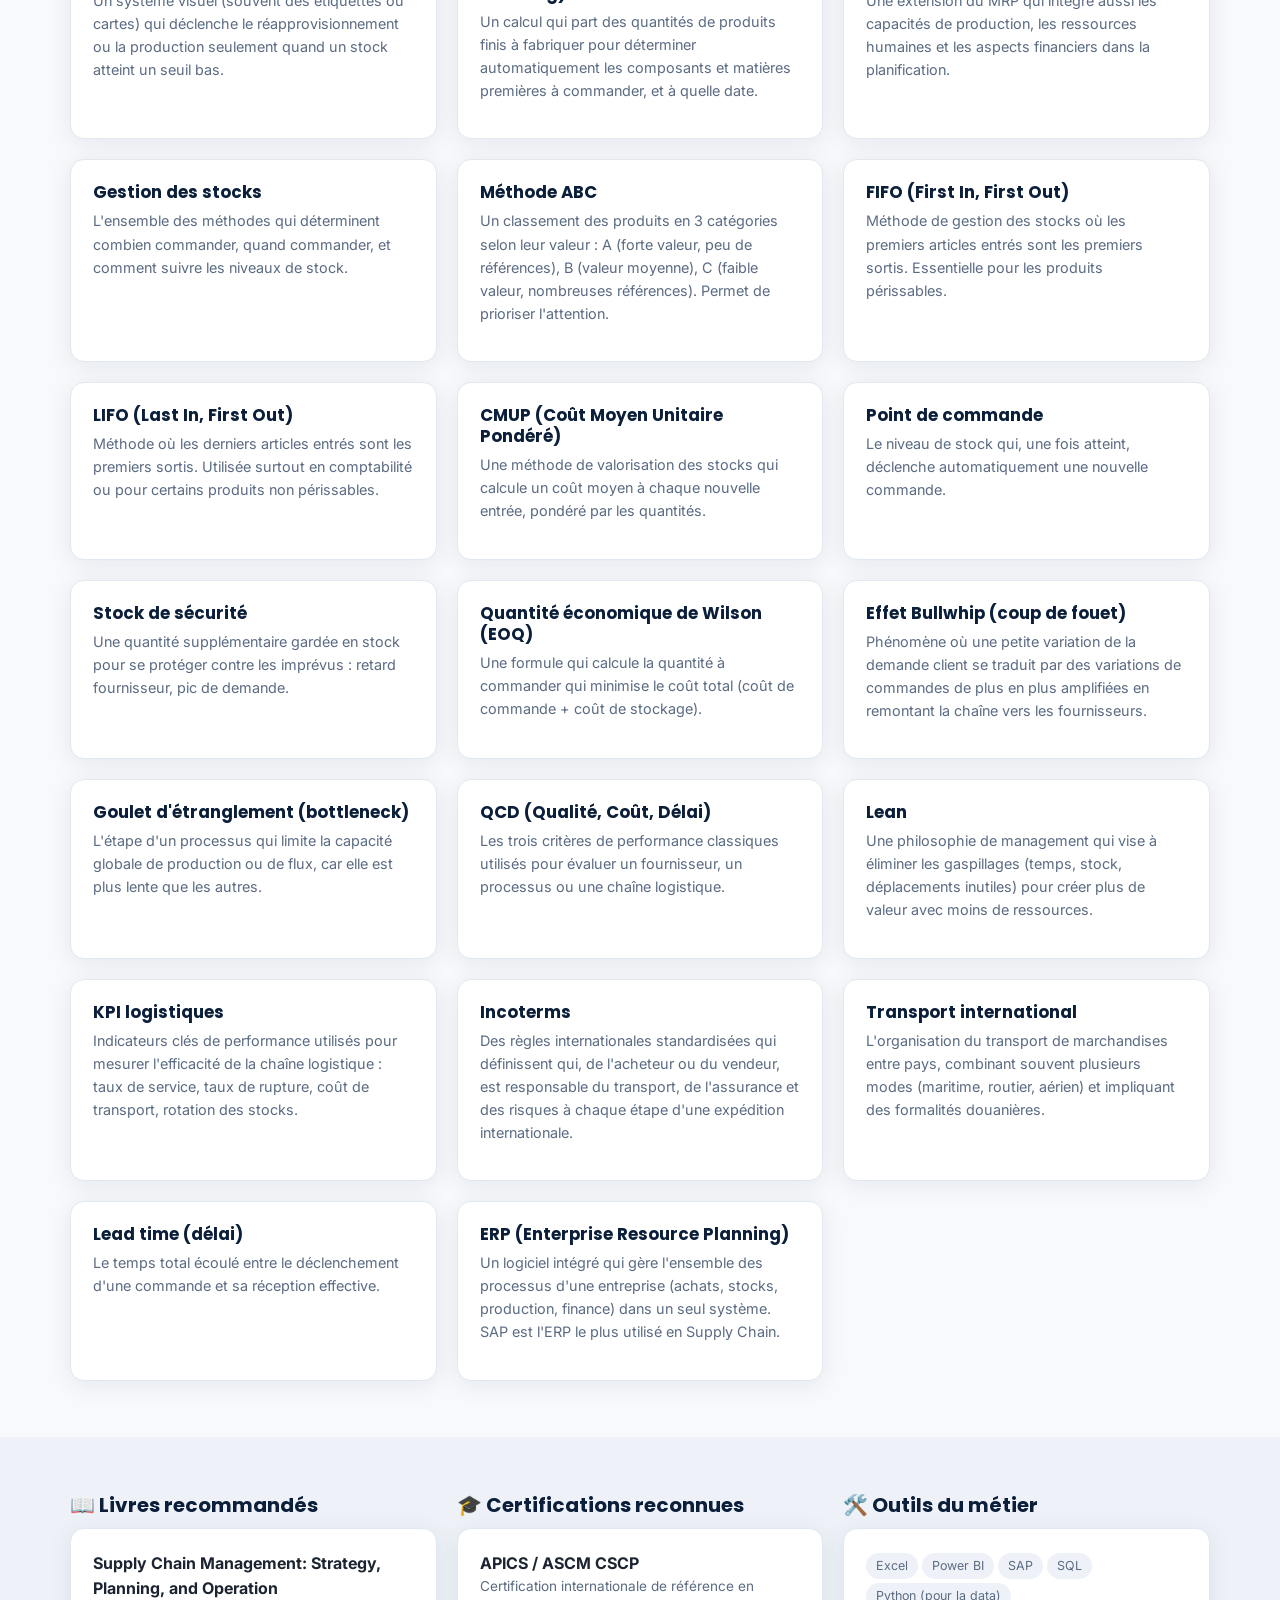
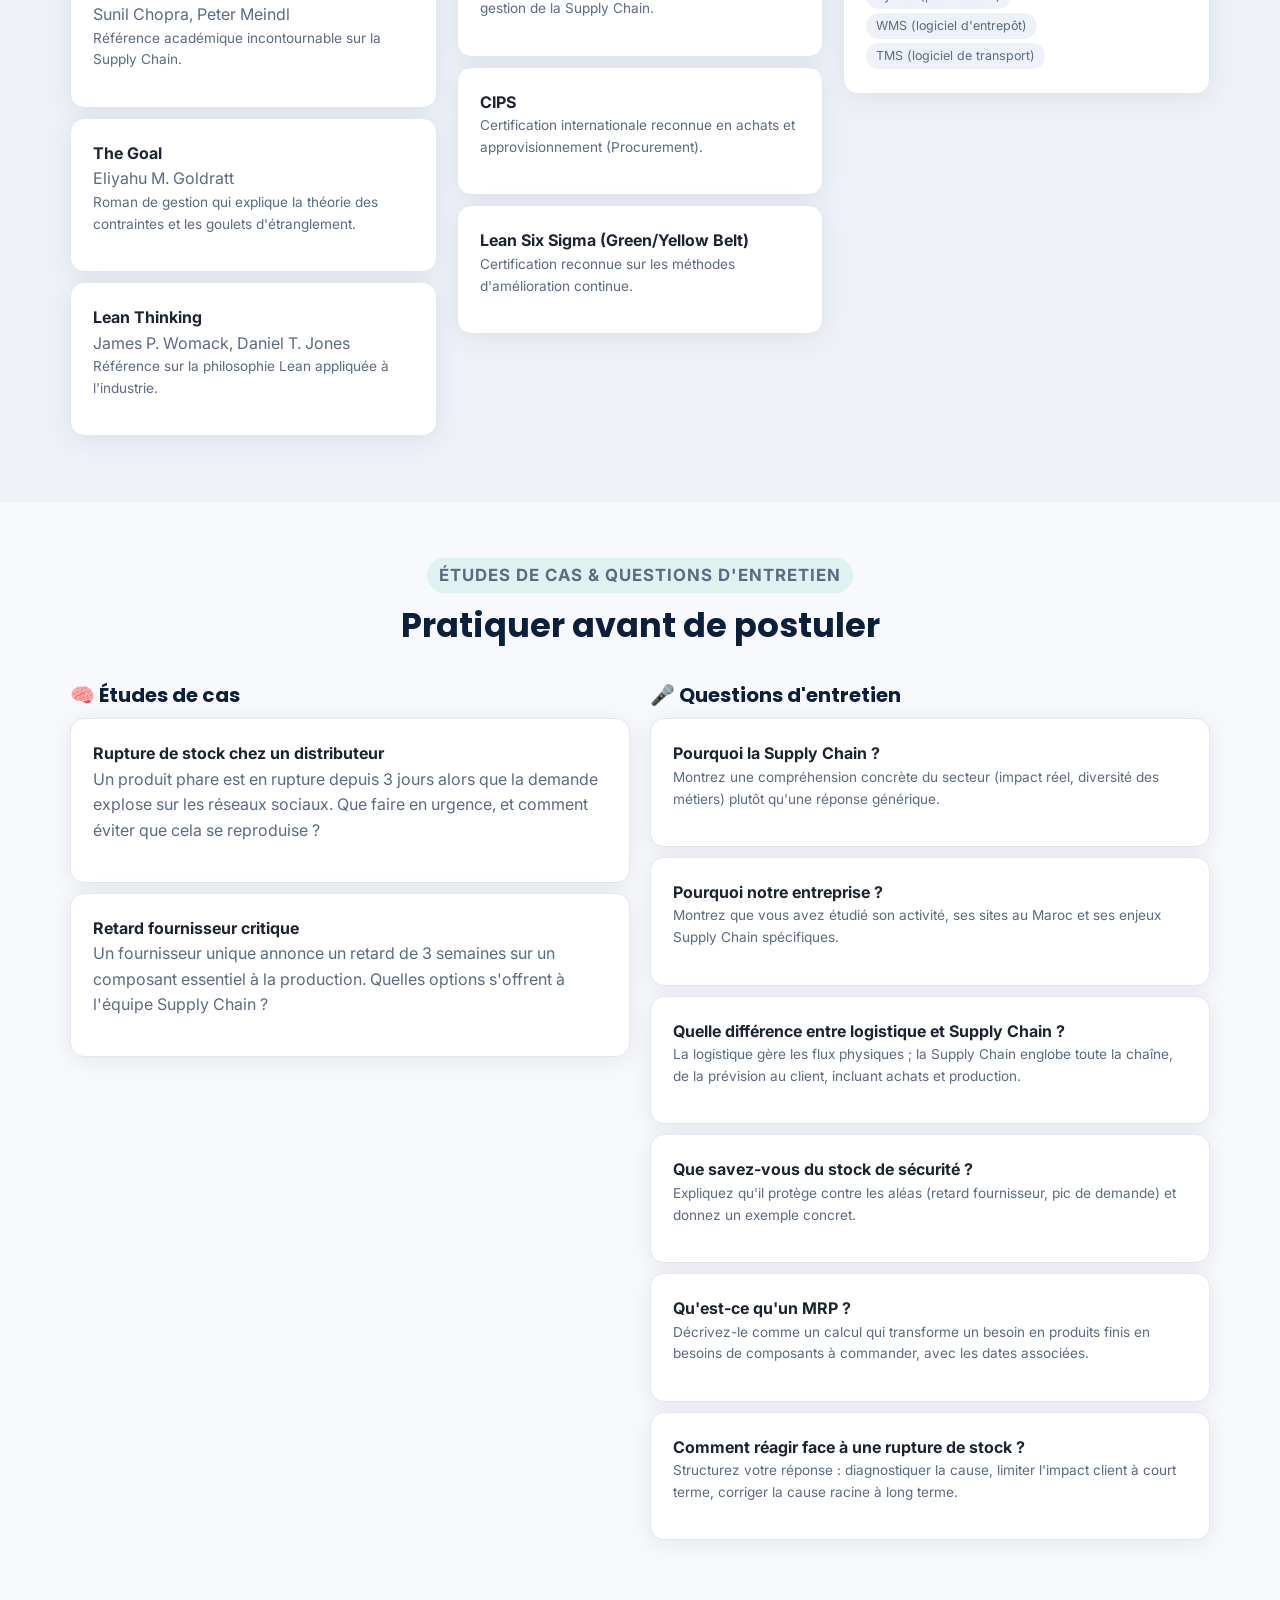
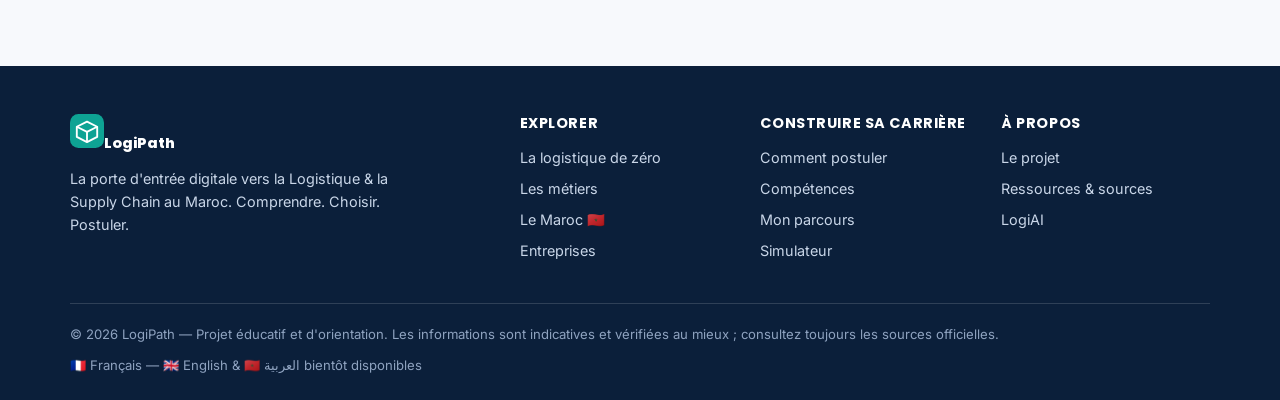
<file: ressources.html>
<!doctype html>
<html lang="fr">
<head>
<meta charset="UTF-8">
<meta name="viewport" content="width=device-width, initial-scale=1">
<title>Ressources — LogiPath</title>
<meta name="description" content="Glossaire complet, livres, certifications, outils et études de cas pour approfondir la Logistique et la Supply Chain.">
<link rel="icon" href="assets/img/favicon.svg" type="image/svg+xml">
<link href="https://fonts.googleapis.com/css2?family=Inter:wght@400;500;600;700&family=Poppins:wght@600;700;800&display=swap" rel="stylesheet">
<link rel="stylesheet" href="assets/css/style.css">
</head>
<body data-page="ressources">
<header class="site-header" id="site-header"></header>

<section class="hero" style="padding:56px 0;">
  <div class="container hero-inner">
    <p class="eyebrow" style="background:rgba(255,255,255,.12); color:#fff;">📚 Ressources</p>
    <h1 style="color:#fff;">Glossaire, livres, certifications &amp; outils</h1>
    <p class="lead">Une bibliothèque pour approfondir : cherche un terme précis, ou parcours les ressources recommandées.</p>
  </div>
</section>

<section>
  <div class="container">
    <div class="section-head">
      <p class="eyebrow">Glossaire complet</p>
      <h2>Tous les termes de la Supply Chain</h2>
    </div>
    <div style="max-width:420px; margin:0 auto 24px;">
      <input type="text" id="glossarySearch" placeholder="Rechercher un terme (ex: MRP, FIFO...)">
    </div>
    <div class="grid grid-3" id="glossaryGrid"></div>
  </div>
</section>

<section style="background:var(--bg-alt);">
  <div class="container">
    <div class="grid grid-3">
      <div>
        <h3>📖 Livres recommandés</h3>
        <div id="booksList"></div>
      </div>
      <div>
        <h3>🎓 Certifications reconnues</h3>
        <div id="certsList"></div>
      </div>
      <div>
        <h3>🛠️ Outils du métier</h3>
        <div id="toolsList"></div>
      </div>
    </div>
  </div>
</section>

<section>
  <div class="container">
    <div class="section-head">
      <p class="eyebrow">Études de cas &amp; questions d'entretien</p>
      <h2>Pratiquer avant de postuler</h2>
    </div>
    <div class="grid grid-2">
      <div>
        <h3>🧠 Études de cas</h3>
        <div id="casesList"></div>
      </div>
      <div>
        <h3>🎤 Questions d'entretien</h3>
        <div id="interviewList"></div>
      </div>
    </div>
  </div>
</section>

<footer class="site-footer" id="site-footer"></footer>

<script src="assets/js/data.js"></script>
<script src="assets/js/main.js"></script>
<script>
function renderGlossary(filter){
  const grid = document.getElementById("glossaryGrid");
  const q = (filter||"").toLowerCase();
  const list = GLOSSARY.filter(g => !q || g.term.toLowerCase().includes(q) || g.def.toLowerCase().includes(q));
  grid.innerHTML = list.map(g => `
    <div class="card clickable" id="glossary-${g.id}" data-id="${g.id}">
      <h3 style="font-size:1.05rem;">${g.term}</h3>
      <p class="muted" style="font-size:.9rem;">${g.def}</p>
    </div>`).join("") || `<p class="muted">Aucun résultat. <a href="logiai.html">Demande à LogiAI</a>.</p>`;
  grid.querySelectorAll(".card").forEach(c => c.addEventListener("click", () => {
    const g = GLOSSARY.find(x=>x.id===c.dataset.id);
    openModal(`<h3>${g.term}</h3><p>${g.def}</p><div class="modal-section"><h4>Exemple concret</h4><p class="muted">${g.example}</p></div>`);
  }));
}
document.getElementById("glossarySearch").addEventListener("input", (e) => renderGlossary(e.target.value));

function renderLists(){
  document.getElementById("booksList").innerHTML = RESOURCES.books.map(b => `<div class="card" style="margin-bottom:10px;"><strong>${b.title}</strong><br><span class="muted">${b.authors}</span><p class="muted" style="font-size:.85rem;">${b.note}</p></div>`).join("");
  document.getElementById("certsList").innerHTML = RESOURCES.certifications.map(c => `<div class="card" style="margin-bottom:10px;"><strong>${c.name}</strong><p class="muted" style="font-size:.85rem;">${c.note}</p></div>`).join("");
  document.getElementById("toolsList").innerHTML = `<div class="card">${RESOURCES.tools.map(t=>`<span class="tag">${t}</span>`).join("")}</div>`;
  document.getElementById("casesList").innerHTML = RESOURCES.caseStudies.map(c => `<div class="card" style="margin-bottom:10px;"><strong>${c.title}</strong><p class="muted">${c.desc}</p></div>`).join("");
  document.getElementById("interviewList").innerHTML = INTERVIEW_QUESTIONS.map(q => `<div class="card" style="margin-bottom:10px;"><strong>${q.q}</strong><p class="muted" style="font-size:.85rem;">${q.tip}</p></div>`).join("");
}

renderGlossary("");
renderLists();

const params = new URLSearchParams(location.search);
const openId = params.get("open");
if(openId && openId.startsWith("glossary-")){
  const id = openId.replace("glossary-","");
  const g = GLOSSARY.find(x=>x.id===id);
  if(g){ document.getElementById(`glossary-${id}`)?.scrollIntoView({behavior:"smooth", block:"center"}); }
}
</script>
</body>
</html>
</file>
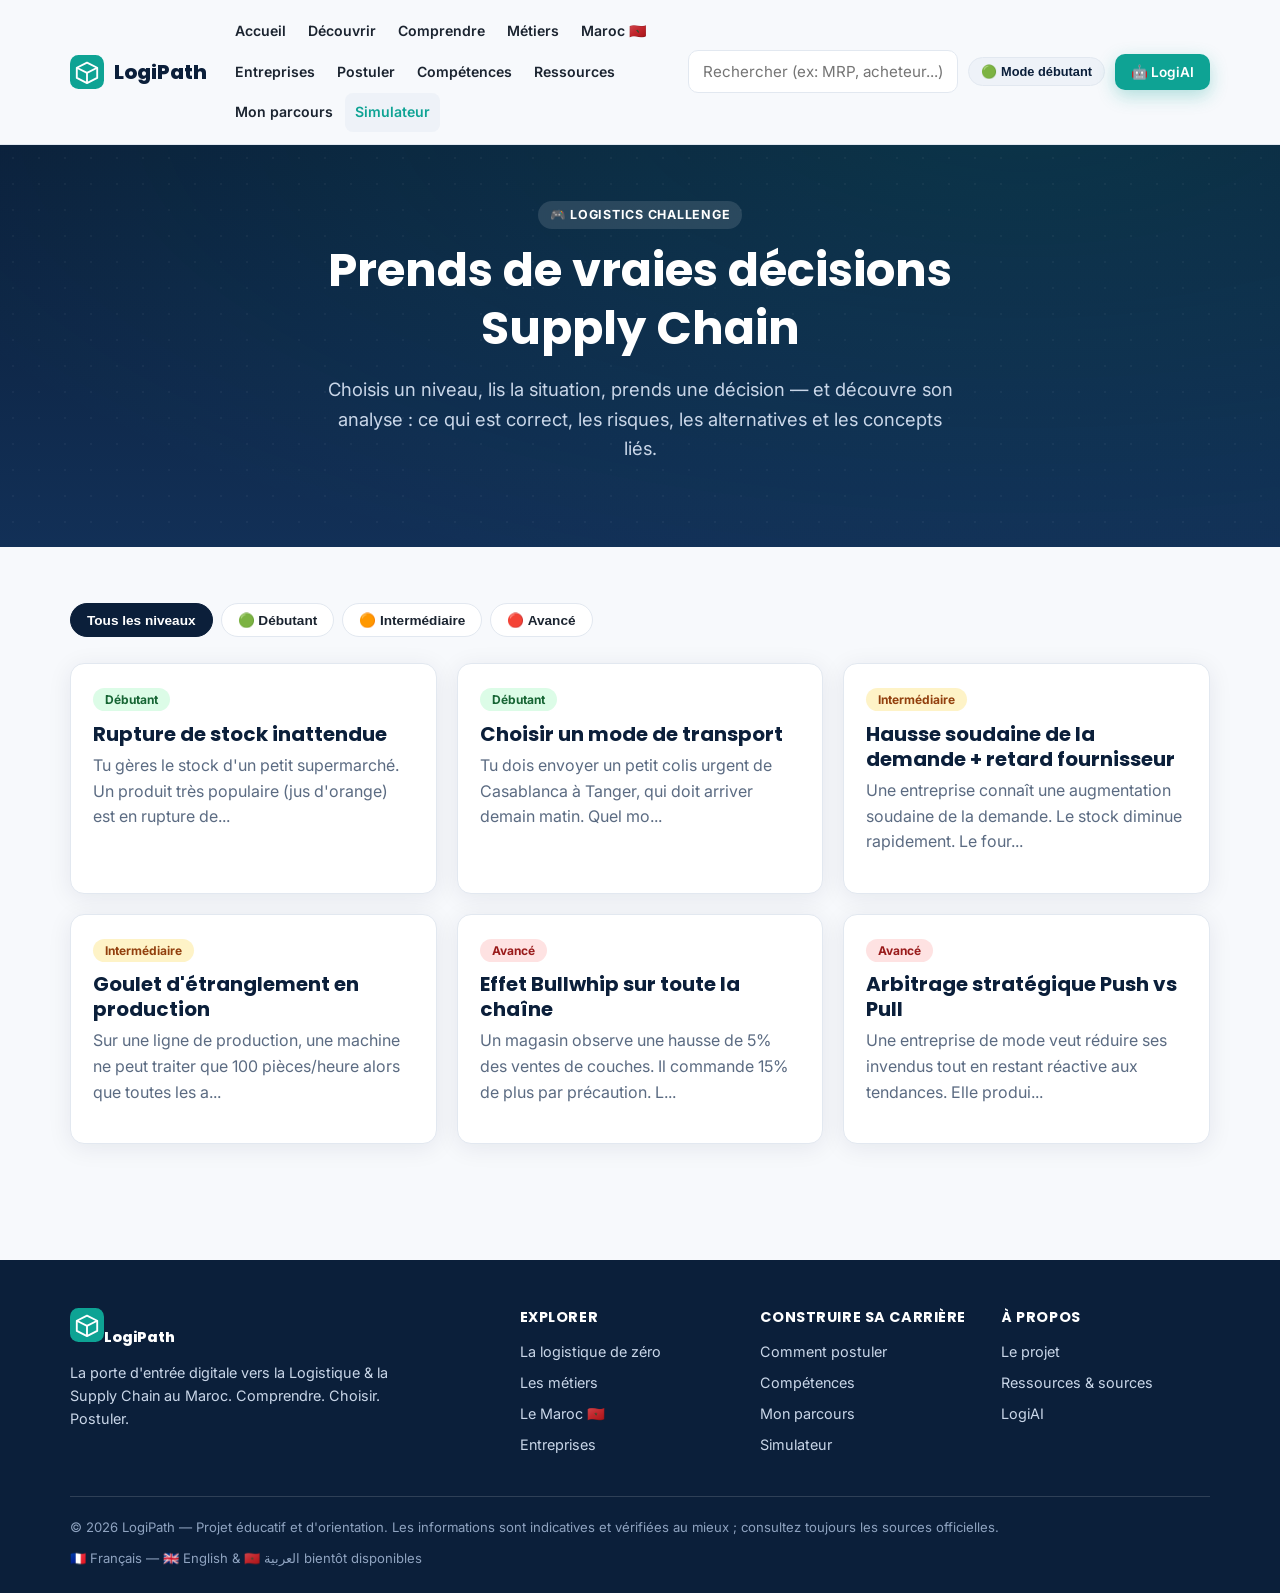
<file: simulateur.html>
<!doctype html>
<html lang="fr">
<head>
<meta charset="UTF-8">
<meta name="viewport" content="width=device-width, initial-scale=1">
<title>Logistics Challenge — Simulateur — LogiPath</title>
<meta name="description" content="Mets-toi dans la peau d'un professionnel Supply Chain face à des situations réelles et découvre les concepts derrière chaque décision.">
<link rel="icon" href="assets/img/favicon.svg" type="image/svg+xml">
<link href="https://fonts.googleapis.com/css2?family=Inter:wght@400;500;600;700&family=Poppins:wght@600;700;800&display=swap" rel="stylesheet">
<link rel="stylesheet" href="assets/css/style.css">
</head>
<body data-page="simulateur">
<header class="site-header" id="site-header"></header>

<section class="hero" style="padding:56px 0;">
  <div class="container hero-inner">
    <p class="eyebrow" style="background:rgba(255,255,255,.12); color:#fff;">🎮 Logistics Challenge</p>
    <h1 style="color:#fff;">Prends de vraies décisions Supply Chain</h1>
    <p class="lead">Choisis un niveau, lis la situation, prends une décision — et découvre son analyse : ce qui est correct, les risques, les alternatives et les concepts liés.</p>
  </div>
</section>

<section>
  <div class="container">
    <div id="scenarioList">
      <div class="filter-bar" id="levelFilters">
        <button class="filter-chip active" data-level="all">Tous les niveaux</button>
        <button class="filter-chip" data-level="Débutant">🟢 Débutant</button>
        <button class="filter-chip" data-level="Intermédiaire">🟠 Intermédiaire</button>
        <button class="filter-chip" data-level="Avancé">🔴 Avancé</button>
      </div>
      <div class="grid grid-3" id="scenarioGrid"></div>
    </div>
    <div id="scenarioPlay" style="display:none;"></div>
  </div>
</section>

<footer class="site-footer" id="site-footer"></footer>

<script src="assets/js/data.js"></script>
<script src="assets/js/main.js"></script>
<script src="assets/js/simulateur.js"></script>
<script>
document.getElementById("levelFilters").addEventListener("click", (e) => {
  if(e.target.tagName !== "BUTTON") return;
  document.querySelectorAll("#levelFilters .filter-chip").forEach(b=>b.classList.remove("active"));
  e.target.classList.add("active");
  renderScenarioList(e.target.dataset.level);
});
renderScenarioList("all");
</script>
</body>
</html>
</file>
<file: assets/css/style.css>
/* =========================================================================
   LogiPath — Design system
   ========================================================================= */
:root{
  --navy:#0B1F3A;
  --navy-light:#123057;
  --teal:#0EA394;
  --teal-light:#14C7B4;
  --amber:#F5A623;
  --bg:#F7F9FC;
  --bg-alt:#EEF2F8;
  --card:#FFFFFF;
  --text:#1B2430;
  --text-muted:#5B6B82;
  --border:#E2E8F0;
  --radius:14px;
  --radius-sm:8px;
  --shadow:0 4px 24px rgba(11,31,58,0.08);
  --shadow-hover:0 10px 32px rgba(11,31,58,0.14);
  --maxw:1180px;
  --font: 'Inter', -apple-system, BlinkMacSystemFont, "Segoe UI", Roboto, sans-serif;
  --font-head: 'Poppins', var(--font);
}

*,*::before,*::after{box-sizing:border-box;}
html{scroll-behavior:smooth;}
body{
  margin:0; font-family:var(--font); color:var(--text); background:var(--bg);
  line-height:1.6; font-size:16px; -webkit-font-smoothing:antialiased;
}
h1,h2,h3,h4{font-family:var(--font-head); line-height:1.25; margin:0 0 .5em; color:var(--navy); font-weight:700;}
h1{font-size:clamp(1.9rem,4vw,2.9rem);}
h2{font-size:clamp(1.5rem,3vw,2.1rem);}
h3{font-size:1.25rem;}
p{margin:0 0 1em;}
a{color:var(--teal); text-decoration:none;}
a:hover{text-decoration:underline;}
img{max-width:100%; display:block;}
ul{padding-left:1.2em;}
.container{max-width:var(--maxw); margin:0 auto; padding:0 20px;}
section{padding:56px 0;}
.section-tight{padding:32px 0;}
.section-head{max-width:720px; margin:0 auto 36px; text-align:center;}
.section-head p{color:var(--text-muted); font-size:1.05rem;}
.eyebrow{display:inline-block; font-size:.78rem; font-weight:700; letter-spacing:.06em; text-transform:uppercase; color:var(--teal); background:rgba(14,163,148,.1); padding:4px 12px; border-radius:20px; margin-bottom:12px;}
.muted{color:var(--text-muted);}
.center{text-align:center;}

/* Buttons */
.btn{display:inline-flex; align-items:center; gap:8px; font-family:var(--font); font-weight:600; font-size:.96rem; padding:12px 22px; border-radius:10px; border:2px solid transparent; cursor:pointer; transition:.18s ease; text-decoration:none; line-height:1.2;}
.btn:hover{text-decoration:none; transform:translateY(-1px);}
.btn-primary{background:var(--teal); color:#fff; box-shadow:0 6px 18px rgba(14,163,148,.3);}
.btn-primary:hover{background:var(--teal-light);}
.btn-navy{background:var(--navy); color:#fff;}
.btn-navy:hover{background:var(--navy-light);}
.btn-outline{background:transparent; border-color:var(--border); color:var(--navy);}
.btn-outline:hover{border-color:var(--teal); color:var(--teal);}
.btn-amber{background:var(--amber); color:#3a2600;}
.btn-block{width:100%; justify-content:center;}
.btn-sm{padding:8px 14px; font-size:.85rem;}

/* Header */
.site-header{position:sticky; top:0; z-index:200; background:rgba(247,249,252,.92); backdrop-filter:blur(8px); border-bottom:1px solid var(--border);}
.header-inner{display:flex; align-items:center; gap:18px; padding:12px 20px; max-width:var(--maxw); margin:0 auto;}
.brand{display:flex; align-items:center; gap:10px; font-family:var(--font-head); font-weight:800; font-size:1.25rem; color:var(--navy); flex-shrink:0;}
.brand svg{width:34px; height:34px;}
.main-nav{display:flex; gap:2px; flex-wrap:wrap; flex:1;}
.main-nav a{color:var(--text); font-weight:600; font-size:.88rem; padding:8px 10px; border-radius:8px; white-space:nowrap;}
.main-nav a:hover, .main-nav a.active{background:var(--bg-alt); color:var(--teal); text-decoration:none;}
.header-actions{display:flex; align-items:center; gap:10px;}
.search-box{position:relative;}
.search-box input{border:1px solid var(--border); border-radius:20px; padding:8px 14px 8px 34px; font-family:var(--font); font-size:.85rem; width:170px; background:#fff url("data:image/svg+xml,%3Csvg xmlns='http://www.w3.org/2000/svg' width='16' height='16' fill='%235B6B82' viewBox='0 0 16 16'%3E%3Cpath d='M11.7 10.3a6 6 0 1 0-1.4 1.4l3.5 3.5 1.4-1.4-3.5-3.5zM6 10.5a4.5 4.5 0 1 1 0-9 4.5 4.5 0 0 1 0 9z'/%3E%3C/svg%3E") no-repeat 10px center;}
.search-box input:focus{outline:2px solid var(--teal); width:220px;}
.search-results{position:absolute; top:calc(100% + 8px); right:0; width:320px; max-height:400px; overflow-y:auto; background:#fff; border:1px solid var(--border); border-radius:12px; box-shadow:var(--shadow-hover); display:none; z-index:300;}
.search-results.show{display:block;}
.search-results a{display:block; padding:10px 14px; border-bottom:1px solid var(--border); color:var(--text); font-size:.88rem;}
.search-results a:hover{background:var(--bg-alt); text-decoration:none;}
.search-results .sr-type{font-size:.7rem; color:var(--teal); font-weight:700; text-transform:uppercase;}
.beginner-toggle{display:flex; align-items:center; gap:6px; background:var(--bg-alt); border:1px solid var(--border); border-radius:20px; padding:6px 12px; font-size:.8rem; font-weight:600; cursor:pointer; color:var(--navy);}
.beginner-toggle.active{background:var(--teal); color:#fff; border-color:var(--teal);}
.nav-toggle{display:none; background:none; border:none; font-size:1.5rem; cursor:pointer; color:var(--navy);}

@media (max-width:980px){
  .main-nav{display:none; position:absolute; top:100%; left:0; right:0; background:#fff; flex-direction:column; padding:12px; box-shadow:var(--shadow); border-bottom:1px solid var(--border);}
  .main-nav.open{display:flex;}
  .nav-toggle{display:block;}
  .search-box input{width:120px;}
  .header-inner{flex-wrap:wrap;}
}

/* Hero */
.hero{background:radial-gradient(1200px 500px at 80% -10%, rgba(14,163,148,.16), transparent), linear-gradient(180deg,#0B1F3A 0%, #123057 100%); color:#fff; padding:80px 0 64px; position:relative; overflow:hidden;}
.hero::after{content:""; position:absolute; inset:0; background-image: radial-gradient(circle, rgba(255,255,255,.08) 1px, transparent 1px); background-size:26px 26px; opacity:.5; pointer-events:none;}
.hero-inner{position:relative; max-width:820px; margin:0 auto; text-align:center;}
.hero h1{color:#fff; margin-bottom:.4em;}
.hero p.lead{color:#C9D6E8; font-size:1.15rem; max-width:640px; margin:0 auto 28px;}
.hero-actions{display:flex; flex-wrap:wrap; gap:14px; justify-content:center; margin-bottom:20px;}
.hero-ai{display:flex; justify-content:center;}

/* Cards & grids */
.grid{display:grid; gap:20px;}
.grid-2{grid-template-columns:repeat(2,1fr);}
.grid-3{grid-template-columns:repeat(3,1fr);}
.grid-4{grid-template-columns:repeat(4,1fr);}
@media (max-width:900px){.grid-4{grid-template-columns:repeat(2,1fr);} .grid-3{grid-template-columns:repeat(2,1fr);}}
@media (max-width:640px){.grid-2,.grid-3,.grid-4{grid-template-columns:1fr;}}

.card{background:var(--card); border:1px solid var(--border); border-radius:var(--radius); padding:22px; box-shadow:var(--shadow); transition:.18s ease;}
.card.clickable{cursor:pointer;}
.card.clickable:hover{box-shadow:var(--shadow-hover); transform:translateY(-3px); border-color:var(--teal);}
.card .icon{font-size:1.8rem; margin-bottom:10px; display:block;}
.card h3{margin-bottom:6px;}
.badge{display:inline-block; font-size:.72rem; font-weight:700; padding:3px 10px; border-radius:20px; background:var(--bg-alt); color:var(--navy); text-transform:uppercase; letter-spacing:.03em;}
.badge-teal{background:rgba(14,163,148,.12); color:var(--teal);}
.badge-amber{background:rgba(245,166,35,.15); color:#8a5c00;}
.tag{display:inline-block; background:var(--bg-alt); color:var(--text-muted); font-size:.78rem; padding:3px 10px; border-radius:14px; margin:2px 4px 2px 0;}

/* Flow / chain diagram */
.flow-track{display:flex; gap:14px; overflow-x:auto; padding:16px 4px 24px; scroll-snap-type:x mandatory;}
.flow-step{flex:0 0 200px; background:var(--card); border:2px solid var(--border); border-radius:var(--radius); padding:18px; text-align:center; scroll-snap-align:start; cursor:pointer; transition:.18s;}
.flow-step:hover, .flow-step.active{border-color:var(--teal); box-shadow:var(--shadow-hover); transform:translateY(-2px);}
.flow-step .icon{font-size:2rem;}
.flow-arrow{align-self:center; color:var(--teal); font-size:1.4rem; flex:0 0 auto;}
.flow-detail{margin-top:24px; background:var(--card); border:1px solid var(--border); border-radius:var(--radius); padding:26px; display:none;}
.flow-detail.show{display:block; animation:fadeIn .25s ease;}
@keyframes fadeIn{from{opacity:0; transform:translateY(6px);} to{opacity:1; transform:none;}}

/* Timeline / roadmap */
.timeline{list-style:none; padding:0; margin:0; position:relative;}
.timeline li{position:relative; padding:0 0 28px 38px; border-left:2px solid var(--border);}
.timeline li:last-child{border-color:transparent;}
.timeline li::before{content:""; position:absolute; left:-9px; top:0; width:18px; height:18px; border-radius:50%; background:var(--teal); border:3px solid #fff; box-shadow:0 0 0 2px var(--teal);}
.timeline .step-num{font-size:.75rem; font-weight:700; color:var(--teal); text-transform:uppercase; letter-spacing:.05em;}

/* Modal */
.modal-overlay{position:fixed; inset:0; background:rgba(11,31,58,.55); display:none; align-items:flex-start; justify-content:center; padding:40px 16px; z-index:500; overflow-y:auto;}
.modal-overlay.show{display:flex;}
.modal{background:#fff; border-radius:16px; max-width:720px; width:100%; padding:32px; position:relative; box-shadow:0 20px 60px rgba(0,0,0,.3); animation:fadeIn .2s ease;}
.modal-close{position:absolute; top:16px; right:16px; background:var(--bg-alt); border:none; width:34px; height:34px; border-radius:50%; font-size:1.1rem; cursor:pointer; color:var(--navy);}
.modal h3{margin-top:0;}
.modal-section{margin-bottom:18px;}
.modal-section h4{margin:0 0 6px; font-size:.85rem; text-transform:uppercase; letter-spacing:.04em; color:var(--teal); font-weight:700;}

/* Tooltip / term */
.term{border-bottom:1px dashed var(--teal); cursor:help; font-weight:600; color:var(--navy); position:relative;}
.term:hover::after, .term:focus::after{content:attr(data-def); position:absolute; bottom:125%; left:0; width:260px; background:var(--navy); color:#fff; font-size:.78rem; font-weight:400; padding:10px 12px; border-radius:8px; box-shadow:var(--shadow-hover); z-index:50; line-height:1.4;}
body.beginner-mode .term{background:rgba(245,166,35,.12);}

/* Accordion */
.accordion-item{border:1px solid var(--border); border-radius:12px; margin-bottom:10px; overflow:hidden; background:#fff;}
.accordion-head{display:flex; justify-content:space-between; align-items:center; padding:16px 18px; cursor:pointer; font-weight:600; color:var(--navy);}
.accordion-body{max-height:0; overflow:hidden; transition:max-height .25s ease; padding:0 18px;}
.accordion-item.open .accordion-body{max-height:600px; padding:0 18px 18px;}
.accordion-item.open .accordion-head .chev{transform:rotate(180deg);}
.chev{transition:.2s;}

/* Filters */
.filter-bar{display:flex; flex-wrap:wrap; gap:8px; margin-bottom:26px;}
.filter-chip{border:1px solid var(--border); background:#fff; padding:8px 16px; border-radius:20px; font-size:.85rem; font-weight:600; cursor:pointer; color:var(--text);}
.filter-chip.active{background:var(--navy); color:#fff; border-color:var(--navy);}

/* Forms */
.form-group{margin-bottom:18px;}
label{display:block; font-weight:600; margin-bottom:6px; font-size:.9rem; color:var(--navy);}
input[type=text],input[type=email],select,textarea{width:100%; padding:11px 14px; border:1px solid var(--border); border-radius:10px; font-family:var(--font); font-size:.95rem; background:#fff;}
textarea{resize:vertical;}
.checkbox-grid{display:grid; grid-template-columns:repeat(3,1fr); gap:8px;}
@media(max-width:640px){.checkbox-grid{grid-template-columns:repeat(2,1fr);}}
.checkbox-grid label{display:flex; align-items:center; gap:6px; font-weight:500; font-size:.85rem; background:var(--bg-alt); padding:8px 10px; border-radius:8px; cursor:pointer;}
.checkbox-grid input{width:auto;}

/* Chat (LogiAI) */
.chat-wrap{max-width:820px; margin:0 auto; background:#fff; border:1px solid var(--border); border-radius:18px; box-shadow:var(--shadow); overflow:hidden; display:flex; flex-direction:column; height:70vh; min-height:480px;}
.chat-header{background:var(--navy); color:#fff; padding:16px 22px; display:flex; align-items:center; gap:10px; font-weight:700;}
.chat-log{flex:1; overflow-y:auto; padding:22px; display:flex; flex-direction:column; gap:14px; background:var(--bg);}
.msg{max-width:80%; padding:12px 16px; border-radius:14px; font-size:.94rem; line-height:1.55;}
.msg.bot{background:#fff; border:1px solid var(--border); align-self:flex-start; border-bottom-left-radius:4px;}
.msg.user{background:var(--teal); color:#fff; align-self:flex-end; border-bottom-right-radius:4px;}
.msg ul{margin:8px 0 0; padding-left:1.1em;}
.msg .disclaimer{display:block; margin-top:8px; font-size:.78rem; color:var(--text-muted); font-style:italic;}
.msg.bot .disclaimer{color:var(--text-muted);}
.chat-quick{display:flex; flex-wrap:wrap; gap:8px; padding:12px 22px; border-top:1px solid var(--border); background:#fff;}
.chat-input-row{display:flex; gap:10px; padding:16px 22px; border-top:1px solid var(--border); background:#fff;}
.chat-input-row input{flex:1;}

/* Simulator */
.sim-scenario{background:#fff; border:1px solid var(--border); border-radius:16px; padding:28px; box-shadow:var(--shadow); max-width:760px; margin:0 auto;}
.sim-choice{display:block; width:100%; text-align:left; background:var(--bg-alt); border:2px solid transparent; border-radius:10px; padding:14px 16px; margin-bottom:10px; cursor:pointer; font-family:var(--font); font-size:.95rem;}
.sim-choice:hover{border-color:var(--teal);}
.sim-feedback{margin-top:18px; padding:18px; border-radius:12px; background:#F0FBF9; border:1px solid var(--teal); display:none;}
.sim-feedback.show{display:block; animation:fadeIn .25s ease;}
.level-pill{padding:4px 12px; border-radius:20px; font-size:.75rem; font-weight:700;}
.level-débutant, .level-Débutant{background:#DCFCE7; color:#166534;}
.level-intermédiaire, .level-Intermédiaire{background:#FEF3C7; color:#92400E;}
.level-avancé, .level-Avancé{background:#FEE2E2; color:#991B1B;}

/* Footer */
.site-footer{background:var(--navy); color:#C9D6E8; padding:48px 0 24px; margin-top:60px;}
.footer-grid{display:grid; grid-template-columns:2fr 1fr 1fr 1fr; gap:32px; margin-bottom:32px;}
@media(max-width:800px){.footer-grid{grid-template-columns:1fr 1fr;}}
.site-footer h4{color:#fff; font-size:.9rem; text-transform:uppercase; letter-spacing:.04em; margin-bottom:14px;}
.site-footer a{color:#C9D6E8; display:block; margin-bottom:8px; font-size:.9rem;}
.site-footer a:hover{color:#fff;}
.footer-bottom{border-top:1px solid rgba(255,255,255,.15); padding-top:20px; font-size:.82rem; color:#8FA3C0; display:flex; justify-content:space-between; flex-wrap:wrap; gap:10px;}

/* Utility */
.source-note{font-size:.8rem; color:var(--text-muted); background:var(--bg-alt); border-left:3px solid var(--amber); padding:10px 14px; border-radius:0 8px 8px 0; margin:16px 0;}
.report-link{font-size:.78rem; color:var(--text-muted); display:inline-flex; align-items:center; gap:4px; margin-top:8px;}
.two-col{display:grid; grid-template-columns:1.1fr .9fr; gap:40px; align-items:center;}
@media(max-width:860px){.two-col{grid-template-columns:1fr;}}
.stat-row{display:flex; gap:30px; flex-wrap:wrap; justify-content:center; margin-top:30px;}
.stat{text-align:center;}
.stat .num{font-size:2rem; font-weight:800; color:var(--teal); font-family:var(--font-head);}
.stat .label{font-size:.82rem; color:var(--text-muted);}
.path-steps{display:flex; flex-wrap:wrap; gap:10px; justify-content:center; align-items:center; font-weight:600; color:var(--navy); font-size:.92rem;}
.path-steps span.sep{color:var(--teal);}
.quiz-box{background:#fff; border:1px solid var(--border); border-radius:14px; padding:22px; margin-top:16px;}
.quiz-option{display:block; width:100%; text-align:left; background:var(--bg-alt); border:2px solid transparent; border-radius:8px; padding:10px 14px; margin-bottom:8px; cursor:pointer;}
.quiz-option.correct{border-color:#22c55e; background:#DCFCE7;}
.quiz-option.wrong{border-color:#ef4444; background:#FEE2E2;}
.map-hub{background:#fff; border:1px solid var(--border); border-radius:12px; padding:16px; cursor:pointer;}
.map-hub:hover{border-color:var(--teal);}
</file>
